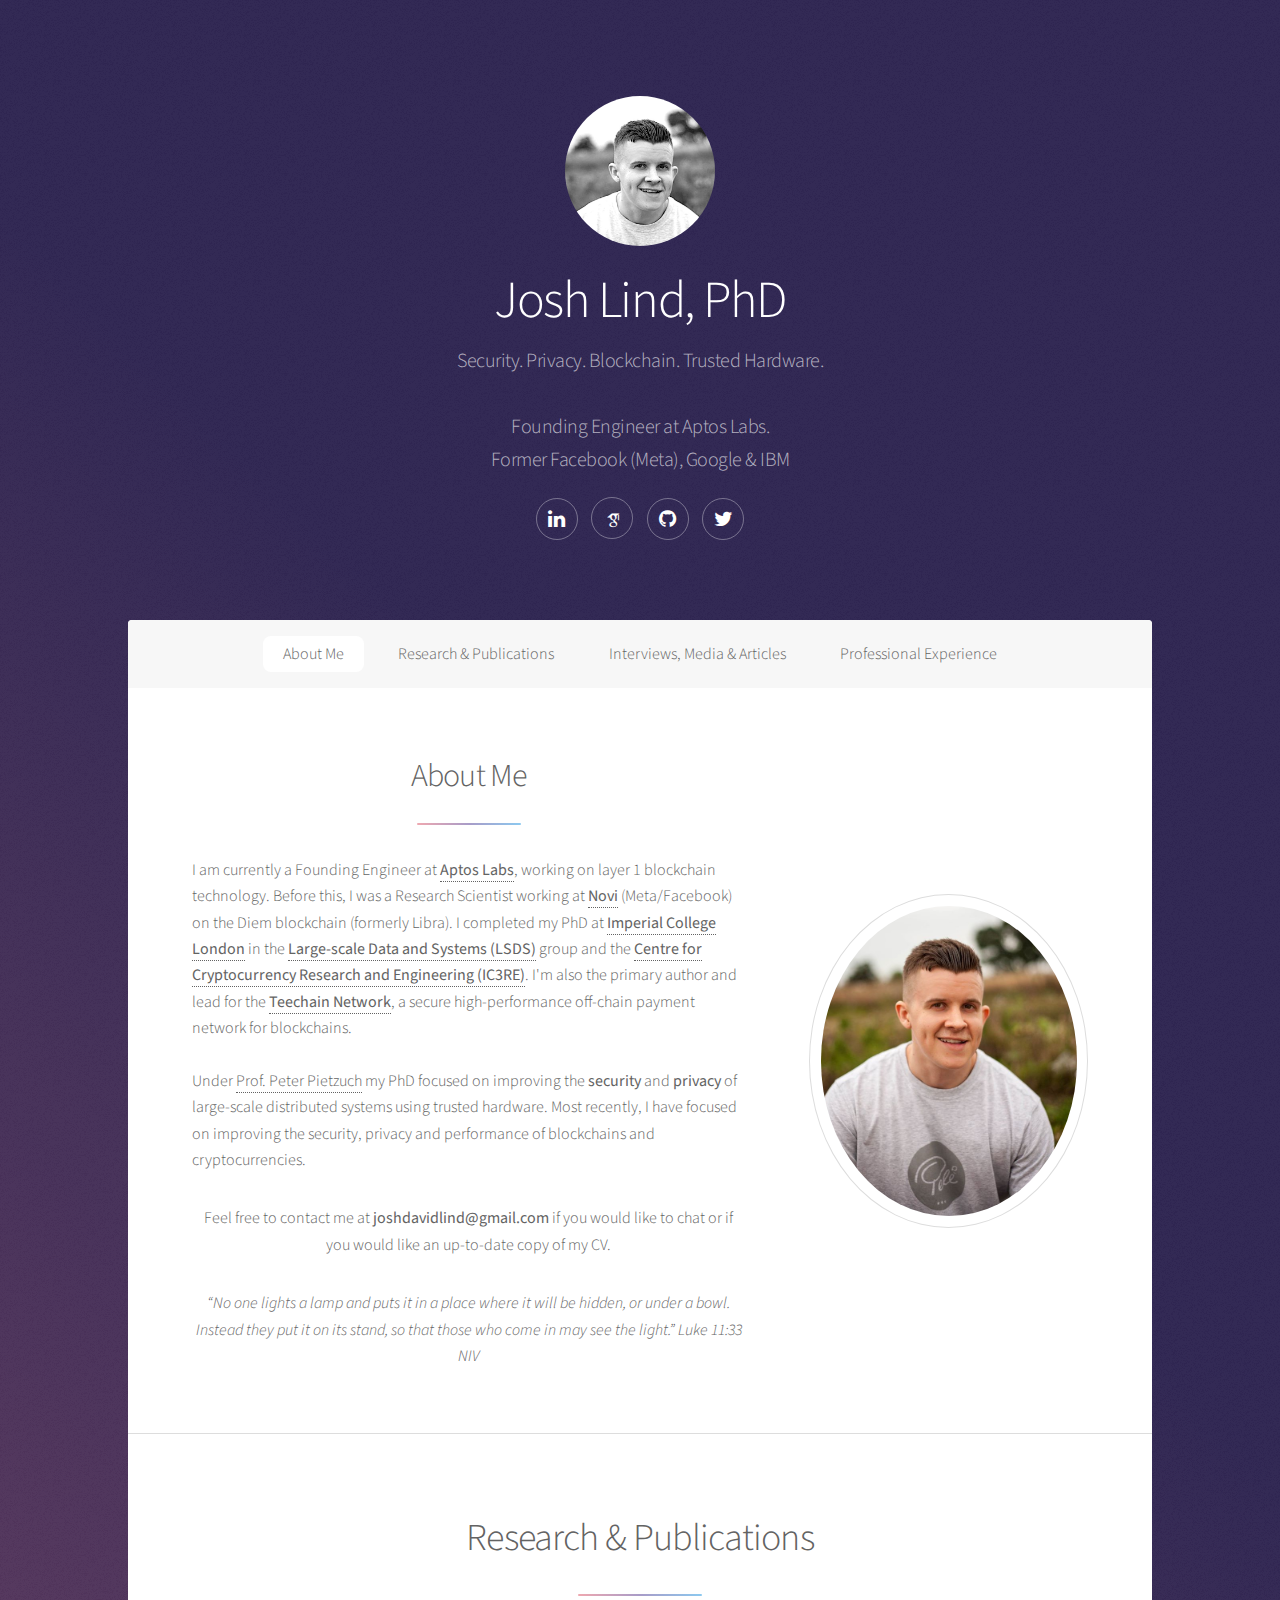
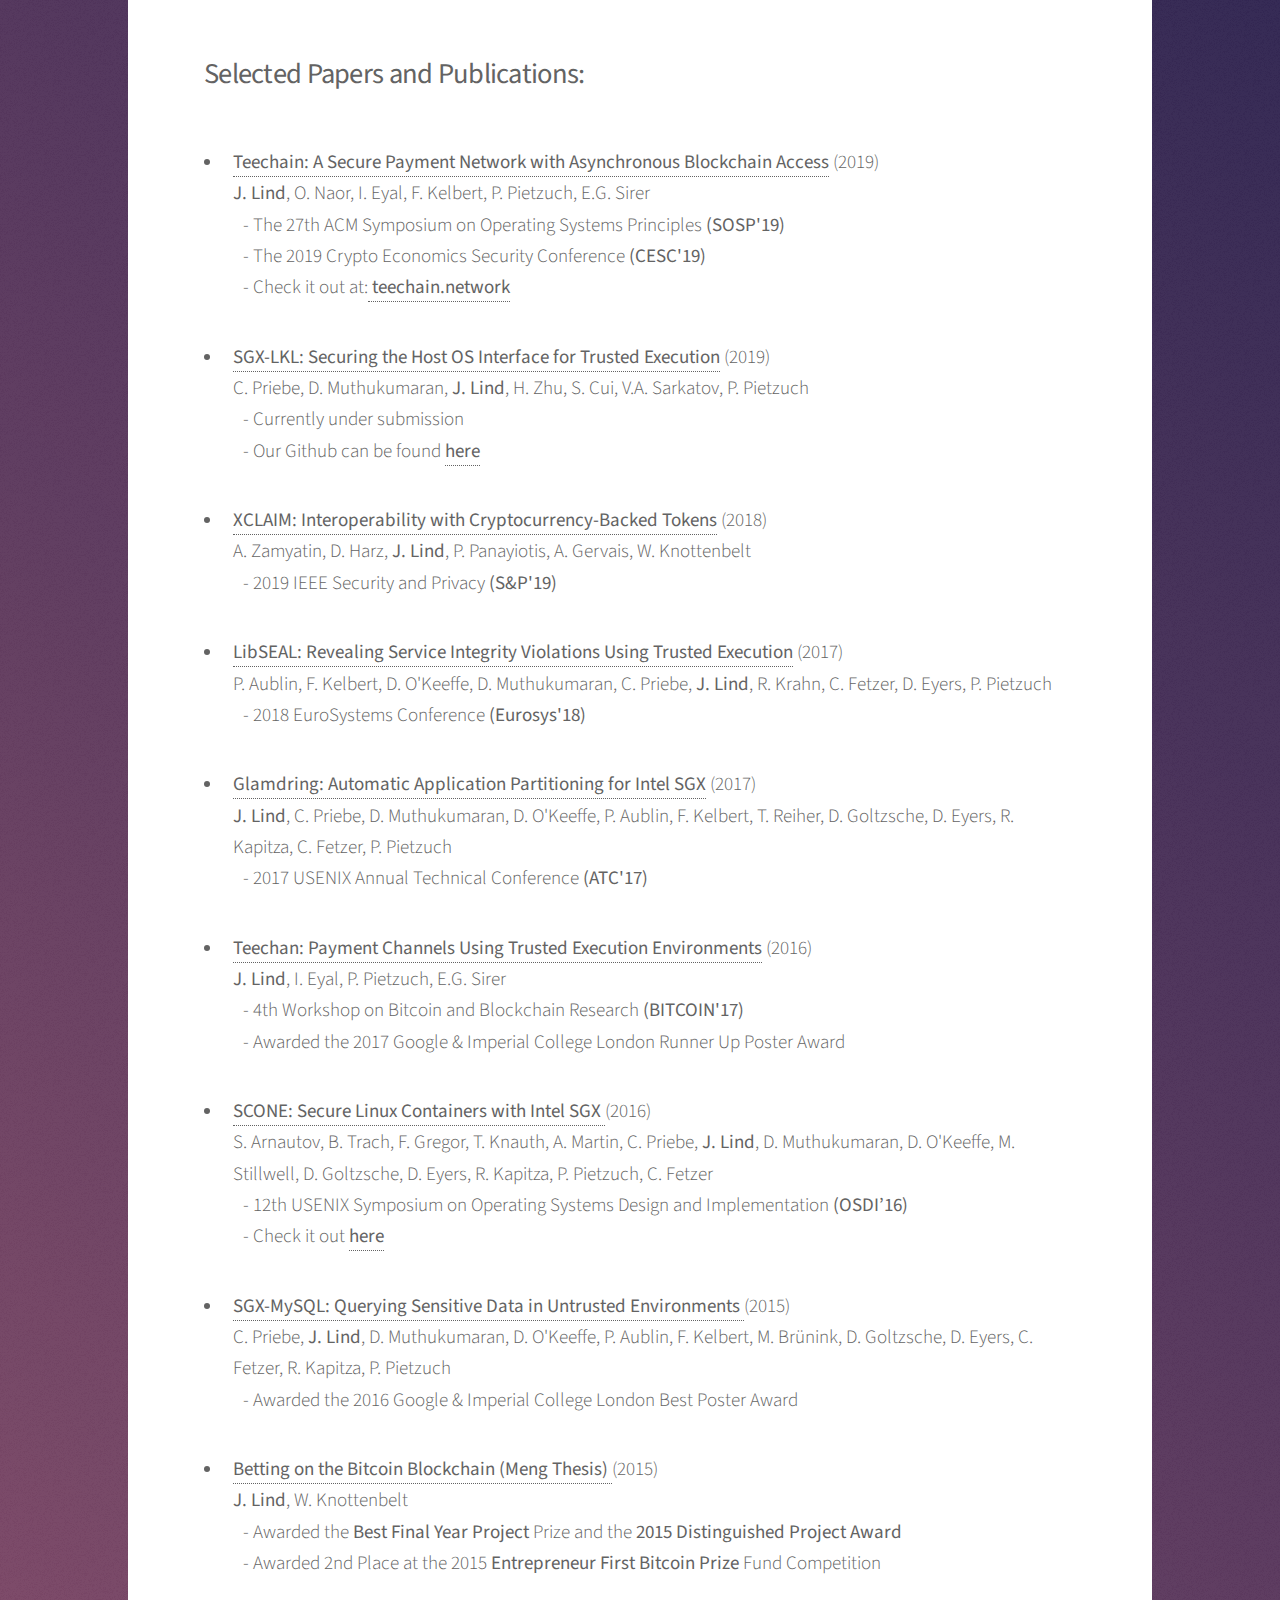
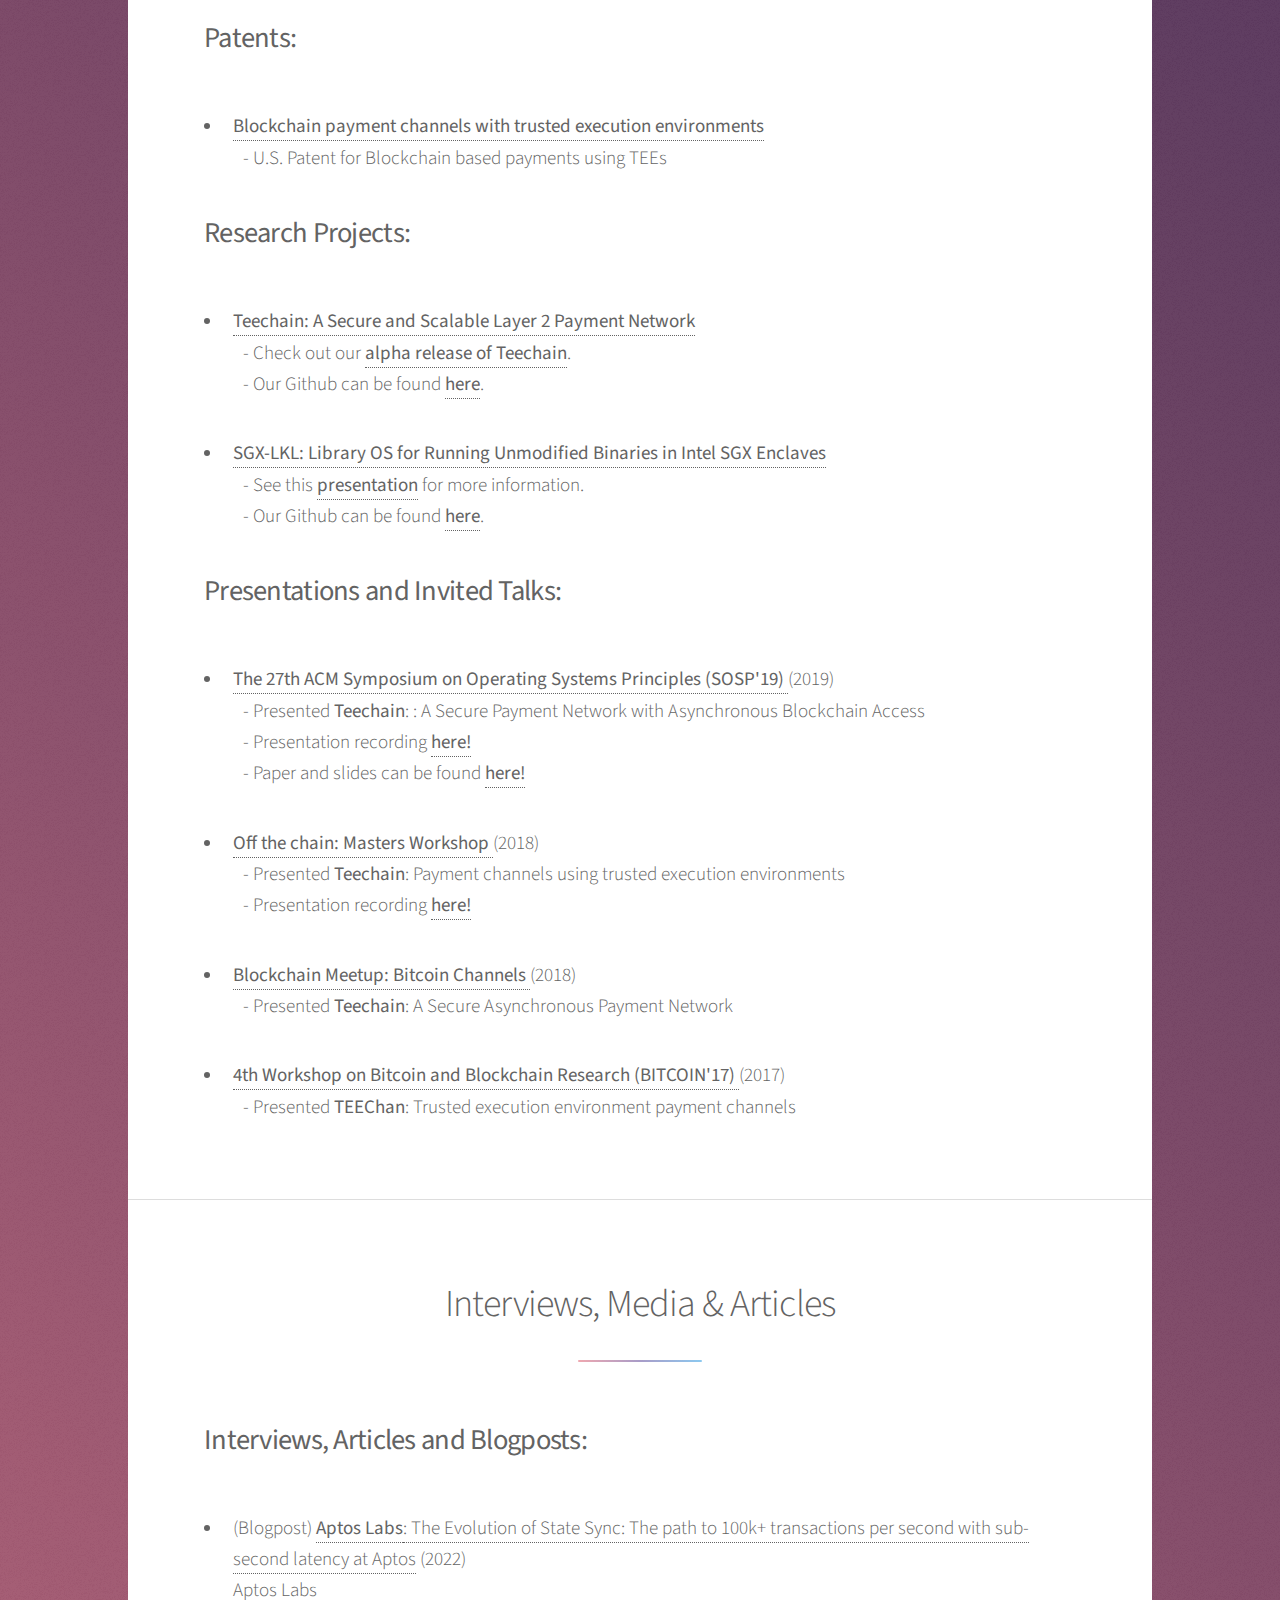
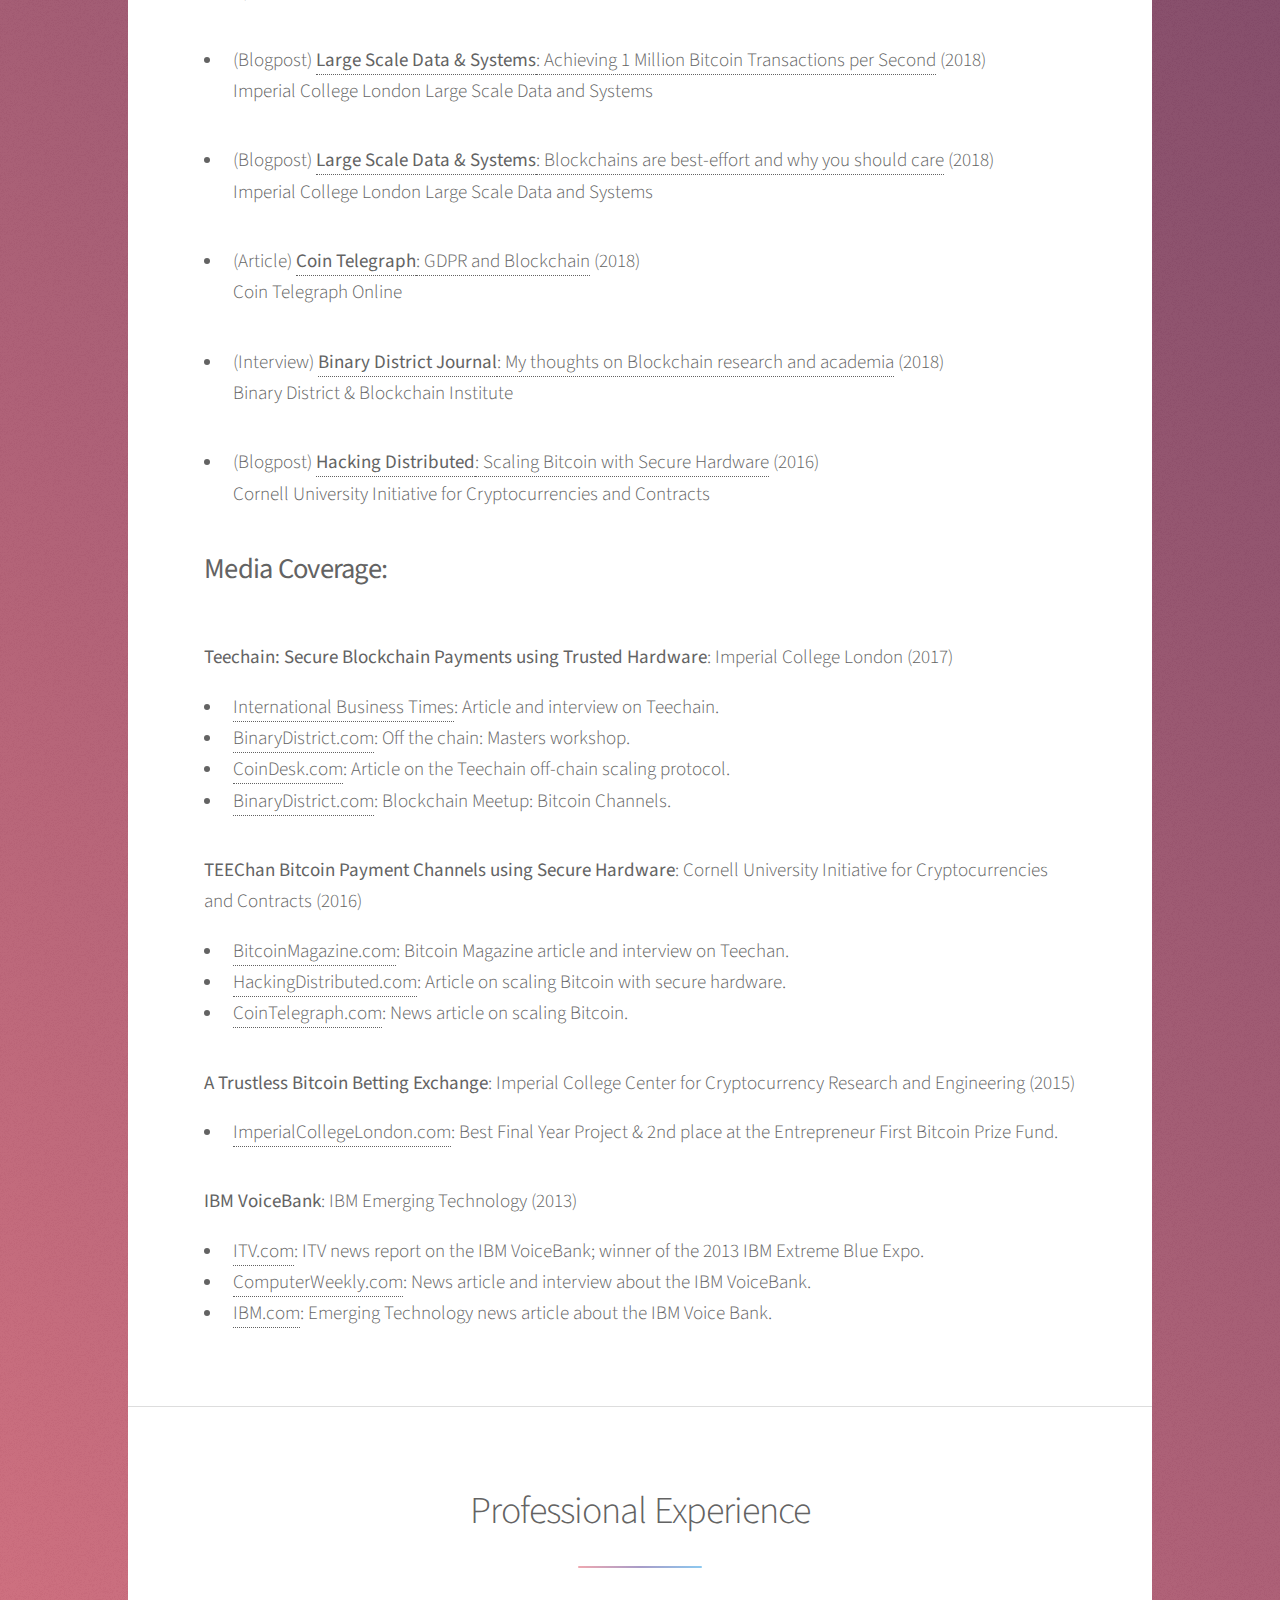
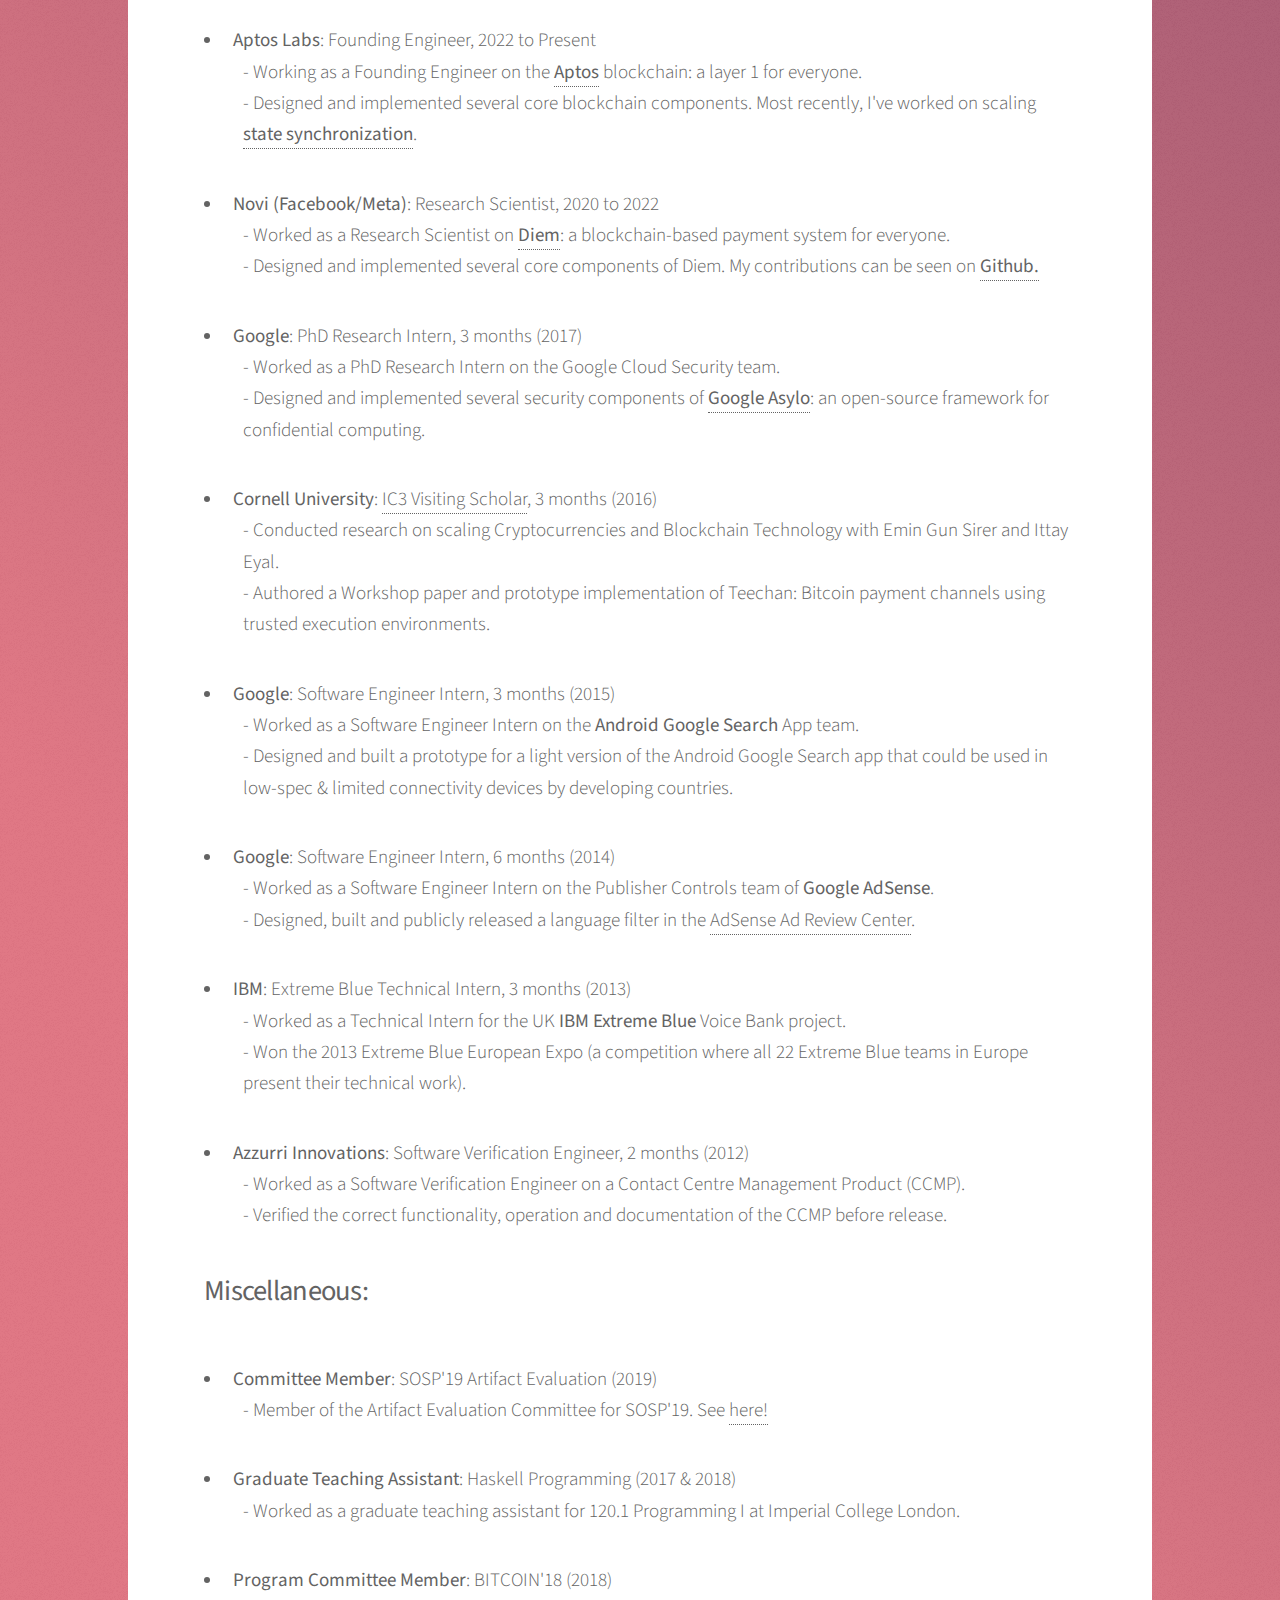
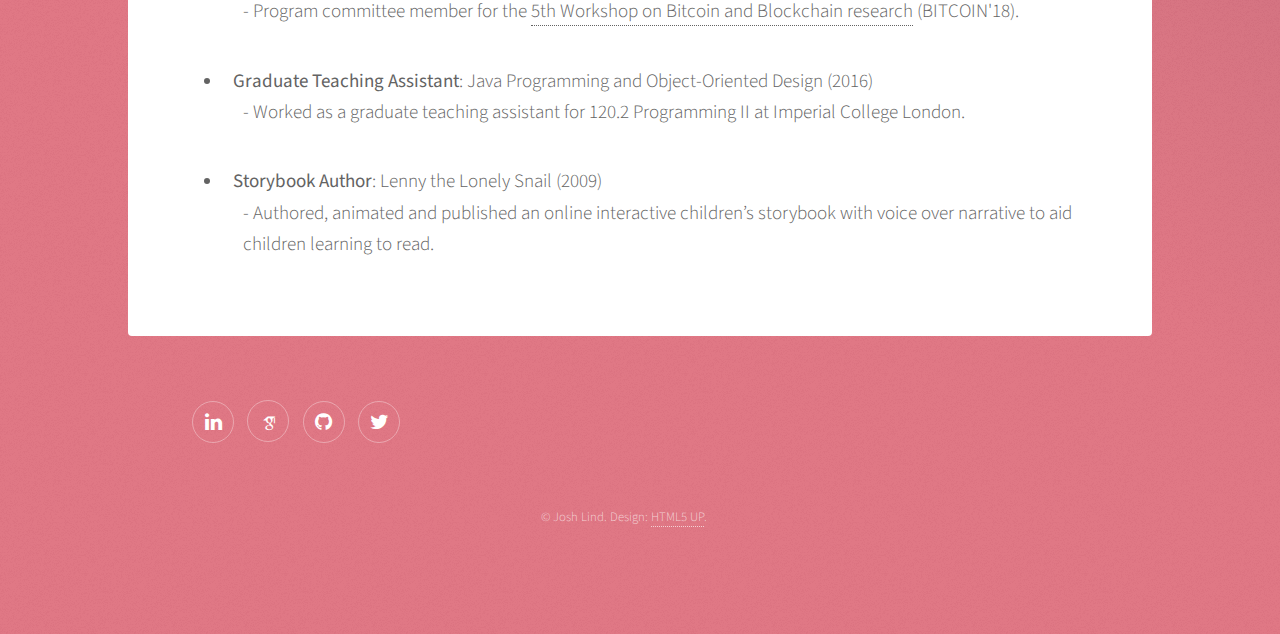
<file: index.html>
<!DOCTYPE HTML>
<!--
	Stellar by HTML5 UP
	html5up.net | @ajlkn
	Free for personal and commercial use under the CCA 3.0 license (html5up.net/license)
-->
<html>
	<head>
		<title>Josh Lind</title>
		<meta charset="utf-8" />
		<meta name="viewport" content="width=device-width, initial-scale=1" />
		<!--[if lte IE 8]><script src="assets/js/ie/html5shiv.js"></script><![endif]-->
		<link rel="stylesheet" href="assets/css/main.css" />
		<link rel="stylesheet" href="assets/css/academicons.css"/>
		<!--[if lte IE 9]><link rel="stylesheet" href="assets/css/ie9.css" /><![endif]-->
		<!--[if lte IE 8]><link rel="stylesheet" href="assets/css/ie8.css" /><![endif]-->
		<base target="_blank">
	    <link rel="icon" type="image/x-icon" href="favicon.ico">
	</head>
	<body>

		<!-- Wrapper -->
			<div id="wrapper">

				<!-- Header -->
					<header id="header" class="alt">
						<span class="logo"><img src="images/Josh_Lind.jpeg" style="width: 150px; height: 150px; border-radius: 50%;" alt="" /></span>
						<h1>Josh Lind, PhD</h1>
						<p>Security. Privacy. Blockchain. Trusted Hardware. <br><br> Founding Engineer at Aptos Labs. <br> Former Facebook (Meta), Google & IBM <br><p>
						  <ul class="icons">
							<li><a href="https://www.linkedin.com/in/joshdavidlind" class="icon fa-linkedin alt"><span class="label">LinkedIn</span></a></li>
							<li><a href="https://scholar.google.com/citations?user=uW5F3xgAAAAJ&hl=en" class="icon fa-1x alt scholar"><span class="ai ai-google-scholar scholar-inside"></span><span class="label">Google Scholar</span></a></li>
							<li><a href="https://github.com/JoshLind" class="icon fa-github alt"><span class="label">GitHub</span></a></li>
							<li><a href="https://twitter.com/the_josh_lind" class="icon fa-twitter alt"><span class="label">Twitter</span></a></li>
						  </ul>
					</header>

				<!-- Nav -->
					<nav id="nav">
						<ul>
							<li><a href="#aboutme" target="_self" class="active">About Me</a></li>
							<li><a href="#pubs" target="_self">Research & Publications</a></li>
							<li><a href="#media" target="_self">Interviews, Media & Articles</a></li>
							<li><a href="#experience" target="_self">Professional Experience</a></li>
						</ul>
					</nav>

		  <!-- Main -->
          <div id="main">

            <!-- About -->
              <section id="aboutme" class="main special">
                <div class="spotlight">
                  <div class="content">
                    <header class="major">
                      <h2>About Me</h2>
                    </header>
                    <p align="left">
					I am currently a Founding Engineer at <b><a href="https://aptoslabs.com/">Aptos Labs</a></b>, working on layer 1 blockchain technology. Before this, I was a Research Scientist working at
					<b><a href="https://www.novi.com/">Novi</a></b> (Meta/Facebook) on the Diem blockchain (formerly Libra).

					I completed my PhD at <b><a href="https://www.imperial.ac.uk/">Imperial College London</a></b> in the <b><a href="https://lsds.doc.ic.ac.uk/">Large-scale Data and Systems (LSDS)</a></b> group
					and the <b><a href="https://www.imperial.ac.uk/cryptocurrency">Centre for Cryptocurrency Research and Engineering (IC3RE)</a></b>.
					I'm also the primary author and lead for the <a href="https://www.teechain.network"><b>Teechain Network</b></a>, a secure high-performance off-chain
					payment network for blockchains.
					</br></br>

					Under <a href="https://scholar.google.com/citations?user=vYcHYoYAAAAJ&hl=en">Prof. Peter Pietzuch</a> my PhD focused on improving
					the <b>security</b> and <b>privacy</b> of large-scale distributed systems using trusted hardware. Most recently, I have focused on improving the security, privacy
					and performance of blockchains and cryptocurrencies.

					</p>
					Feel free to contact me at <b><span class="reverse">moc.liamg@dnildivadhsoj</span></b> if you would like to chat or if you would like an up-to-date copy of my CV.
                    </p>

					<p>
					<i>
					“No one lights a lamp and puts it in a place where it will be hidden, or under a bowl. Instead they put it on its stand, so that those who
					come in may see the light.” Luke 11:33 NIV
					</i>
					</p>
                  </div>
                  <span class="image"><img src="images/pic01-short.jpg" alt="" /></span>
                </div>
              </section>

            <!-- Publications -->
              <section id="pubs" class="main special"  style="font-size:19px">
                <header class="major">
                  <h2>Research & Publications</h2>
                </header>

				<header class="align-left">
                      <h2><b>Selected Papers and Publications:</b></h2></br>
                </header>

				<ul class="align-left">
				<li>
				<a href="https://arxiv.org/abs/1707.05454"><b>Teechain: A Secure Payment Network with Asynchronous Blockchain Access</b></a> (2019)</br>
				<b>J. Lind</b>, O. Naor, I. Eyal, F. Kelbert, P. Pietzuch, E.G. Sirer</br>
					<p style="padding-left:10px">
					    - The 27th ACM Symposium on Operating Systems Principles<b> (SOSP'19) </b></br>
						- The 2019 Crypto Economics Security Conference <b>(CESC'19)</b></br>
						- Check it out at:<b><a href="https://www.teechain.network"> teechain.network</a></b></br>
					</p>
				</li>
				</ul>

				<ul class="align-left">
				<li>
				<a href="https://arxiv.org/abs/1908.11143"><b>SGX-LKL: Securing the Host OS Interface for Trusted Execution</b></a> (2019)</br>
				C. Priebe, D. Muthukumaran, <b>J. Lind</b>, H. Zhu, S. Cui, V.A. Sarkatov, P. Pietzuch
					<p style="padding-left:10px">
					    - Currently under submission</br>
						- Our Github can be found <a href="https://github.com/lsds/sgx-lkl"><b>here</b></a></br>
					</p>
				</li>
				</ul>

				<ul class="align-left">
				<li>
				<a href="https://www.ieee-security.org/TC/SP2019/program-papers.html"><b>XCLAIM: Interoperability with Cryptocurrency-Backed Tokens</b></a> (2018)</br>
				A. Zamyatin, D. Harz, <b>J. Lind</b>, P. Panayiotis, A. Gervais, W. Knottenbelt</br>
					<p style="padding-left:10px">
						- 2019 IEEE Security and Privacy<b> (S&P'19)</b>
					</p>
				</li>
				</ul>

				<ul class="align-left">
				<li>
				<a href="https://dl.acm.org/citation.cfm?id=3190508.3190547"><b>LibSEAL: Revealing Service Integrity Violations Using Trusted Execution</b></a> (2017)</br>
				P. Aublin, F. Kelbert, D. O'Keeffe, D. Muthukumaran, C. Priebe, <b>J. Lind</b>, R. Krahn, C. Fetzer, D. Eyers, P. Pietzuch
					<p style="padding-left:10px">
						- 2018 EuroSystems Conference <b>(Eurosys'18)</b>
					</p>
				</li>
				</ul>

				<ul class="align-left">
				<li>
				<a href="https://www.usenix.org/system/files/conference/atc17/atc17-lind.pdf"><b>Glamdring: Automatic Application Partitioning for Intel SGX</b></a> (2017)</br>
				<b>J. Lind</b>, C. Priebe, D. Muthukumaran, D. O'Keeffe, P. Aublin, F. Kelbert, T. Reiher, D. Goltzsche, D. Eyers, R. Kapitza, C. Fetzer, P. Pietzuch
					<p style="padding-left:10px">
						- 2017 USENIX Annual Technical Conference <b/>(ATC'17)</b>
					</p>
				</li>
				</ul>

				<ul class="align-left">
				<li>
				<a href="https://arxiv.org/abs/1612.07766"><b>Teechan: Payment Channels Using Trusted Execution Environments</b></a> (2016)</br>
				<b>J. Lind</b>, I. Eyal, P. Pietzuch, E.G. Sirer
					<p style="padding-left:10px">
						- 4th Workshop on Bitcoin and Blockchain Research <b>(BITCOIN'17)</b></br>
						- Awarded the 2017 Google & Imperial College London Runner Up Poster Award
					</p>
				</li>
				</ul>

				<ul class="align-left">
				<li>
				<a href="https://www.usenix.org/system/files/conference/osdi16/osdi16-arnautov.pdf"><b>SCONE: Secure Linux Containers with Intel SGX </b></a>(2016)</br>
				S. Arnautov, B. Trach, F. Gregor, T. Knauth, A. Martin, C. Priebe, <b>J. Lind</b>, D. Muthukumaran, D. O'Keeffe, M. Stillwell, D. Goltzsche, D. Eyers, R. Kapitza, P. Pietzuch, C. Fetzer
					<p style="padding-left:10px">
						- 12th USENIX Symposium on Operating Systems Design and Implementation <b>(OSDI’16)</b></br>
						- Check it out <b><a href="https://sconecontainers.github.io/">here</a></b></br>
					</p>
				</li>
				</ul>

				<ul class="align-left">
				<li>
				<a><b>SGX-MySQL: Querying Sensitive Data in Untrusted Environments </b></a>(2015)</br>
				C. Priebe, <b>J. Lind</b>, D. Muthukumaran, D. O'Keeffe, P. Aublin, F. Kelbert, M. Brünink, D. Goltzsche, D. Eyers, C. Fetzer, R. Kapitza, P. Pietzuch
					<p style="padding-left:10px">
						- Awarded the 2016 Google & Imperial College London Best Poster Award
					</p>
				</li>
				</ul>

				<ul class="align-left">
				<li>
				<a href="https://www.doc.ic.ac.uk/teaching/distinguished-projects/2015/j.lind.pdf"><b>Betting on the Bitcoin Blockchain (Meng Thesis) </b></a>(2015)</br>
				<b>J. Lind</b>, W. Knottenbelt
					<p style="padding-left:10px">
						- Awarded the <b>Best Final Year Project</b> Prize and the <b>2015 Distinguished Project Award</b></br>
						- Awarded 2nd Place at the 2015 <b>Entrepreneur First Bitcoin Prize</b> Fund Competition
					</p>
				</li>
				</ul>

				<header class="align-left">
                      <h2><b>Patents:</b></h2></br>
                </header>

				<ul class="align-left">
				<li>
				<a href="https://patents.google.com/patent/US20190095879A1/en"><b>Blockchain payment channels with trusted execution environments </b></a></br>
					<p style="padding-left:10px">
						- U.S. Patent for Blockchain based payments using TEEs
					</p>
				</li>
				</ul>

				<header class="align-left">
                      <h2><b>Research Projects:</b></h2></br>
                </header>

				<ul class="align-left">
				<li>
				<a href="https://teechain.network"><b>Teechain: A Secure and Scalable Layer 2 Payment Network </b></a></br>
					<p style="padding-left:10px">
						- Check out our <a href="https://teechain.network"><b>alpha release of Teechain</b></a>.</br>
						- Our Github can be found <a href="https://github.com/lsds/Teechain"><b>here</b></a>.</br>
					</p>
				</li>
				</ul>

				<ul class="align-left">
				<li>
				<a href="https://teechain.network"><b>SGX-LKL: Library OS for Running Unmodified Binaries in Intel SGX Enclaves </b></a></br>
					<p style="padding-left:10px">
						- See this <b><a href="http://www.cl.cam.ac.uk/~jac22/talks/ox-strachey-6.3.2018.pptx">presentation</a></b> for more information.</br>
						- Our Github can be found <a href="https://github.com/lsds/sgx-lkl"><b>here</b></a>.</br>
					</p>
				</li>
				</ul>

				<header class="align-left">
                      <h2><b>Presentations and Invited Talks:</b></h2></br>
                </header>

				<ul class="align-left">
				<li>
				<a href="https://binarydistrict.com/events/workshop/development/master-workshop-off-the-chain"><b>The 27th ACM Symposium on Operating Systems Principles (SOSP'19) </b></a>(2019)</br>
					<p style="padding-left:10px">
					 	- Presented <b>Teechain</b>: : A Secure Payment Network with Asynchronous Blockchain Access</br>
						- Presentation recording <a href="https://sosp19.rcs.uwaterloo.ca/videos/D1-S2-P1.mp4"><b>here!</b></a></br>
						- Paper and slides can be found <a href="https://sosp19.rcs.uwaterloo.ca/program.html"><b>here!</b></a>
					</p>
				</li>
				</ul>

				<ul class="align-left">
				<li>
				<a href="https://binarydistrict.com/events/workshop/development/master-workshop-off-the-chain"><b>Off the chain: Masters Workshop </b></a>(2018)</br>
					<p style="padding-left:10px">
					 	- Presented <b>Teechain</b>: Payment channels using trusted execution environments</br>
						- Presentation recording <a href="https://www.youtube.com/watch?v=9XwnnPNcgbM"><b>here!</b></a>
					</p>
				</li>
				</ul>

				<ul class="align-left">
				<li>
				<a href="https://binarydistrict.com/events/meetup/newtech/bitcoin-channels"><b> Blockchain Meetup: Bitcoin Channels </b></a>(2018)</br>
					<p style="padding-left:10px">
					 	- Presented <b>Teechain</b>: A Secure Asynchronous Payment Network</br>
					</p>
				</li>
				</ul>

				<ul class="align-left">
				<li>
				<a href="https://fc17.ifca.ai/bitcoin/schedule.html"><b> 4th Workshop on Bitcoin and Blockchain Research (BITCOIN'17) </b></a>(2017)</br>
					<p style="padding-left:10px">
					 	- Presented <b>TEEChan</b>: Trusted execution environment payment channels</br>
					</p>
				</li>
				</ul>

              </section>

            <!-- Media -->
              <section id="media" class="main special" style="font-size:19px">
                <header class="major">
                  <h2>Interviews, Media & Articles</h2>
                </header>

				<header class="align-left">
                      <h2><b>Interviews, Articles and Blogposts:</b></h2></br>
                </header>

			  	<ul class="align-left">
				  	<li>
						(Blogpost) <b><a href="https://medium.com/aptoslabs/the-evolution-of-state-sync-the-path-to-100k-transactions-per-second-with-sub-second-latency-at-52e25a2c6f10">Aptos Labs</b>: The Evolution of State Sync: The path to 100k+ transactions per second with sub-second latency at Aptos</a> (2022) </br>
						Aptos Labs </br>
				  	</li>
			  	</ul>

				<ul class="align-left">
				<li>
				(Blogpost) <b><a href="https://lsds.doc.ic.ac.uk/content/achieving-1-million-bitcoin-transactions-second">Large Scale Data & Systems</b>: Achieving 1 Million Bitcoin Transactions per Second</a> (2018) </br>
				Imperial College London Large Scale Data and Systems </br>
				</li>
				</ul>

				<ul class="align-left">
				<li>
				(Blogpost) <b><a href="https://lsds.doc.ic.ac.uk/content/blockchains-are-best-effort-and-why-you-should-care">Large Scale Data & Systems</b>: Blockchains are best-effort and why you should care</a> (2018) </br>
				Imperial College London Large Scale Data and Systems </br>
				</li>
				</ul>

				<ul class="align-left">
				<li>
				(Article) <b><a href="https://cointelegraph.com/news/gdpr-and-blockchain-is-the-new-eu-data-protection-regulation-a-threat-or-an-incentive">Coin Telegraph</b>: GDPR and Blockchain</a> (2018) <br>
				Coin Telegraph Online</br>
				</li>
				</ul>

				<ul class="align-left">
				<li>
				(Interview) <b><a href="https://journal.binarydistrict.com/joshua-lind-best-results-will-come-from-academia-industry-and-community-working-together/">Binary District Journal</b>: My thoughts on Blockchain research and academia</a> (2018) </br>
				Binary District & Blockchain Institute</br>
				</li>
				</ul>

				<ul class="align-left">
				<li>
				(Blogpost) <b><a href="http://hackingdistributed.com/2016/12/22/scaling-bitcoin-with-secure-hardware/">Hacking Distributed</b>: Scaling Bitcoin with Secure Hardware</a> (2016) </br>
				Cornell University Initiative for Cryptocurrencies and Contracts</br>
				</li>
				</ul>

				<header class="align-left">
                      <h2><b>Media Coverage:</b></h2></br>
                </header>

				<p class="align-left" ><b>Teechain: Secure Blockchain Payments using Trusted Hardware</b>: Imperial College London (2017)
                <ul class="align-left">
				  <li><a href="https://www.ibtimes.co.uk/cornells-ic3-tackles-off-chain-transactions-intel-sgx-1624069">International Business Times</a>: Article and interview on Teechain.
				  <li><a href="https://binarydistrict.com/workshop/master-workshop-off-the-chain/">BinaryDistrict.com</a>: Off the chain: Masters workshop.</li>
				  <li><a href="https://www.coindesk.com/ic3-debuts-upgraded-off-chain-transaction-protocol-teechain/">CoinDesk.com</a>: Article on the Teechain off-chain scaling protocol.</li>
				  <li><a href="https://binarydistrict.com/courses/bitcoin-channels/">BinaryDistrict.com</a>: Blockchain Meetup: Bitcoin Channels.</li>
                </ul>
				</p>

				<p class="align-left" ><b>TEEChan Bitcoin Payment Channels using Secure Hardware</b>: Cornell University Initiative for Cryptocurrencies and Contracts (2016)
                <ul class="align-left">
				  <li><a href="https://bitcoinmagazine.com/articles/the-teechan-solution-scaling-bitcoin-with-trusted-hardware-1482956340">BitcoinMagazine.com</a>: Bitcoin Magazine article and interview on Teechan.
                  <li><a href="http://hackingdistributed.com/2016/12/22/scaling-bitcoin-with-secure-hardware/">HackingDistributed.com</a>: Article on scaling Bitcoin with secure hardware.</li>
				  <li><a href="https://cointelegraph.com/news/bitcoin-block-size-and-scaling-issues-may-be-solved-with-this-new-solution">CoinTelegraph.com</a>: News article on scaling Bitcoin.</li>
                </ul>
				</p>

				<p class="align-left" ><b>A Trustless Bitcoin Betting Exchange</b>: Imperial College Center for Cryptocurrency Research and Engineering (2015)
                <ul class="align-left">
				  <li><a href="http://www.imperial.ac.uk/cryptocurrency/projects/student-projects/">ImperialCollegeLondon.com</a>: Best Final Year Project & 2nd place at the Entrepreneur First Bitcoin Prize Fund.
                </ul>
				</p>

				<p class="align-left" ><b>IBM VoiceBank</b>: IBM Emerging Technology (2013)
                <ul class="align-left">
				  <li><a href="http://www.itv.com/news/meridian/update/2013-10-26/ibm-applaud-students-idea/">ITV.com</a>: ITV news report on the IBM VoiceBank; winner of the 2013 IBM Extreme Blue Expo.
                  <li><a href="http://www.computerweekly.com/video/IBM-Extreme-Blue-2013-Voice-Bank-project-captures-the-human-voice">ComputerWeekly.com</a>: News article and interview about the IBM VoiceBank.</li>
				  <li><a href="https://www.ibm.com/blogs/emerging-technology/projects/voice-bank/">IBM.com</a>: Emerging Technology news article about the IBM Voice Bank.</li>
                </ul>
				</p>
              </section>

            <!-- Experience-->
              <section id="experience" class="main special" style="font-size:19px">
                <header class="major">
                  <h2>Professional Experience</h2>
                </header>

			  	<ul class="align-left">
			  	<li>
				<b>Aptos Labs</b>: Founding Engineer, 2022 to Present</br>
					<p style="padding-left:10px">
					  - Working as a Founding Engineer on the <a href="https://aptoslabs.com/"><b>Aptos</b></a> blockchain: a layer 1 for everyone.</br>
					  - Designed and implemented several core blockchain components. Most recently, I've worked on scaling <a href="https://medium.com/aptoslabs/the-evolution-of-state-sync-the-path-to-100k-transactions-per-second-with-sub-second-latency-at-52e25a2c6f10"><b>state synchronization</b></a>.
					</p>
			  	</li>
			  	</ul>


				<ul class="align-left">
				<li>
				<b>Novi (Facebook/Meta)</b>: Research Scientist, 2020 to 2022</br>
					<p style="padding-left:10px">
						- Worked as a Research Scientist on <a href="https://www.diem.com/en-us/"><b>Diem</b></a>: a blockchain-based payment system for everyone.</br>
					 	- Designed and implemented several core components of Diem. My contributions can be seen on <a href="https://github.com/JoshLind"><b>Github.</b></a>
					</p>
				</li>
				</ul>

				<ul class="align-left">
				<li>
				<b>Google</b>: PhD Research Intern, 3 months (2017)</br>
					<p style="padding-left:10px">
						- Worked as a PhD Research Intern on the Google Cloud Security team.</br>
					 	- Designed and implemented several security components of <a href="https://cloudplatform.googleblog.com/2018/05/Introducing-Asylo-an-open-source-framework-for-confidential-computing.html"><b>Google Asylo</b></a>: an open-source framework for confidential computing.</li>
					</p>
				</li>
				</ul>

				<ul class="align-left">
				<li>
				<b>Cornell University</b>: <a href="http://www.initc3.org/">IC3 Visiting Scholar</a>, 3 months (2016)</br>
					<p style="padding-left:10px">
						- Conducted research on scaling Cryptocurrencies and Blockchain Technology with Emin Gun Sirer and Ittay Eyal.</br>
					 	- Authored a Workshop paper and prototype implementation of Teechan: Bitcoin payment channels using trusted execution environments.
					</p>
				</li>
				</ul>

				<ul class="align-left">
				<li>
				<b>Google</b>: Software Engineer Intern, 3 months (2015)</br>
					<p style="padding-left:10px">
						- Worked as a Software Engineer Intern on the <b>Android Google Search</b> App team.</br>
					 	- Designed and built a prototype for a light version of the Android Google Search app that could be used in low-spec & limited connectivity devices by developing countries.
					</p>
				</li>
				</ul>

				<ul class="align-left">
				<li>
				<b>Google</b>: Software Engineer Intern, 6 months (2014)</br>
					<p style="padding-left:10px">
						- Worked as a Software Engineer Intern on the Publisher Controls team of <b>Google AdSense</b>.</br>
					 	- Designed, built and publicly released a language filter in the <a href="https://adsense.googleblog.com/2014/10/new-control-filters-in-ad-review-center.html">AdSense Ad Review Center</a>.
					</p>
				</li>
				</ul>

				<ul class="align-left">
				<li>
				<b>IBM</b>: Extreme Blue Technical Intern, 3 months (2013)</br>
					<p style="padding-left:10px">
						- Worked as a Technical Intern for the UK <b>IBM Extreme Blue</b> Voice Bank project.</br>
					 	- Won the 2013 Extreme Blue European Expo (a competition where all 22 Extreme Blue teams in Europe present their technical work).
					</p>
				</li>
				</ul>

				<ul class="align-left">
				<li>
				<b>Azzurri Innovations</b>: Software Verification Engineer, 2 months (2012)</br>
					<p style="padding-left:10px">
						- Worked as a Software Verification Engineer on a Contact Centre Management Product (CCMP).</br>
					 	- Verified the correct functionality, operation and documentation of the CCMP before release.
					</p>
				</li>
				</ul>

				<header class="align-left">
                      <h2><b>Miscellaneous:</b></h2></br>
                </header>

				<ul class="align-left">
				<li>
				<b>Committee Member</b>: SOSP'19 Artifact Evaluation (2019)</br>
					<p style="padding-left:10px">
						- Member of the Artifact Evaluation Committee for SOSP'19. See <a href="https://sysartifacts.github.io/index.html">here!</a> </br>
					</p>
				</li>
				</ul>

				<ul class="align-left">
				<li>
				<b>Graduate Teaching Assistant</b>: Haskell Programming (2017 & 2018)</br>
					<p style="padding-left:10px">
						- Worked as a graduate teaching assistant for 120.1 Programming I at Imperial College London. </br>
					</p>
				</li>
				</ul>

				<ul class="align-left">
				<li>
				<b>Program Committee Member</b>: BITCOIN'18 (2018)</br>
					<p style="padding-left:10px">
						- Program committee member</a> for the <a href="http://fc18.ifca.ai/bitcoin/cfp.html">5th Workshop on Bitcoin and Blockchain research</a> (BITCOIN'18).</br>
					</p>
				</li>
				</ul>

				<ul class="align-left">
				<li>
				<b>Graduate Teaching Assistant</b>: Java Programming and Object-Oriented Design (2016)</br>
					<p style="padding-left:10px">
						- Worked as a graduate teaching assistant for 120.2 Programming II at Imperial College London. </br>
					</p>
				</li>
				</ul>

				<ul class="align-left">
				<li>
				<b>Storybook Author</b>: Lenny the Lonely Snail (2009)</br>
					<p style="padding-left:10px">
						- Authored, animated and published an online interactive children’s storybook with voice over narrative to aid children learning to read. </br>
					</p>
				</li>
				</ul>

              </section>

			</div>

				<!-- Footer -->
					<footer id="footer">
					<section>
						  <ul class="icons">
							<li><a href="https://www.linkedin.com/in/joshdavidlind/" class="icon fa-linkedin alt"><span class="label">LinkedIn</span></a></li>
							<li><a href="https://scholar.google.com/citations?user=uW5F3xgAAAAJ&hl=en" class="icon fa-1x alt scholar"><span class="ai ai-google-scholar scholar-inside"></span><span class="label">Google Scholar</span></a></li>
							<li><a href="https://github.com/JoshLind" class="icon fa-github alt"><span class="label">GitHub</span></a></li>
							<li><a href="https://twitter.com/aptos_ape" class="icon fa-twitter alt"><span class="label">Twitter</span></a></li>
						  </ul>
					</section>
					<p class="copyright">&copy; Josh Lind. Design: <a href="https://html5up.net">HTML5 UP</a>.</p>
					</footer>

			</div>

		<!-- Scripts -->
			<script src="assets/js/jquery.min.js"></script>
			<script src="assets/js/jquery.scrollex.min.js"></script>
			<script src="assets/js/jquery.scrolly.min.js"></script>
			<script src="assets/js/skel.min.js"></script>
			<script src="assets/js/util.js"></script>
			<!--[if lte IE 8]><script src="assets/js/ie/respond.min.js"></script><![endif]-->
			<script src="assets/js/main.js"></script>

		<!-- Lets Get some Analytics -->
		<script>
		  (function(i,s,o,g,r,a,m){i['GoogleAnalyticsObject']=r;i[r]=i[r]||function(){
		  (i[r].q=i[r].q||[]).push(arguments)},i[r].l=1*new Date();a=s.createElement(o),
		  m=s.getElementsByTagName(o)[0];a.async=1;a.src=g;m.parentNode.insertBefore(a,m)
		  })(window,document,'script','https://www.google-analytics.com/analytics.js','ga');

		  ga('create', 'UA-89982205-1', 'auto');
		  ga('send', 'pageview');

		</script>

	</body>
</html>
</file>
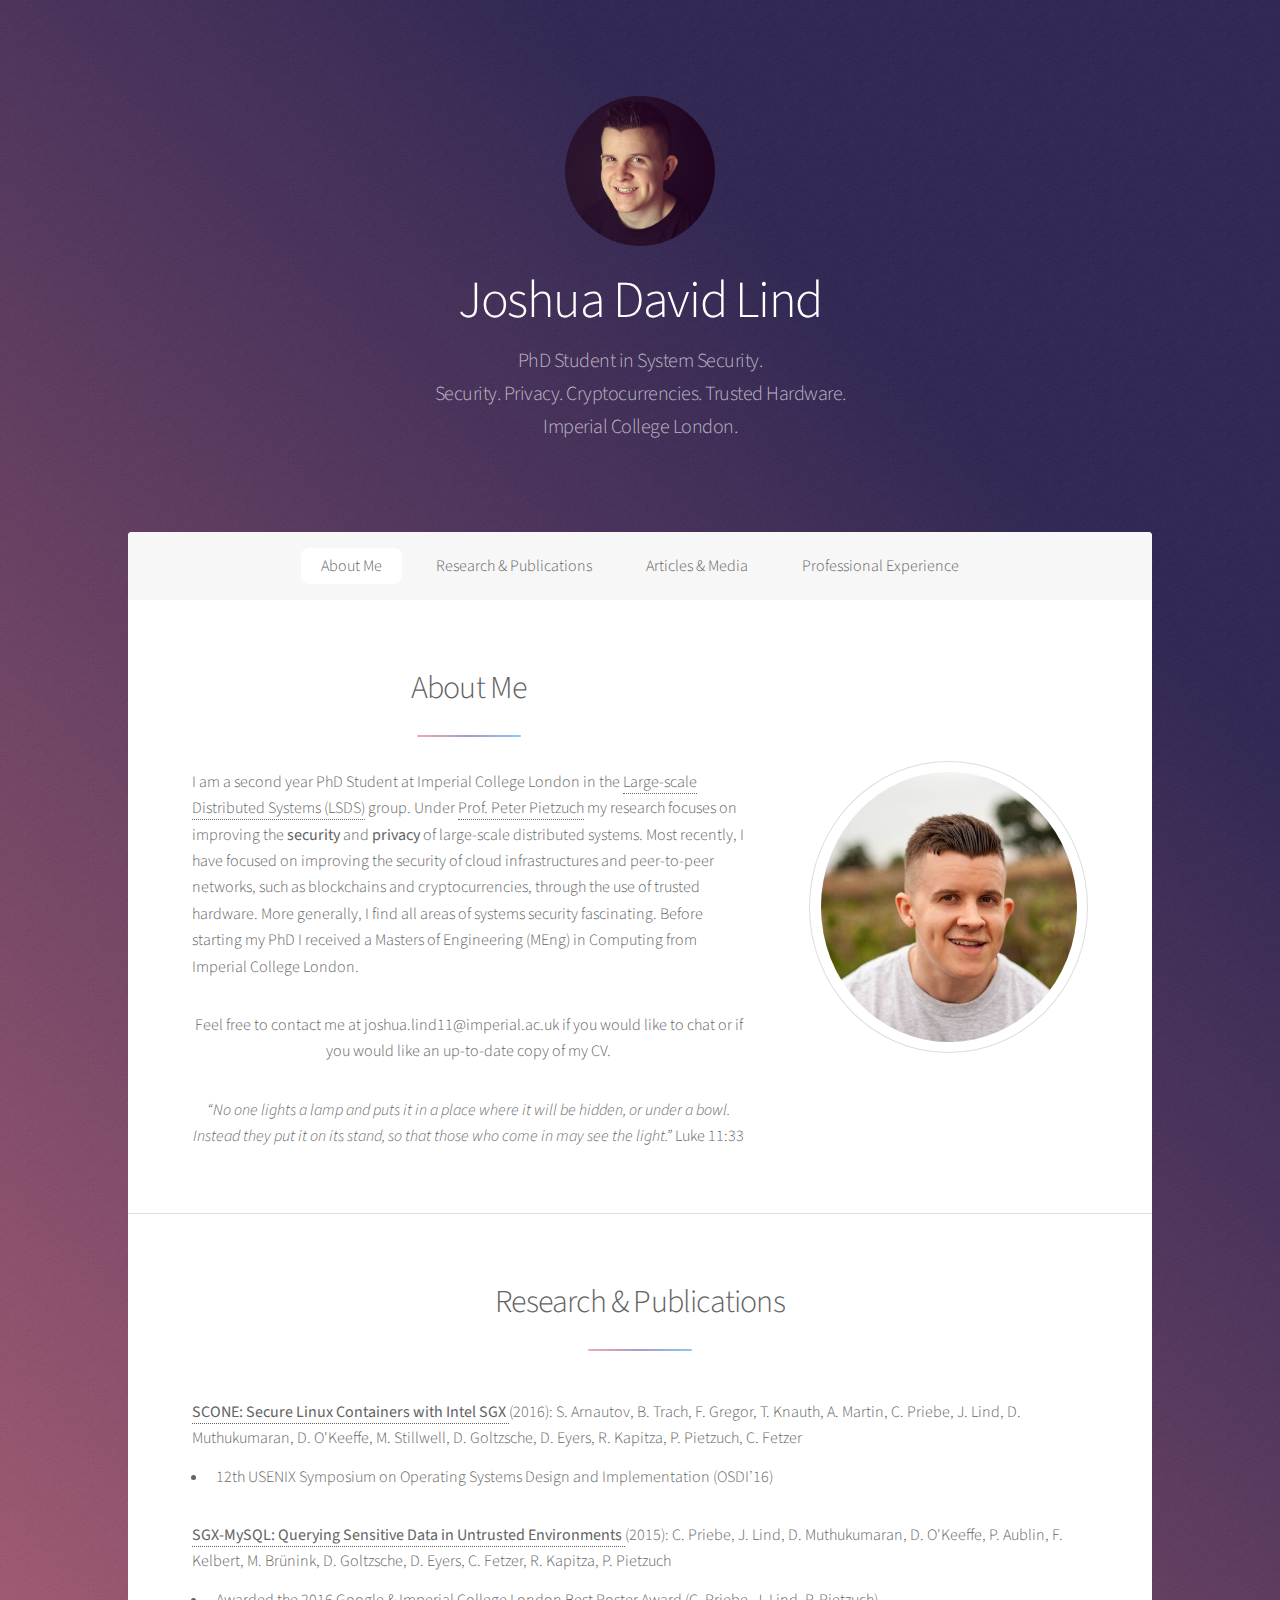
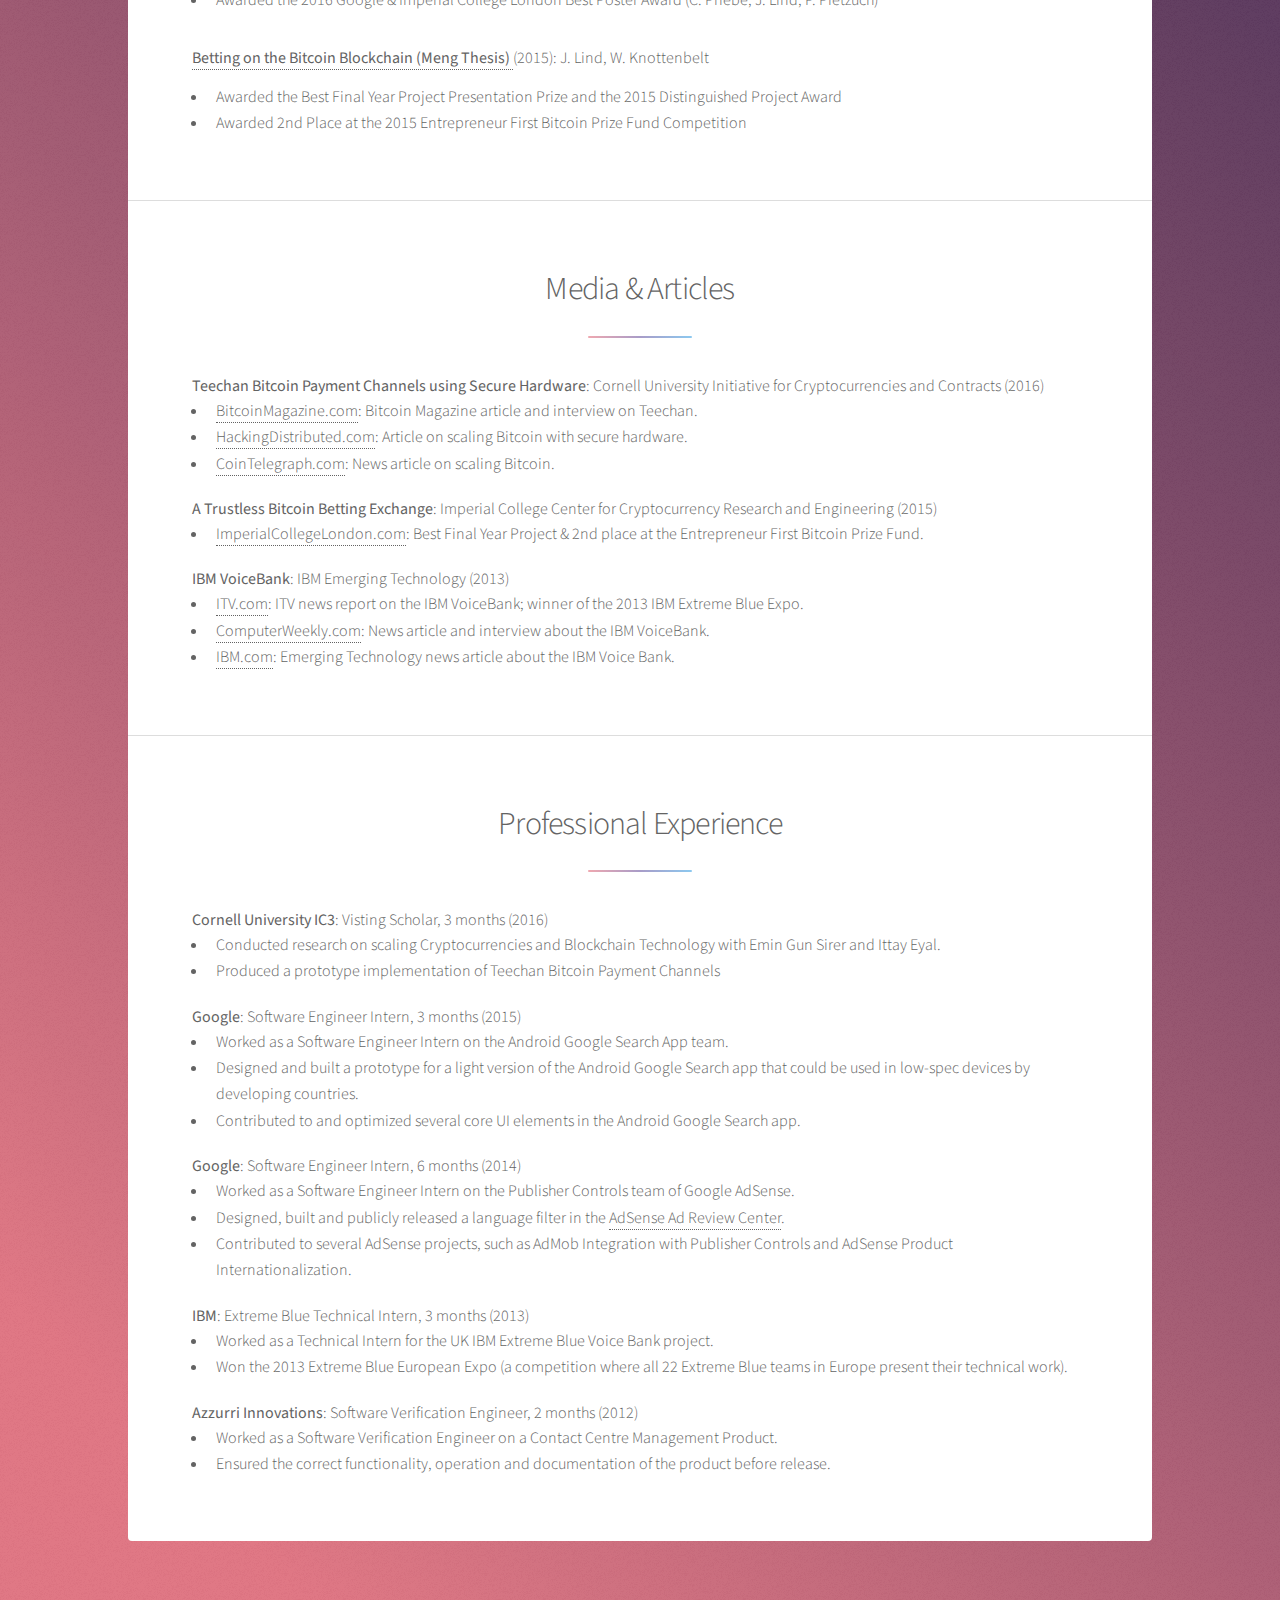
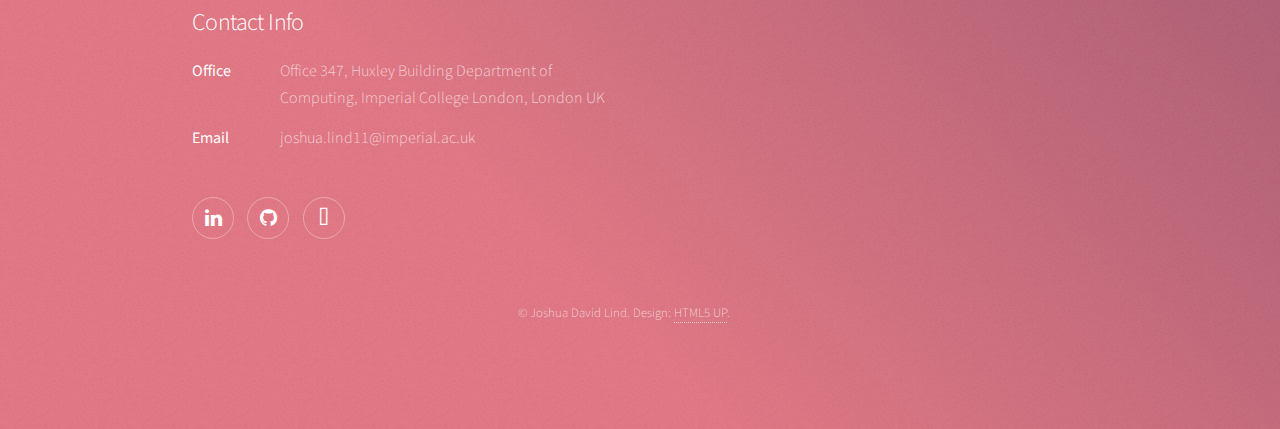
<file: JoshLind/index.html>
<!DOCTYPE HTML>
<!--
	Stellar by HTML5 UP
	html5up.net | @ajlkn
	Free for personal and commercial use under the CCA 3.0 license (html5up.net/license)
-->
<html>
	<head>
		<title>Joshua David Lind</title>
		<meta charset="utf-8" />
		<meta name="viewport" content="width=device-width, initial-scale=1" />
		<!--[if lte IE 8]><script src="assets/js/ie/html5shiv.js"></script><![endif]-->
		<link rel="stylesheet" href="assets/css/main.css" />
		<link rel="stylesheet" href="assets/css/academicons.css"/>
		<!--[if lte IE 9]><link rel="stylesheet" href="assets/css/ie9.css" /><![endif]-->
		<!--[if lte IE 8]><link rel="stylesheet" href="assets/css/ie8.css" /><![endif]-->
		<base target="_blank">
	</head>
	<body>

		<!-- Wrapper -->
			<div id="wrapper">

				<!-- Header -->
					<header id="header" class="alt">
						<span class="logo"><img src="images/PublicProfile.jpg" style="width: 150px; height: 150px; border-radius: 50%;" alt="" /></span>
						<h1>Joshua David Lind</h1>
						<p>PhD Student in System Security.  <br> Security. Privacy. Cryptocurrencies. Trusted Hardware. <br> Imperial College London.</p>
					</header>

				<!-- Nav -->
					<nav id="nav">
						<ul>
							<li><a href="#aboutme" target="_self" class="active">About Me</a></li>
							<li><a href="#pubs" target="_self">Research & Publications</a></li>
							<li><a href="#media" target="_self">Articles & Media</a></li>
							<li><a href="#experience" target="_self">Professional Experience</a></li>
						</ul>
					</nav>
					
		  <!-- Main -->
          <div id="main">

            <!-- About -->
              <section id="aboutme" class="main special">
                <div class="spotlight">
                  <div class="content">
                    <header class="major">
                      <h2>About Me</h2>
                    </header>
                    <p align="left">
					I am a second year PhD Student at Imperial College London in the <a href="http://lsds.doc.ic.ac.uk/">Large-scale Distributed Systems (LSDS)</a> group.
					Under <a href="https://scholar.google.com/citations?user=vYcHYoYAAAAJ&hl=en">Prof. Peter Pietzuch</a> my research focuses on improving
					the <b>security</b> and <b>privacy</b> of large-scale distributed systems. Most recently, I have focused on improving the security of cloud
					infrastructures and peer-to-peer networks, such as blockchains and cryptocurrencies, through the use of trusted hardware. More generally,
					I find all areas of systems security fascinating. Before starting my PhD I received a Masters of Engineering (MEng) in Computing from Imperial College London. 
					</p>
					Feel free to contact me at <span class="reverse">ku.ca.lairepmi@11dnil.auhsoj</span> if you would like to chat or if you would like an up-to-date copy of my CV.
                    </p>
					
					<p>
					<i>
					“No one lights a lamp and puts it in a place where it will be hidden, or under a bowl. Instead they put it on its stand, so that those who
					come in may see the light.”
					</i>
					Luke 11:33
					</p>
                  </div>
                  <span class="image"><img src="images/pic01.jpg" alt="" /></span>
                </div>
              </section>

            <!-- Publications -->
              <section id="pubs" class="main special">
                <header class="major">
                  <h2>Research & Publications</h2>
                </header>
				<p class="align-left"><a href="https://www.usenix.org/system/files/conference/osdi16/osdi16-arnautov.pdf"><b>SCONE: Secure Linux Containers with Intel SGX </b></a>(2016): S. Arnautov, B. Trach, F. Gregor, T. Knauth, A. Martin, C. Priebe, J. Lind, D. Muthukumaran, D. O'Keeffe, M. Stillwell, D. Goltzsche, D. Eyers, R. Kapitza, P. Pietzuch, C. Fetzer
                <ul class="align-left">
					<li>12th USENIX Symposium on Operating Systems Design and Implementation (OSDI’16)</li>
				</ul>
				</p>
				
				<p class="align-left"><a href="https://www.usenix.org/system/files/conference/osdi16/osdi16-arnautov.pdf"><b>SGX-MySQL: Querying Sensitive Data in Untrusted Environments </b></a>(2015): C. Priebe, J. Lind, D. Muthukumaran, D. O'Keeffe, P. Aublin, F. Kelbert, M. Brünink, D. Goltzsche, D. Eyers,
C. Fetzer, R. Kapitza, P. Pietzuch
                <ul class="align-left">
					<li>Awarded the 2016 Google & Imperial College London Best Poster Award (C. Priebe, J. Lind, P. Pietzuch)</li>
				</ul>
				</p>
				
				<p class="align-left"><a href="https://www.doc.ic.ac.uk/teaching/distinguished-projects/2015/j.lind.pdf"><b>Betting on the Bitcoin Blockchain (Meng Thesis) </b></a>(2015): J. Lind, W. Knottenbelt
                <ul class="align-left">
					<li>Awarded the Best Final Year Project Presentation Prize and the 2015 Distinguished Project Award</li>
					<li>Awarded 2nd Place at the 2015 Entrepreneur First Bitcoin Prize Fund Competition</li>
				</ul>
				</p>
				
              </section>

            <!-- Media -->
              <section id="media" class="main special">
                <header class="major">
                  <h2>Media & Articles</h2>
                </header>
				<p class="align-left" style="line-height:0px;"><b>Teechan Bitcoin Payment Channels using Secure Hardware</b>: Cornell University Initiative for Cryptocurrencies and Contracts (2016)
                <ul class="align-left">
				  <li><a href="https://bitcoinmagazine.com/articles/the-teechan-solution-scaling-bitcoin-with-trusted-hardware-1482956340">BitcoinMagazine.com</a>: Bitcoin Magazine article and interview on Teechan.
                  <li><a href="http://hackingdistributed.com/2016/12/22/scaling-bitcoin-with-secure-hardware/">HackingDistributed.com</a>: Article on scaling Bitcoin with secure hardware.</li>
				  <li><a href="https://cointelegraph.com/news/bitcoin-block-size-and-scaling-issues-may-be-solved-with-this-new-solution">CoinTelegraph.com</a>: News article on scaling Bitcoin.</li>
                </ul>
				</p>
				
				<p class="align-left" style="line-height:0px;"><b>A Trustless Bitcoin Betting Exchange</b>: Imperial College Center for Cryptocurrency Research and Engineering (2015)
                <ul class="align-left">
				  <li><a href="http://www.imperial.ac.uk/cryptocurrency/projects/student-projects/">ImperialCollegeLondon.com</a>: Best Final Year Project & 2nd place at the Entrepreneur First Bitcoin Prize Fund.
                </ul>
				</p>
				
				<p class="align-left" style="line-height:0px;"><b>IBM VoiceBank</b>: IBM Emerging Technology (2013)
                <ul class="align-left">
				  <li><a href="http://www.itv.com/news/meridian/update/2013-10-26/ibm-applaud-students-idea/">ITV.com</a>: ITV news report on the IBM VoiceBank; winner of the 2013 IBM Extreme Blue Expo.
                  <li><a href="http://www.computerweekly.com/video/IBM-Extreme-Blue-2013-Voice-Bank-project-captures-the-human-voice">ComputerWeekly.com</a>: News article and interview about the IBM VoiceBank.</li>
				  <li><a href="https://www.ibm.com/blogs/emerging-technology/projects/voice-bank/">IBM.com</a>: Emerging Technology news article about the IBM Voice Bank.</li>
                </ul>
				</p>
              </section>
                
            <!-- Experience-->
              <section id="experience" class="main special">
                <header class="major">
                  <h2>Professional Experience</h2>
                </header>
				<p class="align-left" style="line-height:0px;"><b>Cornell University IC3</b>: Visting Scholar, 3 months (2016)
				
                <ul class="align-left">
				  <li>Conducted research on scaling Cryptocurrencies and Blockchain Technology with Emin Gun Sirer and Ittay Eyal.</li>
				  <li>Produced a prototype implementation of Teechan Bitcoin Payment Channels</li>
                </ul>
				</p>
				
				<p class="align-left" style="line-height:0px;"><b>Google</b>: Software Engineer Intern, 3 months (2015)
                <ul class="align-left">
					<li>Worked as a Software Engineer Intern on the Android Google Search App team.</li>
					<li>Designed and built a prototype for a light version of the Android Google Search app that could be used in low-spec devices by developing countries.</li>
					<li>Contributed to and optimized several core UI elements in the Android Google Search app.</li>
                </ul>
				</p>
				
				<p class="align-left" style="line-height:0px;"><b>Google</b>: Software Engineer Intern, 6 months (2014)
                <ul class="align-left">
					<li>Worked as a Software Engineer Intern on the Publisher Controls team of Google AdSense.</li>
					<li>Designed, built and publicly released a language filter in the <a href="https://adsense.googleblog.com/2014/10/new-control-filters-in-ad-review-center.html">AdSense Ad Review Center</a>.</li>
					<li>Contributed to several AdSense projects, such as AdMob Integration with Publisher Controls and AdSense Product Internationalization.</li>
                </ul>
				</p>
				
				<p class="align-left" style="line-height:0px;"><b>IBM</b>: Extreme Blue Technical Intern, 3 months (2013)
                <ul class="align-left">
					<li>Worked as a Technical Intern for the UK IBM Extreme Blue Voice Bank project.</li>
					<li>Won the 2013 Extreme Blue European Expo (a competition where all 22 Extreme Blue teams in Europe present their technical work).</li>
                </ul>
				</p>
				
				<p class="align-left" style="line-height:0px;"><b>Azzurri Innovations</b>: Software Verification Engineer, 2 months (2012)
                <ul class="align-left">
					<li>Worked as a Software Verification Engineer on a Contact Centre Management Product.</li>
					<li>Ensured the correct functionality, operation and documentation of the product before release.</li>
                </ul>
				</p>

              </section>
			
			</div>

				<!-- Footer -->
					<footer id="footer">
					<section>
						<h2>Contact Info</h2>
							<dl class="alt">
								<dt>Office</dt>
								<dd>Office 347, Huxley Building Department of Computing, Imperial College London, London UK</dd>
								<dt>Email</dt>
								<dd><span class="reverse">ku.ca.lairepmi@11dnil.auhsoj</span></dd>
							</dl>
						  <ul class="icons">
							<li><a href="https://uk.linkedin.com/in/joshua-lind-83b73259" class="icon fa-linkedin alt"><span class="label">LinkedIn</span></a></li>
							<li><a href="https://github.com/JoshLind" class="icon fa-github alt"><span class="label">GitHub</span></a></li>
							<li><a href="https://scholar.google.com/citations?user=uW5F3xgAAAAJ&hl=en" class="icon ai-google-scholar-square alt"><span class="label">GoogleScholar</span></a></li>
						  </ul>
						</section>
					<p class="copyright">&copy; Joshua David Lind. Design: <a href="https://html5up.net">HTML5 UP</a>.</p>
					</footer>

			</div>

		<!-- Scripts -->
			<script src="assets/js/jquery.min.js"></script>
			<script src="assets/js/jquery.scrollex.min.js"></script>
			<script src="assets/js/jquery.scrolly.min.js"></script>
			<script src="assets/js/skel.min.js"></script>
			<script src="assets/js/util.js"></script>
			<!--[if lte IE 8]><script src="assets/js/ie/respond.min.js"></script><![endif]-->
			<script src="assets/js/main.js"></script>

	</body>
</html>
</file>
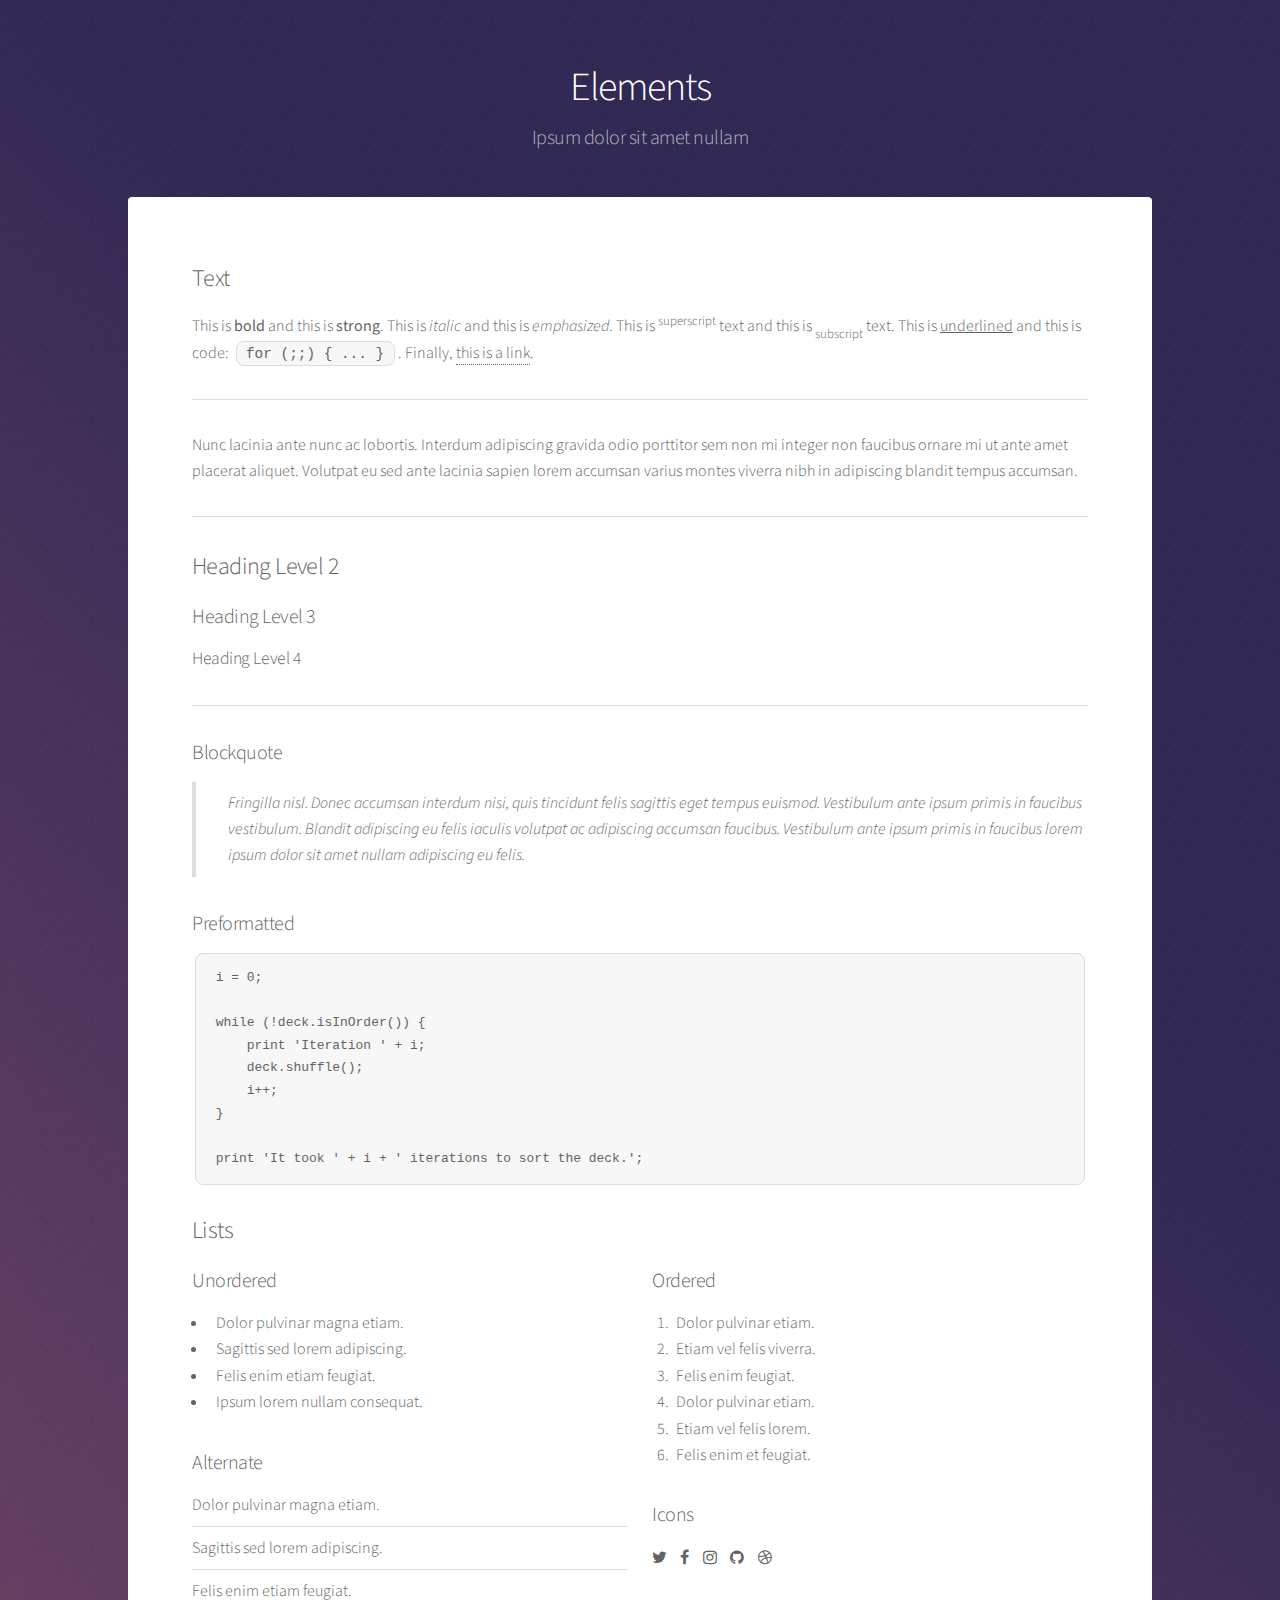
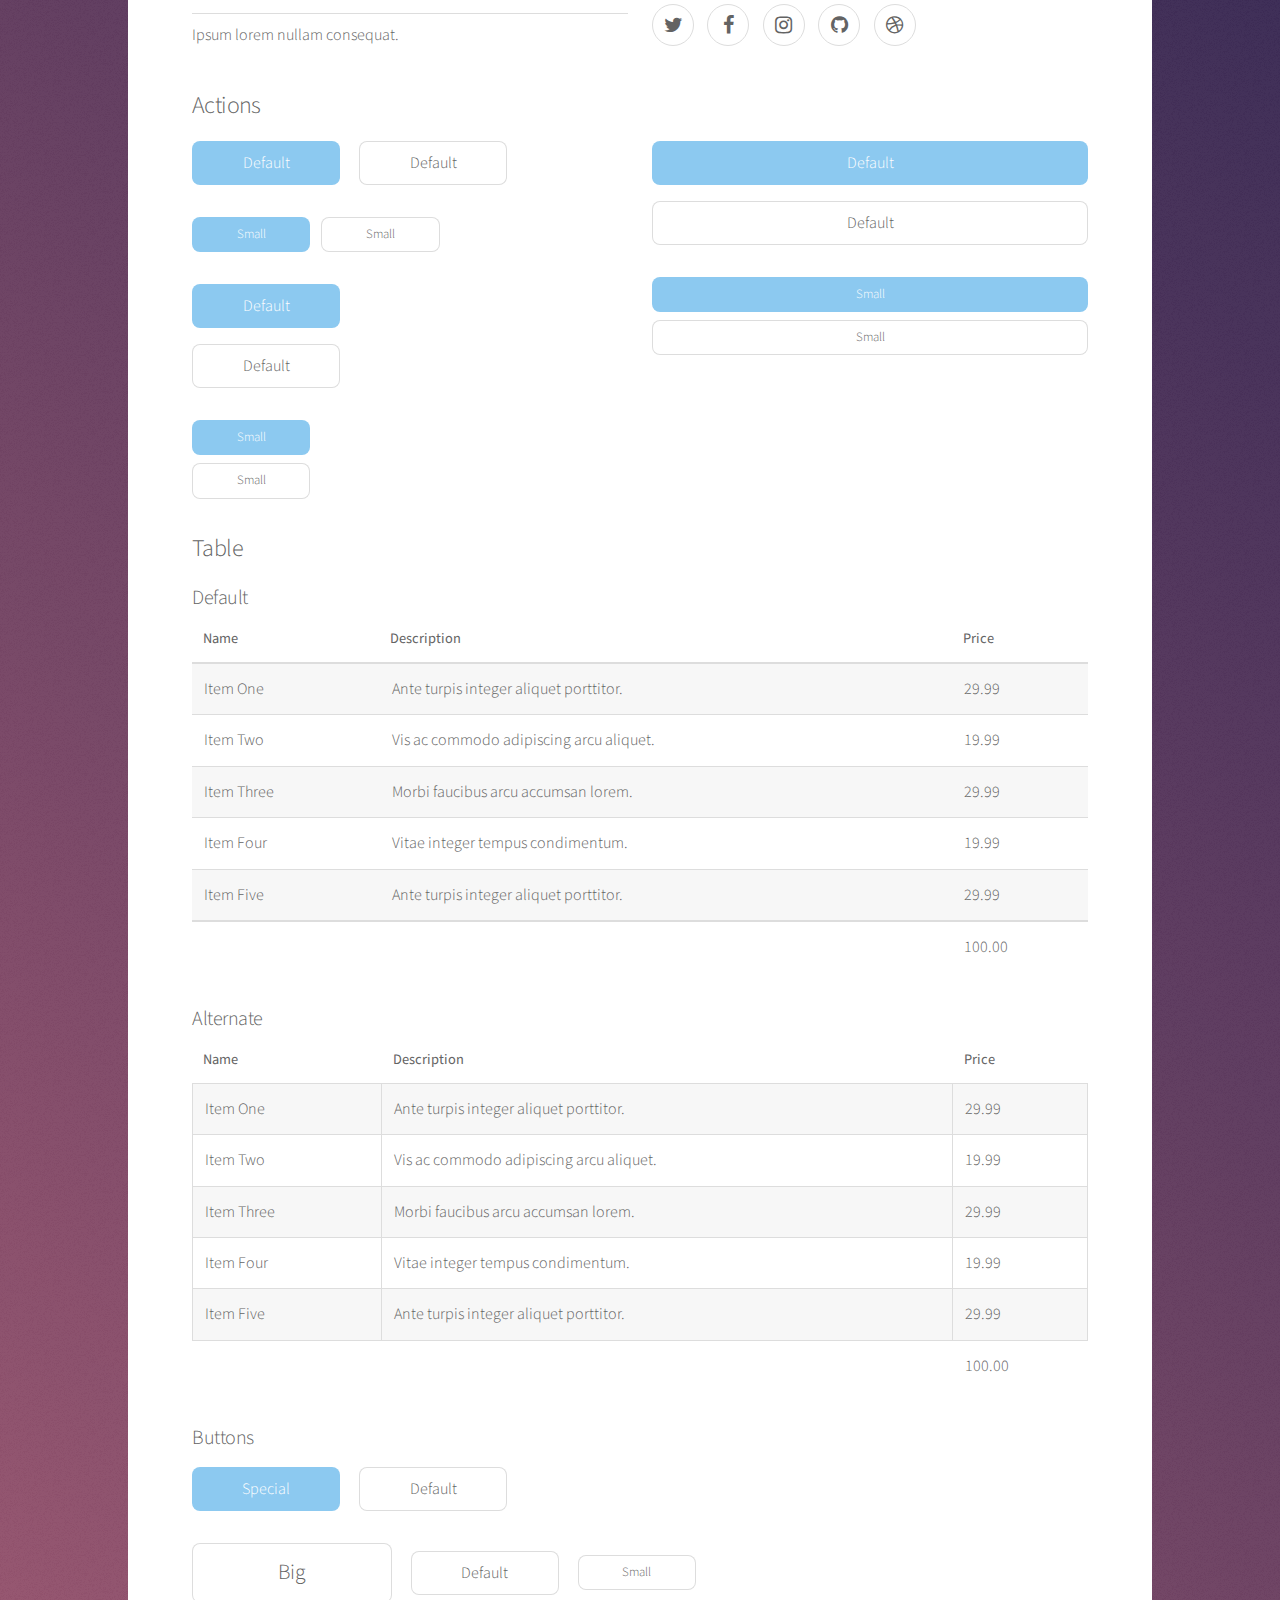
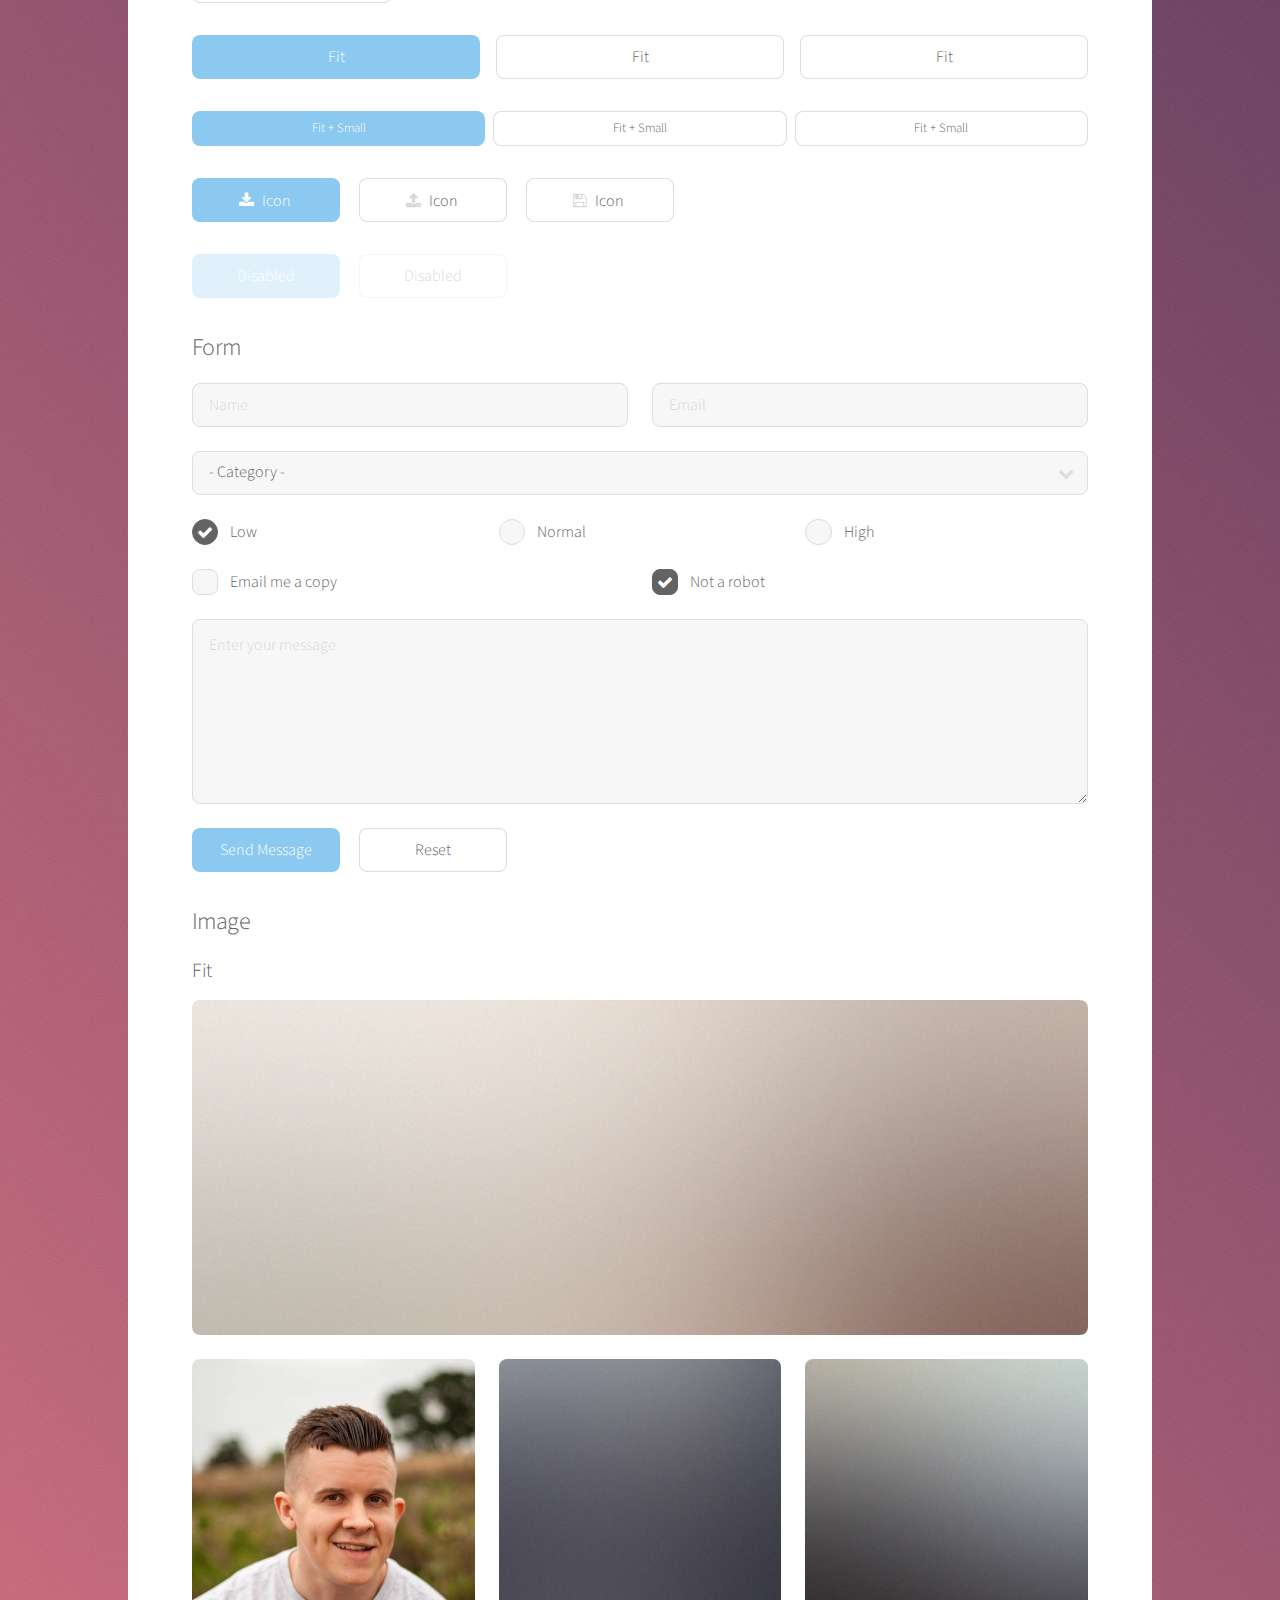
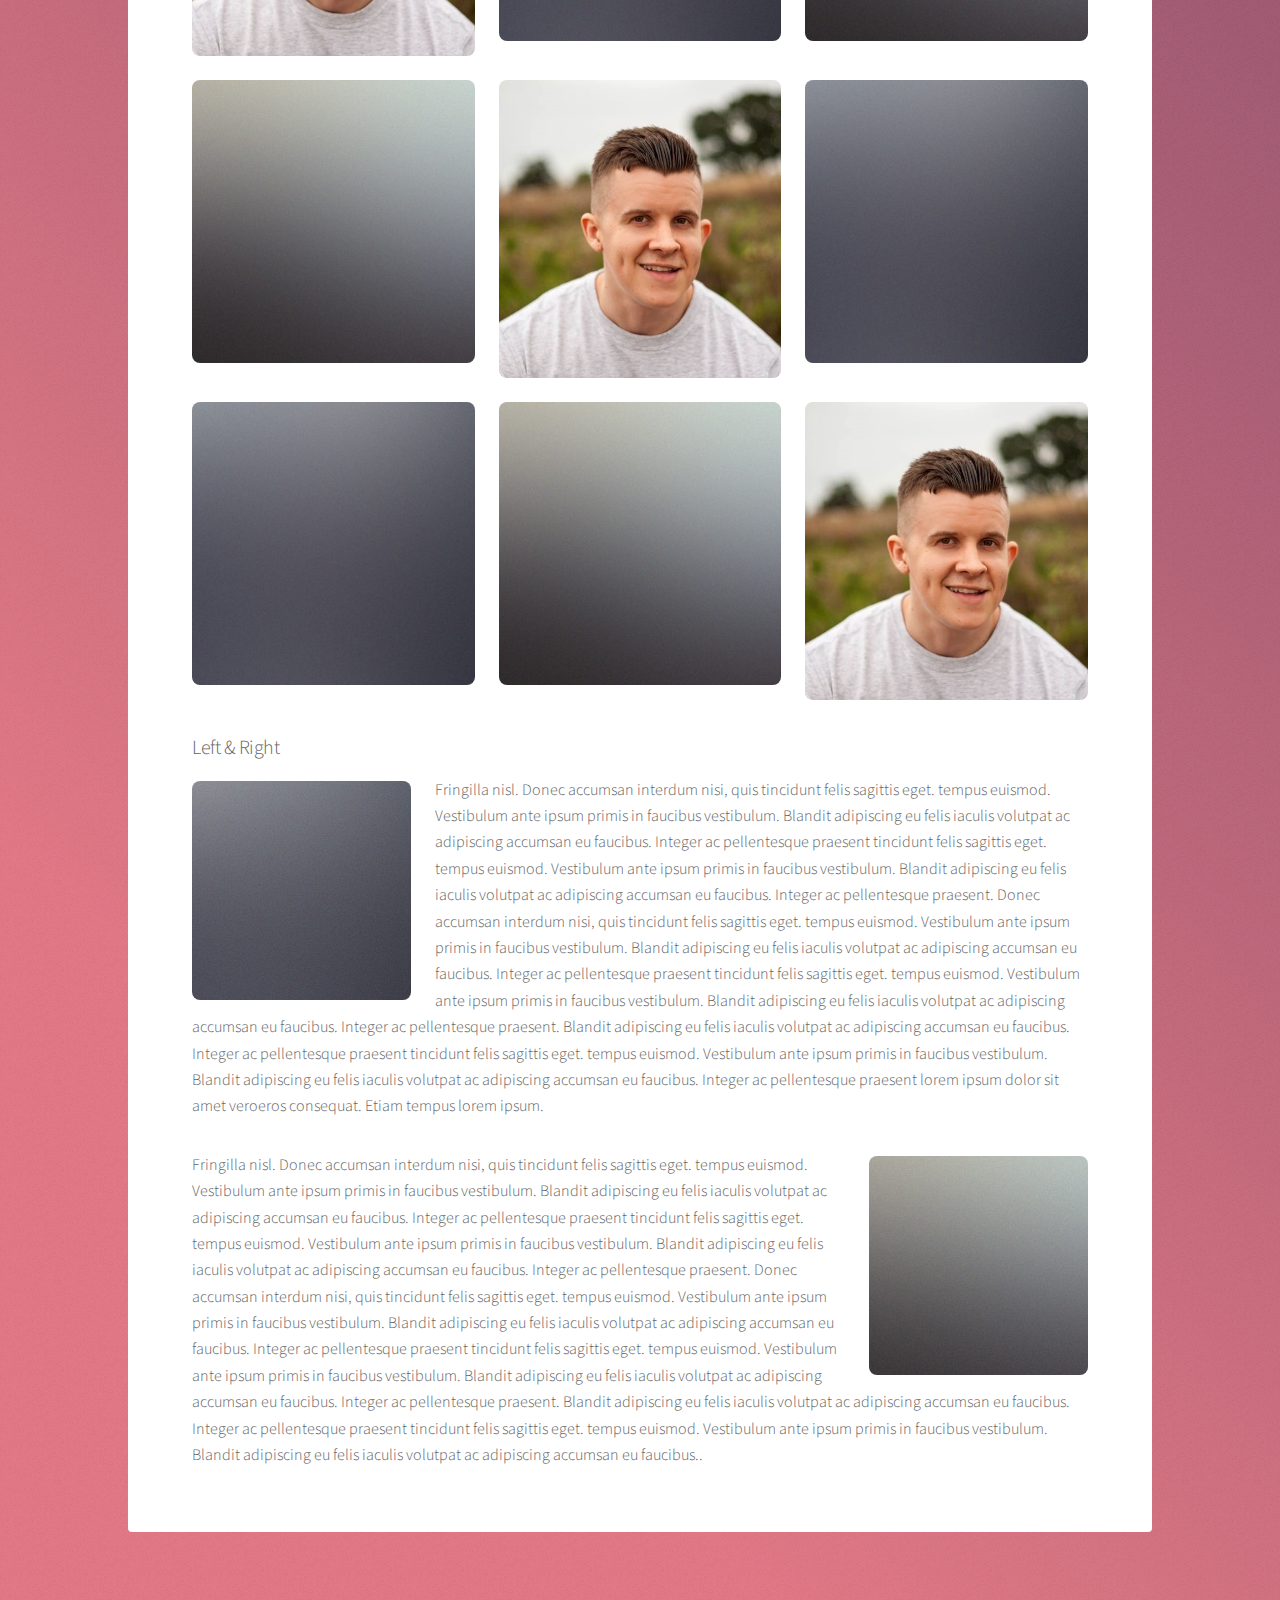
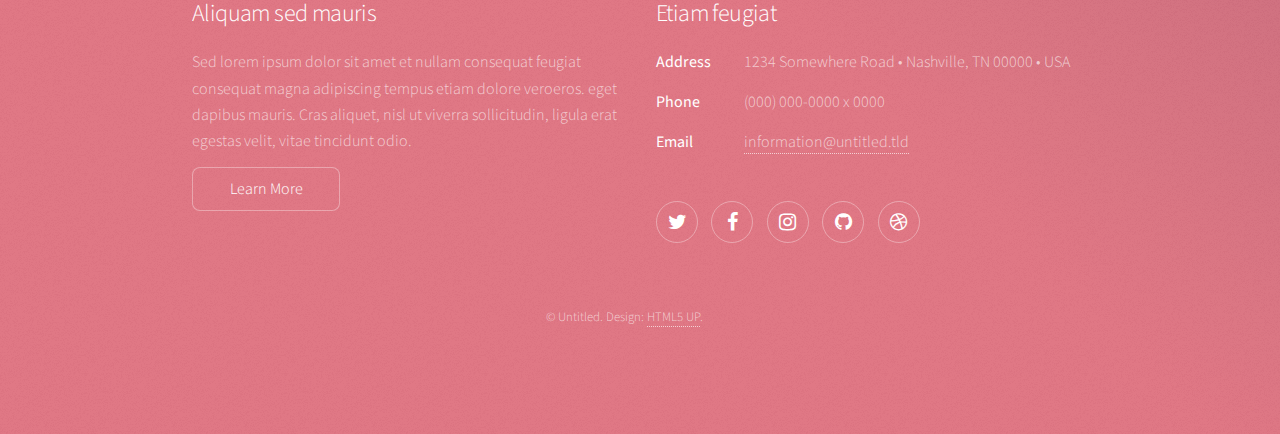
<file: elements.html>
<!DOCTYPE HTML>
<!--
	Stellar by HTML5 UP
	html5up.net | @ajlkn
	Free for personal and commercial use under the CCA 3.0 license (html5up.net/license)
-->
<html>
	<head>
		<title>Elements - Stellar by HTML5 UP</title>
		<meta charset="utf-8" />
		<meta name="viewport" content="width=device-width, initial-scale=1" />
		<!--[if lte IE 8]><script src="assets/js/ie/html5shiv.js"></script><![endif]-->
		<link rel="stylesheet" href="assets/css/main.css" />
		<!--[if lte IE 9]><link rel="stylesheet" href="assets/css/ie9.css" /><![endif]-->
		<!--[if lte IE 8]><link rel="stylesheet" href="assets/css/ie8.css" /><![endif]-->
	</head>
	<body>

		<!-- Wrapper -->
			<div id="wrapper">

				<!-- Header -->
					<header id="header">
						<h1>Elements</h1>
						<p>Ipsum dolor sit amet nullam</p>
					</header>

				<!-- Main -->
					<div id="main">

						<!-- Content -->
							<section id="content" class="main">

								<!-- Text -->
									<section>
										<h2>Text</h2>
										<p>This is <b>bold</b> and this is <strong>strong</strong>. This is <i>italic</i> and this is <em>emphasized</em>.
										This is <sup>superscript</sup> text and this is <sub>subscript</sub> text.
										This is <u>underlined</u> and this is code: <code>for (;;) { ... }</code>. Finally, <a href="#">this is a link</a>.</p>
										<hr />
										<p>Nunc lacinia ante nunc ac lobortis. Interdum adipiscing gravida odio porttitor sem non mi integer non faucibus ornare mi ut ante amet placerat aliquet. Volutpat eu sed ante lacinia sapien lorem accumsan varius montes viverra nibh in adipiscing blandit tempus accumsan.</p>
										<hr />
										<h2>Heading Level 2</h2>
										<h3>Heading Level 3</h3>
										<h4>Heading Level 4</h4>
										<hr />
										<h3>Blockquote</h3>
										<blockquote>Fringilla nisl. Donec accumsan interdum nisi, quis tincidunt felis sagittis eget tempus euismod. Vestibulum ante ipsum primis in faucibus vestibulum. Blandit adipiscing eu felis iaculis volutpat ac adipiscing accumsan faucibus. Vestibulum ante ipsum primis in faucibus lorem ipsum dolor sit amet nullam adipiscing eu felis.</blockquote>
										<h3>Preformatted</h3>
										<pre><code>i = 0;

while (!deck.isInOrder()) {
    print 'Iteration ' + i;
    deck.shuffle();
    i++;
}

print 'It took ' + i + ' iterations to sort the deck.';</code></pre>
									</section>

								<!-- Lists -->
									<section>
										<h2>Lists</h2>
										<div class="row">
											<div class="6u 12u$(medium)">
												<h3>Unordered</h3>
												<ul>
													<li>Dolor pulvinar magna etiam.</li>
													<li>Sagittis sed lorem adipiscing.</li>
													<li>Felis enim etiam feugiat.</li>
													<li>Ipsum lorem nullam consequat.</li>
												</ul>
												<h3>Alternate</h3>
												<ul class="alt">
													<li>Dolor pulvinar magna etiam.</li>
													<li>Sagittis sed lorem adipiscing.</li>
													<li>Felis enim etiam feugiat.</li>
													<li>Ipsum lorem nullam consequat.</li>
												</ul>
											</div>
											<div class="6u$ 12u$(medium)">
												<h3>Ordered</h3>
												<ol>
													<li>Dolor pulvinar etiam.</li>
													<li>Etiam vel felis viverra.</li>
													<li>Felis enim feugiat.</li>
													<li>Dolor pulvinar etiam.</li>
													<li>Etiam vel felis lorem.</li>
													<li>Felis enim et feugiat.</li>
												</ol>
												<h3>Icons</h3>
												<ul class="icons">
													<li><a href="#" class="icon fa-twitter"><span class="label">Twitter</span></a></li>
													<li><a href="#" class="icon fa-facebook"><span class="label">Facebook</span></a></li>
													<li><a href="#" class="icon fa-instagram"><span class="label">Instagram</span></a></li>
													<li><a href="#" class="icon fa-github"><span class="label">GitHub</span></a></li>
													<li><a href="#" class="icon fa-dribbble"><span class="label">Dribbble</span></a></li>
												</ul>
												<ul class="icons">
													<li><a href="#" class="icon alt fa-twitter"><span class="label">Twitter</span></a></li>
													<li><a href="#" class="icon alt fa-facebook"><span class="label">Facebook</span></a></li>
													<li><a href="#" class="icon alt fa-instagram"><span class="label">Instagram</span></a></li>
													<li><a href="#" class="icon alt fa-github"><span class="label">GitHub</span></a></li>
													<li><a href="#" class="icon alt fa-dribbble"><span class="label">Dribbble</span></a></li>
												</ul>
											</div>
										</div>
										<h2>Actions</h2>
										<div class="row">
											<div class="6u 12u$(medium)">
												<ul class="actions">
													<li><a href="#" class="button special">Default</a></li>
													<li><a href="#" class="button">Default</a></li>
												</ul>
												<ul class="actions small">
													<li><a href="#" class="button special small">Small</a></li>
													<li><a href="#" class="button small">Small</a></li>
												</ul>
												<ul class="actions vertical">
													<li><a href="#" class="button special">Default</a></li>
													<li><a href="#" class="button">Default</a></li>
												</ul>
												<ul class="actions vertical small">
													<li><a href="#" class="button special small">Small</a></li>
													<li><a href="#" class="button small">Small</a></li>
												</ul>
											</div>
											<div class="6u 12u$(medium)">
												<ul class="actions vertical">
													<li><a href="#" class="button special fit">Default</a></li>
													<li><a href="#" class="button fit">Default</a></li>
												</ul>
												<ul class="actions vertical small">
													<li><a href="#" class="button special small fit">Small</a></li>
													<li><a href="#" class="button small fit">Small</a></li>
												</ul>
											</div>
										</div>
									</section>

								<!-- Table -->
									<section>
										<h2>Table</h2>
										<h3>Default</h3>
										<div class="table-wrapper">
											<table>
												<thead>
													<tr>
														<th>Name</th>
														<th>Description</th>
														<th>Price</th>
													</tr>
												</thead>
												<tbody>
													<tr>
														<td>Item One</td>
														<td>Ante turpis integer aliquet porttitor.</td>
														<td>29.99</td>
													</tr>
													<tr>
														<td>Item Two</td>
														<td>Vis ac commodo adipiscing arcu aliquet.</td>
														<td>19.99</td>
													</tr>
													<tr>
														<td>Item Three</td>
														<td> Morbi faucibus arcu accumsan lorem.</td>
														<td>29.99</td>
													</tr>
													<tr>
														<td>Item Four</td>
														<td>Vitae integer tempus condimentum.</td>
														<td>19.99</td>
													</tr>
													<tr>
														<td>Item Five</td>
														<td>Ante turpis integer aliquet porttitor.</td>
														<td>29.99</td>
													</tr>
												</tbody>
												<tfoot>
													<tr>
														<td colspan="2"></td>
														<td>100.00</td>
													</tr>
												</tfoot>
											</table>
										</div>

										<h3>Alternate</h3>
										<div class="table-wrapper">
											<table class="alt">
												<thead>
													<tr>
														<th>Name</th>
														<th>Description</th>
														<th>Price</th>
													</tr>
												</thead>
												<tbody>
													<tr>
														<td>Item One</td>
														<td>Ante turpis integer aliquet porttitor.</td>
														<td>29.99</td>
													</tr>
													<tr>
														<td>Item Two</td>
														<td>Vis ac commodo adipiscing arcu aliquet.</td>
														<td>19.99</td>
													</tr>
													<tr>
														<td>Item Three</td>
														<td> Morbi faucibus arcu accumsan lorem.</td>
														<td>29.99</td>
													</tr>
													<tr>
														<td>Item Four</td>
														<td>Vitae integer tempus condimentum.</td>
														<td>19.99</td>
													</tr>
													<tr>
														<td>Item Five</td>
														<td>Ante turpis integer aliquet porttitor.</td>
														<td>29.99</td>
													</tr>
												</tbody>
												<tfoot>
													<tr>
														<td colspan="2"></td>
														<td>100.00</td>
													</tr>
												</tfoot>
											</table>
										</div>
									</section>

								<!-- Buttons -->
									<section>
										<h3>Buttons</h3>
										<ul class="actions">
											<li><a href="#" class="button special">Special</a></li>
											<li><a href="#" class="button">Default</a></li>
										</ul>
										<ul class="actions">
											<li><a href="#" class="button big">Big</a></li>
											<li><a href="#" class="button">Default</a></li>
											<li><a href="#" class="button small">Small</a></li>
										</ul>
										<ul class="actions fit">
											<li><a href="#" class="button special fit">Fit</a></li>
											<li><a href="#" class="button fit">Fit</a></li>
											<li><a href="#" class="button fit">Fit</a></li>
										</ul>
										<ul class="actions fit small">
											<li><a href="#" class="button special fit small">Fit + Small</a></li>
											<li><a href="#" class="button fit small">Fit + Small</a></li>
											<li><a href="#" class="button fit small">Fit + Small</a></li>
										</ul>
										<ul class="actions">
											<li><a href="#" class="button special icon fa-download">Icon</a></li>
											<li><a href="#" class="button icon fa-upload">Icon</a></li>
											<li><a href="#" class="button icon fa-save">Icon</a></li>
										</ul>
										<ul class="actions">
											<li><span class="button special disabled">Disabled</span></li>
											<li><span class="button disabled">Disabled</span></li>
										</ul>
									</section>

								<!-- Form -->
									<section>
										<h2>Form</h2>
										<form method="post" action="#">
											<div class="row uniform">
												<div class="6u 12u$(xsmall)">
													<input type="text" name="demo-name" id="demo-name" value="" placeholder="Name" />
												</div>
												<div class="6u$ 12u$(xsmall)">
													<input type="email" name="demo-email" id="demo-email" value="" placeholder="Email" />
												</div>
												<div class="12u$">
													<div class="select-wrapper">
														<select name="demo-category" id="demo-category">
															<option value="">- Category -</option>
															<option value="1">Manufacturing</option>
															<option value="1">Shipping</option>
															<option value="1">Administration</option>
															<option value="1">Human Resources</option>
														</select>
													</div>
												</div>
												<div class="4u 12u$(small)">
													<input type="radio" id="demo-priority-low" name="demo-priority" checked>
													<label for="demo-priority-low">Low</label>
												</div>
												<div class="4u 12u$(small)">
													<input type="radio" id="demo-priority-normal" name="demo-priority">
													<label for="demo-priority-normal">Normal</label>
												</div>
												<div class="4u$ 12u$(small)">
													<input type="radio" id="demo-priority-high" name="demo-priority">
													<label for="demo-priority-high">High</label>
												</div>
												<div class="6u 12u$(small)">
													<input type="checkbox" id="demo-copy" name="demo-copy">
													<label for="demo-copy">Email me a copy</label>
												</div>
												<div class="6u$ 12u$(small)">
													<input type="checkbox" id="demo-human" name="demo-human" checked>
													<label for="demo-human">Not a robot</label>
												</div>
												<div class="12u$">
													<textarea name="demo-message" id="demo-message" placeholder="Enter your message" rows="6"></textarea>
												</div>
												<div class="12u$">
													<ul class="actions">
														<li><input type="submit" value="Send Message" class="special" /></li>
														<li><input type="reset" value="Reset" /></li>
													</ul>
												</div>
											</div>
										</form>
									</section>

								<!-- Image -->
									<section>
										<h2>Image</h2>
										<h3>Fit</h3>
										<div class="box alt">
											<div class="row uniform">
												<div class="12u$"><span class="image fit"><img src="images/pic04.jpg" alt="" /></span></div>
												<div class="4u"><span class="image fit"><img src="images/pic01.jpg" alt="" /></span></div>
												<div class="4u"><span class="image fit"><img src="images/pic02.jpg" alt="" /></span></div>
												<div class="4u$"><span class="image fit"><img src="images/pic03.jpg" alt="" /></span></div>
												<div class="4u"><span class="image fit"><img src="images/pic03.jpg" alt="" /></span></div>
												<div class="4u"><span class="image fit"><img src="images/pic01.jpg" alt="" /></span></div>
												<div class="4u$"><span class="image fit"><img src="images/pic02.jpg" alt="" /></span></div>
												<div class="4u"><span class="image fit"><img src="images/pic02.jpg" alt="" /></span></div>
												<div class="4u"><span class="image fit"><img src="images/pic03.jpg" alt="" /></span></div>
												<div class="4u$"><span class="image fit"><img src="images/pic01.jpg" alt="" /></span></div>
											</div>
										</div>
										<h3>Left &amp; Right</h3>
										<p><span class="image left"><img src="images/pic05.jpg" alt="" /></span>Fringilla nisl. Donec accumsan interdum nisi, quis tincidunt felis sagittis eget. tempus euismod. Vestibulum ante ipsum primis in faucibus vestibulum. Blandit adipiscing eu felis iaculis volutpat ac adipiscing accumsan eu faucibus. Integer ac pellentesque praesent tincidunt felis sagittis eget. tempus euismod. Vestibulum ante ipsum primis in faucibus vestibulum. Blandit adipiscing eu felis iaculis volutpat ac adipiscing accumsan eu faucibus. Integer ac pellentesque praesent. Donec accumsan interdum nisi, quis tincidunt felis sagittis eget. tempus euismod. Vestibulum ante ipsum primis in faucibus vestibulum. Blandit adipiscing eu felis iaculis volutpat ac adipiscing accumsan eu faucibus. Integer ac pellentesque praesent tincidunt felis sagittis eget. tempus euismod. Vestibulum ante ipsum primis in faucibus vestibulum. Blandit adipiscing eu felis iaculis volutpat ac adipiscing accumsan eu faucibus. Integer ac pellentesque praesent. Blandit adipiscing eu felis iaculis volutpat ac adipiscing accumsan eu faucibus. Integer ac pellentesque praesent tincidunt felis sagittis eget. tempus euismod. Vestibulum ante ipsum primis in faucibus vestibulum. Blandit adipiscing eu felis iaculis volutpat ac adipiscing accumsan eu faucibus. Integer ac pellentesque praesent lorem ipsum dolor sit amet veroeros consequat. Etiam tempus lorem ipsum.</p>
										<p><span class="image right"><img src="images/pic06.jpg" alt="" /></span>Fringilla nisl. Donec accumsan interdum nisi, quis tincidunt felis sagittis eget. tempus euismod. Vestibulum ante ipsum primis in faucibus vestibulum. Blandit adipiscing eu felis iaculis volutpat ac adipiscing accumsan eu faucibus. Integer ac pellentesque praesent tincidunt felis sagittis eget. tempus euismod. Vestibulum ante ipsum primis in faucibus vestibulum. Blandit adipiscing eu felis iaculis volutpat ac adipiscing accumsan eu faucibus. Integer ac pellentesque praesent. Donec accumsan interdum nisi, quis tincidunt felis sagittis eget. tempus euismod. Vestibulum ante ipsum primis in faucibus vestibulum. Blandit adipiscing eu felis iaculis volutpat ac adipiscing accumsan eu faucibus. Integer ac pellentesque praesent tincidunt felis sagittis eget. tempus euismod. Vestibulum ante ipsum primis in faucibus vestibulum. Blandit adipiscing eu felis iaculis volutpat ac adipiscing accumsan eu faucibus. Integer ac pellentesque praesent. Blandit adipiscing eu felis iaculis volutpat ac adipiscing accumsan eu faucibus. Integer ac pellentesque praesent tincidunt felis sagittis eget. tempus euismod. Vestibulum ante ipsum primis in faucibus vestibulum. Blandit adipiscing eu felis iaculis volutpat ac adipiscing accumsan eu faucibus..</p>
									</section>

							</section>

					</div>

				<!-- Footer -->
					<footer id="footer">
						<section>
							<h2>Aliquam sed mauris</h2>
							<p>Sed lorem ipsum dolor sit amet et nullam consequat feugiat consequat magna adipiscing tempus etiam dolore veroeros. eget dapibus mauris. Cras aliquet, nisl ut viverra sollicitudin, ligula erat egestas velit, vitae tincidunt odio.</p>
							<ul class="actions">
								<li><a href="#" class="button">Learn More</a></li>
							</ul>
						</section>
						<section>
							<h2>Etiam feugiat</h2>
							<dl class="alt">
								<dt>Address</dt>
								<dd>1234 Somewhere Road &bull; Nashville, TN 00000 &bull; USA</dd>
								<dt>Phone</dt>
								<dd>(000) 000-0000 x 0000</dd>
								<dt>Email</dt>
								<dd><a href="#">information@untitled.tld</a></dd>
							</dl>
							<ul class="icons">
								<li><a href="#" class="icon fa-twitter alt"><span class="label">Twitter</span></a></li>
								<li><a href="#" class="icon fa-facebook alt"><span class="label">Facebook</span></a></li>
								<li><a href="#" class="icon fa-instagram alt"><span class="label">Instagram</span></a></li>
								<li><a href="#" class="icon fa-github alt"><span class="label">GitHub</span></a></li>
								<li><a href="#" class="icon fa-dribbble alt"><span class="label">Dribbble</span></a></li>
							</ul>
						</section>
						<p class="copyright">&copy; Untitled. Design: <a href="https://html5up.net">HTML5 UP</a>.</p>
					</footer>

			</div>

		<!-- Scripts -->
			<script src="assets/js/jquery.min.js"></script>
			<script src="assets/js/jquery.scrollex.min.js"></script>
			<script src="assets/js/jquery.scrolly.min.js"></script>
			<script src="assets/js/skel.min.js"></script>
			<script src="assets/js/util.js"></script>
			<!--[if lte IE 8]><script src="assets/js/ie/respond.min.js"></script><![endif]-->
			<script src="assets/js/main.js"></script>

	</body>
</html>
</file>
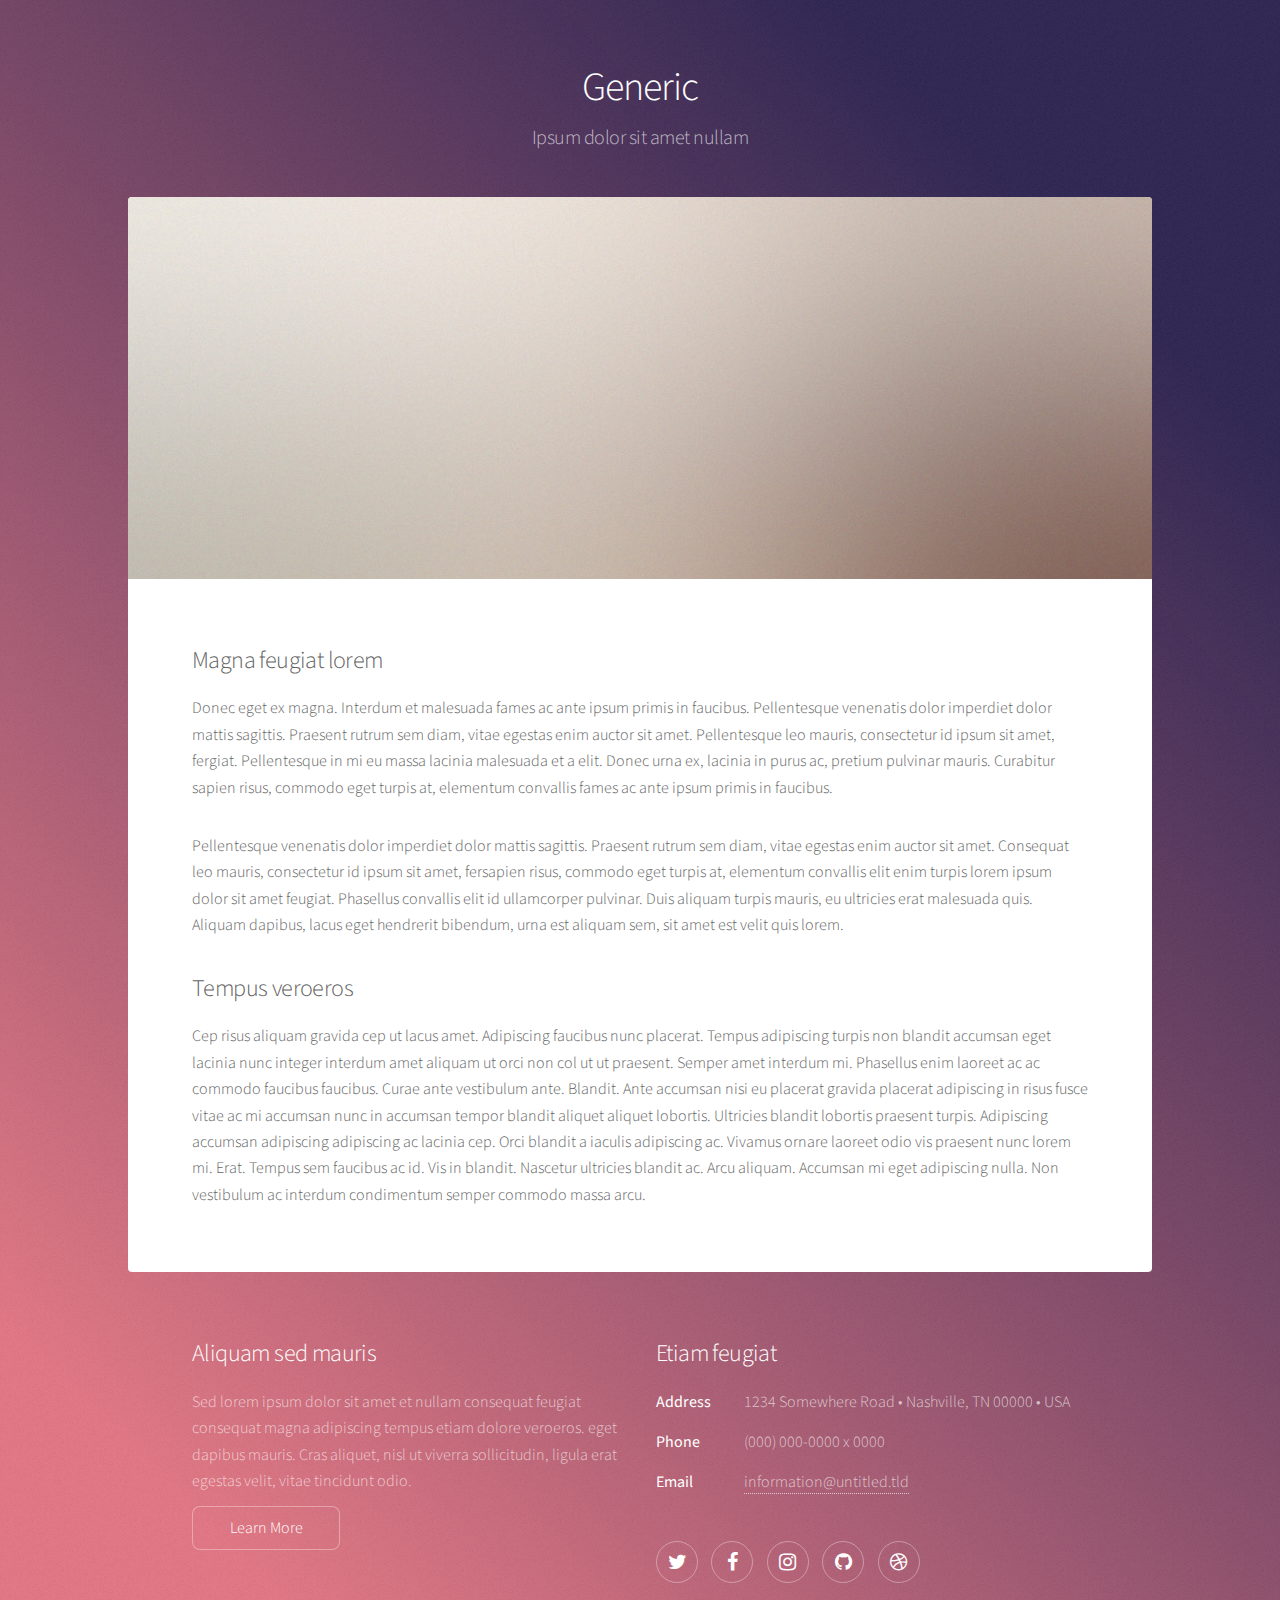
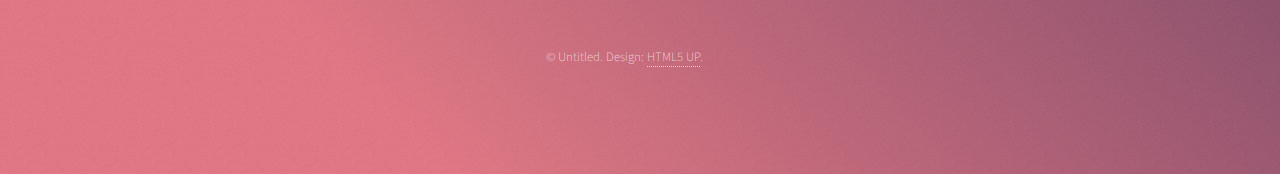
<file: generic.html>
<!DOCTYPE HTML>
<!--
	Stellar by HTML5 UP
	html5up.net | @ajlkn
	Free for personal and commercial use under the CCA 3.0 license (html5up.net/license)
-->
<html>
	<head>
		<title>Generic - Stellar by HTML5 UP</title>
		<meta charset="utf-8" />
		<meta name="viewport" content="width=device-width, initial-scale=1" />
		<!--[if lte IE 8]><script src="assets/js/ie/html5shiv.js"></script><![endif]-->
		<link rel="stylesheet" href="assets/css/main.css" />
		<!--[if lte IE 9]><link rel="stylesheet" href="assets/css/ie9.css" /><![endif]-->
		<!--[if lte IE 8]><link rel="stylesheet" href="assets/css/ie8.css" /><![endif]-->
	</head>
	<body>

		<!-- Wrapper -->
			<div id="wrapper">

				<!-- Header -->
					<header id="header">
						<h1>Generic</h1>
						<p>Ipsum dolor sit amet nullam</p>
					</header>

				<!-- Main -->
					<div id="main">

						<!-- Content -->
							<section id="content" class="main">
								<span class="image main"><img src="images/pic04.jpg" alt="" /></span>
								<h2>Magna feugiat lorem</h2>
								<p>Donec eget ex magna. Interdum et malesuada fames ac ante ipsum primis in faucibus. Pellentesque venenatis dolor imperdiet dolor mattis sagittis. Praesent rutrum sem diam, vitae egestas enim auctor sit amet. Pellentesque leo mauris, consectetur id ipsum sit amet, fergiat. Pellentesque in mi eu massa lacinia malesuada et a elit. Donec urna ex, lacinia in purus ac, pretium pulvinar mauris. Curabitur sapien risus, commodo eget turpis at, elementum convallis fames ac ante ipsum primis in faucibus.</p>
								<p>Pellentesque venenatis dolor imperdiet dolor mattis sagittis. Praesent rutrum sem diam, vitae egestas enim auctor sit amet. Consequat leo mauris, consectetur id ipsum sit amet, fersapien risus, commodo eget turpis at, elementum convallis elit enim turpis lorem ipsum dolor sit amet feugiat. Phasellus convallis elit id ullamcorper pulvinar. Duis aliquam turpis mauris, eu ultricies erat malesuada quis. Aliquam dapibus, lacus eget hendrerit bibendum, urna est aliquam sem, sit amet est velit quis lorem.</p>
								<h2>Tempus veroeros</h2>
								<p>Cep risus aliquam gravida cep ut lacus amet. Adipiscing faucibus nunc placerat. Tempus adipiscing turpis non blandit accumsan eget lacinia nunc integer interdum amet aliquam ut orci non col ut ut praesent. Semper amet interdum mi. Phasellus enim laoreet ac ac commodo faucibus faucibus. Curae ante vestibulum ante. Blandit. Ante accumsan nisi eu placerat gravida placerat adipiscing in risus fusce vitae ac mi accumsan nunc in accumsan tempor blandit aliquet aliquet lobortis. Ultricies blandit lobortis praesent turpis. Adipiscing accumsan adipiscing adipiscing ac lacinia cep. Orci blandit a iaculis adipiscing ac. Vivamus ornare laoreet odio vis praesent nunc lorem mi. Erat. Tempus sem faucibus ac id. Vis in blandit. Nascetur ultricies blandit ac. Arcu aliquam. Accumsan mi eget adipiscing nulla. Non vestibulum ac interdum condimentum semper commodo massa arcu.</p>
							</section>

					</div>

				<!-- Footer -->
					<footer id="footer">
						<section>
							<h2>Aliquam sed mauris</h2>
							<p>Sed lorem ipsum dolor sit amet et nullam consequat feugiat consequat magna adipiscing tempus etiam dolore veroeros. eget dapibus mauris. Cras aliquet, nisl ut viverra sollicitudin, ligula erat egestas velit, vitae tincidunt odio.</p>
							<ul class="actions">
								<li><a href="#" class="button">Learn More</a></li>
							</ul>
						</section>
						<section>
							<h2>Etiam feugiat</h2>
							<dl class="alt">
								<dt>Address</dt>
								<dd>1234 Somewhere Road &bull; Nashville, TN 00000 &bull; USA</dd>
								<dt>Phone</dt>
								<dd>(000) 000-0000 x 0000</dd>
								<dt>Email</dt>
								<dd><a href="#">information@untitled.tld</a></dd>
							</dl>
							<ul class="icons">
								<li><a href="#" class="icon fa-twitter alt"><span class="label">Twitter</span></a></li>
								<li><a href="#" class="icon fa-facebook alt"><span class="label">Facebook</span></a></li>
								<li><a href="#" class="icon fa-instagram alt"><span class="label">Instagram</span></a></li>
								<li><a href="#" class="icon fa-github alt"><span class="label">GitHub</span></a></li>
								<li><a href="#" class="icon fa-dribbble alt"><span class="label">Dribbble</span></a></li>
							</ul>
						</section>
						<p class="copyright">&copy; Untitled. Design: <a href="https://html5up.net">HTML5 UP</a>.</p>
					</footer>

			</div>

		<!-- Scripts -->
			<script src="assets/js/jquery.min.js"></script>
			<script src="assets/js/jquery.scrollex.min.js"></script>
			<script src="assets/js/jquery.scrolly.min.js"></script>
			<script src="assets/js/skel.min.js"></script>
			<script src="assets/js/util.js"></script>
			<!--[if lte IE 8]><script src="assets/js/ie/respond.min.js"></script><![endif]-->
			<script src="assets/js/main.js"></script>

	</body>
</html>
</file>
<file: assets/css/academicons.css>
/*
 *  Academicons 1.6.0 by James Walsh - https://github.com/jpswalsh
 *  Fonts generated using the IcoMoon app - http://icomoon.io/app
 *  Square icons designed to be used alongside Font Awesome square icons - https://fortawesome.github.io/Font-Awesome/
 *  Licenses - Font: SIL OFL 1.1, CSS: MIT License
 */
@font-face {
    font-family: 'Academicons';
    src:url('../fonts/academicons.eot?v=1.7.0');
    src:url('../fonts/academicons.eot?v=1.7.0') format('embedded-opentype'),
        url('../fonts/academicons.ttf?v=1.7.0') format('truetype'),
        url('../fonts/academicons.woff?v=1.7.0') format('woff'),
        url('../fonts/academicons.svg?v=1.7.0#academicons') format('svg');
    font-weight: normal;
    font-style: normal;
}
.ai {
	display:inline-block;
	font:normal normal normal 14px/1 Academicons;
	font-size:inherit;
	text-rendering:auto;
	-webkit-font-smoothing:antialiased;
	-moz-osx-font-smoothing:grayscale;
}
.ai-google-scholar:before {
    content: "\e900";
}
.ai-google-scholar-square:before {
    content: "\e901";
}
.ai-researchgate:before {
    content: "\e902";
}
.ai-researchgate-square:before {
    content: "\e903";
}
.ai-mendeley:before {
    content: "\e904";
}
.ai-mendeley-square:before {
    content: "\e905";
}
.ai-orcid:before {
    content: "\e906";
}
.ai-orcid-square:before {
    content: "\e907";
}
.ai-impactstory:before {
    content: "\e908";
}
.ai-impactstory-square:before {
    content: "\e909";
}
.ai-academia:before {
    content: "\e910";
}
.ai-academia-square:before {
    content: "\e911";
}
.ai-zotero:before {
    content: "\e912";
}
.ai-zotero-square:before {
    content: "\e913";
}
.ai-figshare:before {
    content: "\e914";
}
.ai-figshare-square:before {
    content: "\e915";
}
.ai-dryad:before {
    content: "\e916";
}
.ai-dryad-square:before {
    content: "\e917";
}
.ai-arxiv:before {
    content: "\e918";
}
.ai-arxiv-square:before {
    content: "\e919";
}
.ai-scirate:before {
    content: "\e920";
}
.ai-scirate-square:before {
    content: "\e921";
}
.ai-open-access:before {
    content: "\e922";
}
.ai-open-access-square:before {
    content: "\e923";
}
.ai-courser:before {
    content: "\e924";
}
.ai-courser-square:before {
    content: "\e925";
}
.ai-osf:before {
    content: "\e926";
}
.ai-osf-square:before {
    content: "\e927";
}
.ai-doi:before {
    content: "\e928";
}
.ai-doi-square:before {
    content: "\e929";
}
.ai-inspire:before {
    content: "\e930";
}
.ai-inspire-square:before {
    content: "\e931";
}
.ai-pubmed:before {
    content: "\e932";
}
.ai-pubmed-square:before {
    content: "\e933";
}
.ai-acclaim:before {
    content: "\e934";
}
.ai-acclaim-square:before {
    content: "\e935";
}
/*  Duplication of the FontAwesome style classes using 'ai' in place of 'fa'. */
.ai-lg {
  font-size: 1.33333333em;
  line-height: 0.75em;
  vertical-align: -15%;
}
.ai-2x {
  font-size: 2em;
}
.ai-3x {
  font-size: 3em;
}
.ai-4x {
  font-size: 4em;
}
.ai-5x {
  font-size: 5em;
}
.ai-fw {
  width: 1.28571429em;
  text-align: center;
}
.ai-ul {
  padding-left: 0;
  margin-left: 2.14285714em;
  list-style-type: none;
}
.ai-ul > li {
  position: relative;
}
.ai-li {
  position: absolute;
  left: -2.14285714em;
  width: 2.14285714em;
  top: 0.14285714em;
  text-align: center;
}
.ai-li.fa-lg {
  left: -1.85714286em;
}
.ai-border {
  padding: .2em .25em .15em;
  border: solid 0.08em #eeeeee;
  border-radius: .1em;
}
.ai-pull-left {
  float: left;
}
.ai-pull-right {
  float: right;
}
.ai.fa-pull-left {
  margin-right: .3em;
}
.ai.fa-pull-right {
  margin-left: .3em;
}
/*  
 *  Repeat of the FontAwesome style classes to prevent override if academicons.css
 *  is called after font-awesome.css.
 */
.fa-lg {
  font-size: 1.33333333em;
  line-height: 0.75em;
  vertical-align: -15%;
}
.fa-2x {
  font-size: 2em;
}
.fa-3x {
  font-size: 3em;
}
.fa-4x {
  font-size: 4em;
}
.fa-5x {
  font-size: 5em;
}
.fa-fw {
  width: 1.28571429em;
  text-align: center;
}
.fa-ul {
  padding-left: 0;
  margin-left: 2.14285714em;
  list-style-type: none;
}
.fa-ul > li {
  position: relative;
}
.fa-li {
  position: absolute;
  left: -2.14285714em;
  width: 2.14285714em;
  top: 0.14285714em;
  text-align: center;
}
.fa-li.fa-lg {
  left: -1.85714286em;
}
.fa-border {
  padding: .2em .25em .15em;
  border: solid 0.08em #eeeeee;
  border-radius: .1em;
}
.fa-pull-left {
  float: left;
}
.fa-pull-right {
  float: right;
}
.fa.fa-pull-left {
  margin-right: .3em;
}
.fa.fa-pull-right {
  margin-left: .3em;
}
</file>
<file: assets/css/ie9.css>
/*
	Stellar by HTML5 UP
	html5up.net | @ajlkn
	Free for personal and commercial use under the CCA 3.0 license (html5up.net/license)
*/

/* Spotlight */

	.spotlight:after {
		content: '';
		display: block;
		clear: both;
	}

	.spotlight .content {
		float: left;
		width: 60%;
	}

	.spotlight .image {
		float: left;
	}

/* Features */

	.features:after {
		content: '';
		display: block;
		clear: both;
	}

	.features li {
		float: left;
	}

/* Statistics */

	.statistics {
		display: inline-block;
		width: auto;
	}

		.statistics:after {
			content: '';
			display: block;
			clear: both;
		}

		.statistics li {
			float: left;
			padding: 1.5em 2.5em;
		}

/* Footer */

	#footer > * {
		float: left;
	}

	#footer .copyright {
		clear: both;
	}
</file>
<file: assets/css/ie8.css>
/*
	Stellar by HTML5 UP
	html5up.net | @ajlkn
	Free for personal and commercial use under the CCA 3.0 license (html5up.net/license)
*/

/* Type */

	body {
		color: #ffffff;
	}

/* Button */

	.button {
		position: relative;
		border: solid 1px !important;
	}

		.button.special {
			border: none !important;
		}

/* Icon */

	.icon.major {
		-ms-behavior: url("assets/js/ie/PIE.htc");
	}

		.icon.major:before {
			font-size: 4em;
			border: 0;
		}

/* Spotlight */

	.spotlight .image {
		position: relative;
		-ms-behavior: url("assets/js/ie/PIE.htc");
	}

		.spotlight .image img {
			position: relative;
			-ms-behavior: url("assets/js/ie/PIE.htc");
		}

/* Features */

	.features li {
		width: 29%;
	}

/* Footer */

	#footer > * {
		width: 50%;
		margin-left: 0;
	}

/* Main */

	#main > .main > .image.main:first-child {
		margin-top: 0;
		margin-left: 0;
		width: 100%;
	}
</file>
<file: JoshLind/assets/css/academicons.css>
/*
 *  Academicons 1.6.0 by James Walsh - https://github.com/jpswalsh
 *  Fonts generated using the IcoMoon app - http://icomoon.io/app
 *  Square icons designed to be used alongside Font Awesome square icons - https://fortawesome.github.io/Font-Awesome/
 *  Licenses - Font: SIL OFL 1.1, CSS: MIT License
 */
@font-face {
    font-family: 'Academicons';
    src:url('../fonts/academicons.eot?v=1.7.0');
    src:url('../fonts/academicons.eot?v=1.7.0') format('embedded-opentype'),
        url('../fonts/academicons.ttf?v=1.7.0') format('truetype'),
        url('../fonts/academicons.woff?v=1.7.0') format('woff'),
        url('../fonts/academicons.svg?v=1.7.0#academicons') format('svg');
    font-weight: normal;
    font-style: normal;
}
.ai {
	display:inline-block;
	font:normal normal normal 14px/1 Academicons;
	font-size:inherit;
	text-rendering:auto;
	-webkit-font-smoothing:antialiased;
	-moz-osx-font-smoothing:grayscale;
}
.ai-google-scholar:before {
    content: "\e900";
}
.ai-google-scholar-square:before {
    content: "\e901";
}
.ai-researchgate:before {
    content: "\e902";
}
.ai-researchgate-square:before {
    content: "\e903";
}
.ai-mendeley:before {
    content: "\e904";
}
.ai-mendeley-square:before {
    content: "\e905";
}
.ai-orcid:before {
    content: "\e906";
}
.ai-orcid-square:before {
    content: "\e907";
}
.ai-impactstory:before {
    content: "\e908";
}
.ai-impactstory-square:before {
    content: "\e909";
}
.ai-academia:before {
    content: "\e910";
}
.ai-academia-square:before {
    content: "\e911";
}
.ai-zotero:before {
    content: "\e912";
}
.ai-zotero-square:before {
    content: "\e913";
}
.ai-figshare:before {
    content: "\e914";
}
.ai-figshare-square:before {
    content: "\e915";
}
.ai-dryad:before {
    content: "\e916";
}
.ai-dryad-square:before {
    content: "\e917";
}
.ai-arxiv:before {
    content: "\e918";
}
.ai-arxiv-square:before {
    content: "\e919";
}
.ai-scirate:before {
    content: "\e920";
}
.ai-scirate-square:before {
    content: "\e921";
}
.ai-open-access:before {
    content: "\e922";
}
.ai-open-access-square:before {
    content: "\e923";
}
.ai-courser:before {
    content: "\e924";
}
.ai-courser-square:before {
    content: "\e925";
}
.ai-osf:before {
    content: "\e926";
}
.ai-osf-square:before {
    content: "\e927";
}
.ai-doi:before {
    content: "\e928";
}
.ai-doi-square:before {
    content: "\e929";
}
.ai-inspire:before {
    content: "\e930";
}
.ai-inspire-square:before {
    content: "\e931";
}
.ai-pubmed:before {
    content: "\e932";
}
.ai-pubmed-square:before {
    content: "\e933";
}
.ai-acclaim:before {
    content: "\e934";
}
.ai-acclaim-square:before {
    content: "\e935";
}
/*  Duplication of the FontAwesome style classes using 'ai' in place of 'fa'. */
.ai-lg {
  font-size: 1.33333333em;
  line-height: 0.75em;
  vertical-align: -15%;
}
.ai-2x {
  font-size: 2em;
}
.ai-3x {
  font-size: 3em;
}
.ai-4x {
  font-size: 4em;
}
.ai-5x {
  font-size: 5em;
}
.ai-fw {
  width: 1.28571429em;
  text-align: center;
}
.ai-ul {
  padding-left: 0;
  margin-left: 2.14285714em;
  list-style-type: none;
}
.ai-ul > li {
  position: relative;
}
.ai-li {
  position: absolute;
  left: -2.14285714em;
  width: 2.14285714em;
  top: 0.14285714em;
  text-align: center;
}
.ai-li.fa-lg {
  left: -1.85714286em;
}
.ai-border {
  padding: .2em .25em .15em;
  border: solid 0.08em #eeeeee;
  border-radius: .1em;
}
.ai-pull-left {
  float: left;
}
.ai-pull-right {
  float: right;
}
.ai.fa-pull-left {
  margin-right: .3em;
}
.ai.fa-pull-right {
  margin-left: .3em;
}
/*  
 *  Repeat of the FontAwesome style classes to prevent override if academicons.css
 *  is called after font-awesome.css.
 */
.fa-lg {
  font-size: 1.33333333em;
  line-height: 0.75em;
  vertical-align: -15%;
}
.fa-2x {
  font-size: 2em;
}
.fa-3x {
  font-size: 3em;
}
.fa-4x {
  font-size: 4em;
}
.fa-5x {
  font-size: 5em;
}
.fa-fw {
  width: 1.28571429em;
  text-align: center;
}
.fa-ul {
  padding-left: 0;
  margin-left: 2.14285714em;
  list-style-type: none;
}
.fa-ul > li {
  position: relative;
}
.fa-li {
  position: absolute;
  left: -2.14285714em;
  width: 2.14285714em;
  top: 0.14285714em;
  text-align: center;
}
.fa-li.fa-lg {
  left: -1.85714286em;
}
.fa-border {
  padding: .2em .25em .15em;
  border: solid 0.08em #eeeeee;
  border-radius: .1em;
}
.fa-pull-left {
  float: left;
}
.fa-pull-right {
  float: right;
}
.fa.fa-pull-left {
  margin-right: .3em;
}
.fa.fa-pull-right {
  margin-left: .3em;
}
</file>
<file: JoshLind/assets/css/ie9.css>
/*
	Stellar by HTML5 UP
	html5up.net | @ajlkn
	Free for personal and commercial use under the CCA 3.0 license (html5up.net/license)
*/

/* Spotlight */

	.spotlight:after {
		content: '';
		display: block;
		clear: both;
	}

	.spotlight .content {
		float: left;
		width: 60%;
	}

	.spotlight .image {
		float: left;
	}

/* Features */

	.features:after {
		content: '';
		display: block;
		clear: both;
	}

	.features li {
		float: left;
	}

/* Statistics */

	.statistics {
		display: inline-block;
		width: auto;
	}

		.statistics:after {
			content: '';
			display: block;
			clear: both;
		}

		.statistics li {
			float: left;
			padding: 1.5em 2.5em;
		}

/* Footer */

	#footer > * {
		float: left;
	}

	#footer .copyright {
		clear: both;
	}
</file>
<file: JoshLind/assets/css/ie8.css>
/*
	Stellar by HTML5 UP
	html5up.net | @ajlkn
	Free for personal and commercial use under the CCA 3.0 license (html5up.net/license)
*/

/* Type */

	body {
		color: #ffffff;
	}

/* Button */

	.button {
		position: relative;
		border: solid 1px !important;
	}

		.button.special {
			border: none !important;
		}

/* Icon */

	.icon.major {
		-ms-behavior: url("assets/js/ie/PIE.htc");
	}

		.icon.major:before {
			font-size: 4em;
			border: 0;
		}

/* Spotlight */

	.spotlight .image {
		position: relative;
		-ms-behavior: url("assets/js/ie/PIE.htc");
	}

		.spotlight .image img {
			position: relative;
			-ms-behavior: url("assets/js/ie/PIE.htc");
		}

/* Features */

	.features li {
		width: 29%;
	}

/* Footer */

	#footer > * {
		width: 50%;
		margin-left: 0;
	}

/* Main */

	#main > .main > .image.main:first-child {
		margin-top: 0;
		margin-left: 0;
		width: 100%;
	}
</file>
<file: assets/css/main.css>
@import url(font-awesome.min.css);
@import url(academicons.css);
@import "https://fonts.googleapis.com/css?family=Source+Sans+Pro:300,400";

/*
	Stellar by HTML5 UP
	html5up.net | @ajlkn
	Free for personal and commercial use under the CCA 3.0 license (html5up.net/license)
*/

/* Reset */

	/* Hacks */
	p + ul {
		margin-top: -20px;
	}

	/* Don't spam me please */
	span.reverse {
		unicode-bidi: bidi-override;
		direction: rtl;
	}

	html, body, div, span, applet, object, iframe, h1, h2, h3, h4, h5, h6, p, blockquote, pre, a, abbr, acronym, address, big, cite, code, del, dfn, em, img, ins, kbd, q, s, samp, small, strike, strong, sub, sup, tt, var, b, u, i, center, dl, dt, dd, ol, ul, li, fieldset, form, label, legend, table, caption, tbody, tfoot, thead, tr, th, td, article, aside, canvas, details, embed, figure, figcaption, footer, header, hgroup, menu, nav, output, ruby, section, summary, time, mark, audio, video {
		margin: 0;
		padding: 0;
		border: 0;
		font-size: 100%;
		font: inherit;
		vertical-align: baseline;
	}

	article, aside, details, figcaption, figure, footer, header, hgroup, menu, nav, section {
		display: block;
	}

	body {
		line-height: 1;
	}

	ol, ul {
		list-style: none;
	}

	blockquote, q {
		quotes: none;
	}

	blockquote:before, blockquote:after, q:before, q:after {
		content: '';
		content: none;
	}

	table {
		border-collapse: collapse;
		border-spacing: 0;
	}

	body {
		-webkit-text-size-adjust: none;
	}

/* Box Model */

	*, *:before, *:after {
		-moz-box-sizing: border-box;
		-webkit-box-sizing: border-box;
		box-sizing: border-box;
	}

/* Grid */

	.row {
		border-bottom: solid 1px transparent;
		-moz-box-sizing: border-box;
		-webkit-box-sizing: border-box;
		box-sizing: border-box;
	}

	.row > * {
		float: left;
		-moz-box-sizing: border-box;
		-webkit-box-sizing: border-box;
		box-sizing: border-box;
	}

	.row:after, .row:before {
		content: '';
		display: block;
		clear: both;
		height: 0;
	}

	.row.uniform > * > :first-child {
		margin-top: 0;
	}

	.row.uniform > * > :last-child {
		margin-bottom: 0;
	}

	.row.\30 \25 > * {
		padding: 0 0 0 0em;
	}

	.row.\30 \25 {
		margin: 0 0 -1px 0em;
	}

	.row.uniform.\30 \25 > * {
		padding: 0em 0 0 0em;
	}

	.row.uniform.\30 \25 {
		margin: 0em 0 -1px 0em;
	}

	.row > * {
		padding: 0 0 0 1.5em;
	}

	.row {
		margin: 0 0 -1px -1.5em;
	}

	.row.uniform > * {
		padding: 1.5em 0 0 1.5em;
	}

	.row.uniform {
		margin: -1.5em 0 -1px -1.5em;
	}

	.row.\32 00\25 > * {
		padding: 0 0 0 3em;
	}

	.row.\32 00\25 {
		margin: 0 0 -1px -3em;
	}

	.row.uniform.\32 00\25 > * {
		padding: 3em 0 0 3em;
	}

	.row.uniform.\32 00\25 {
		margin: -3em 0 -1px -3em;
	}

	.row.\31 50\25 > * {
		padding: 0 0 0 2.25em;
	}

	.row.\31 50\25 {
		margin: 0 0 -1px -2.25em;
	}

	.row.uniform.\31 50\25 > * {
		padding: 2.25em 0 0 2.25em;
	}

	.row.uniform.\31 50\25 {
		margin: -2.25em 0 -1px -2.25em;
	}

	.row.\35 0\25 > * {
		padding: 0 0 0 0.75em;
	}

	.row.\35 0\25 {
		margin: 0 0 -1px -0.75em;
	}

	.row.uniform.\35 0\25 > * {
		padding: 0.75em 0 0 0.75em;
	}

	.row.uniform.\35 0\25 {
		margin: -0.75em 0 -1px -0.75em;
	}

	.row.\32 5\25 > * {
		padding: 0 0 0 0.375em;
	}

	.row.\32 5\25 {
		margin: 0 0 -1px -0.375em;
	}

	.row.uniform.\32 5\25 > * {
		padding: 0.375em 0 0 0.375em;
	}

	.row.uniform.\32 5\25 {
		margin: -0.375em 0 -1px -0.375em;
	}

	.\31 2u, .\31 2u\24 {
		width: 100%;
		clear: none;
		margin-left: 0;
	}

	.\31 1u, .\31 1u\24 {
		width: 91.6666666667%;
		clear: none;
		margin-left: 0;
	}

	.\31 0u, .\31 0u\24 {
		width: 83.3333333333%;
		clear: none;
		margin-left: 0;
	}

	.\39 u, .\39 u\24 {
		width: 75%;
		clear: none;
		margin-left: 0;
	}

	.\38 u, .\38 u\24 {
		width: 66.6666666667%;
		clear: none;
		margin-left: 0;
	}

	.\37 u, .\37 u\24 {
		width: 58.3333333333%;
		clear: none;
		margin-left: 0;
	}

	.\36 u, .\36 u\24 {
		width: 50%;
		clear: none;
		margin-left: 0;
	}

	.\35 u, .\35 u\24 {
		width: 41.6666666667%;
		clear: none;
		margin-left: 0;
	}

	.\34 u, .\34 u\24 {
		width: 33.3333333333%;
		clear: none;
		margin-left: 0;
	}

	.\33 u, .\33 u\24 {
		width: 25%;
		clear: none;
		margin-left: 0;
	}

	.\32 u, .\32 u\24 {
		width: 16.6666666667%;
		clear: none;
		margin-left: 0;
	}

	.\31 u, .\31 u\24 {
		width: 8.3333333333%;
		clear: none;
		margin-left: 0;
	}

	.\31 2u\24 + *,
	.\31 1u\24 + *,
	.\31 0u\24 + *,
	.\39 u\24 + *,
	.\38 u\24 + *,
	.\37 u\24 + *,
	.\36 u\24 + *,
	.\35 u\24 + *,
	.\34 u\24 + *,
	.\33 u\24 + *,
	.\32 u\24 + *,
	.\31 u\24 + * {
		clear: left;
	}

	.\-11u {
		margin-left: 91.66667%;
	}

	.\-10u {
		margin-left: 83.33333%;
	}

	.\-9u {
		margin-left: 75%;
	}

	.\-8u {
		margin-left: 66.66667%;
	}

	.\-7u {
		margin-left: 58.33333%;
	}

	.\-6u {
		margin-left: 50%;
	}

	.\-5u {
		margin-left: 41.66667%;
	}

	.\-4u {
		margin-left: 33.33333%;
	}

	.\-3u {
		margin-left: 25%;
	}

	.\-2u {
		margin-left: 16.66667%;
	}

	.\-1u {
		margin-left: 8.33333%;
	}

	@media screen and (max-width: 1680px) {

		.row > * {
			padding: 0 0 0 1.5em;
		}

		.row {
			margin: 0 0 -1px -1.5em;
		}

		.row.uniform > * {
			padding: 1.5em 0 0 1.5em;
		}

		.row.uniform {
			margin: -1.5em 0 -1px -1.5em;
		}

		.row.\32 00\25 > * {
			padding: 0 0 0 3em;
		}

		.row.\32 00\25 {
			margin: 0 0 -1px -3em;
		}

		.row.uniform.\32 00\25 > * {
			padding: 3em 0 0 3em;
		}

		.row.uniform.\32 00\25 {
			margin: -3em 0 -1px -3em;
		}

		.row.\31 50\25 > * {
			padding: 0 0 0 2.25em;
		}

		.row.\31 50\25 {
			margin: 0 0 -1px -2.25em;
		}

		.row.uniform.\31 50\25 > * {
			padding: 2.25em 0 0 2.25em;
		}

		.row.uniform.\31 50\25 {
			margin: -2.25em 0 -1px -2.25em;
		}

		.row.\35 0\25 > * {
			padding: 0 0 0 0.75em;
		}

		.row.\35 0\25 {
			margin: 0 0 -1px -0.75em;
		}

		.row.uniform.\35 0\25 > * {
			padding: 0.75em 0 0 0.75em;
		}

		.row.uniform.\35 0\25 {
			margin: -0.75em 0 -1px -0.75em;
		}

		.row.\32 5\25 > * {
			padding: 0 0 0 0.375em;
		}

		.row.\32 5\25 {
			margin: 0 0 -1px -0.375em;
		}

		.row.uniform.\32 5\25 > * {
			padding: 0.375em 0 0 0.375em;
		}

		.row.uniform.\32 5\25 {
			margin: -0.375em 0 -1px -0.375em;
		}

		.\31 2u\28xlarge\29, .\31 2u\24\28xlarge\29 {
			width: 100%;
			clear: none;
			margin-left: 0;
		}

		.\31 1u\28xlarge\29, .\31 1u\24\28xlarge\29 {
			width: 91.6666666667%;
			clear: none;
			margin-left: 0;
		}

		.\31 0u\28xlarge\29, .\31 0u\24\28xlarge\29 {
			width: 83.3333333333%;
			clear: none;
			margin-left: 0;
		}

		.\39 u\28xlarge\29, .\39 u\24\28xlarge\29 {
			width: 75%;
			clear: none;
			margin-left: 0;
		}

		.\38 u\28xlarge\29, .\38 u\24\28xlarge\29 {
			width: 66.6666666667%;
			clear: none;
			margin-left: 0;
		}

		.\37 u\28xlarge\29, .\37 u\24\28xlarge\29 {
			width: 58.3333333333%;
			clear: none;
			margin-left: 0;
		}

		.\36 u\28xlarge\29, .\36 u\24\28xlarge\29 {
			width: 50%;
			clear: none;
			margin-left: 0;
		}

		.\35 u\28xlarge\29, .\35 u\24\28xlarge\29 {
			width: 41.6666666667%;
			clear: none;
			margin-left: 0;
		}

		.\34 u\28xlarge\29, .\34 u\24\28xlarge\29 {
			width: 33.3333333333%;
			clear: none;
			margin-left: 0;
		}

		.\33 u\28xlarge\29, .\33 u\24\28xlarge\29 {
			width: 25%;
			clear: none;
			margin-left: 0;
		}

		.\32 u\28xlarge\29, .\32 u\24\28xlarge\29 {
			width: 16.6666666667%;
			clear: none;
			margin-left: 0;
		}

		.\31 u\28xlarge\29, .\31 u\24\28xlarge\29 {
			width: 8.3333333333%;
			clear: none;
			margin-left: 0;
		}

		.\31 2u\24\28xlarge\29 + *,
		.\31 1u\24\28xlarge\29 + *,
		.\31 0u\24\28xlarge\29 + *,
		.\39 u\24\28xlarge\29 + *,
		.\38 u\24\28xlarge\29 + *,
		.\37 u\24\28xlarge\29 + *,
		.\36 u\24\28xlarge\29 + *,
		.\35 u\24\28xlarge\29 + *,
		.\34 u\24\28xlarge\29 + *,
		.\33 u\24\28xlarge\29 + *,
		.\32 u\24\28xlarge\29 + *,
		.\31 u\24\28xlarge\29 + * {
			clear: left;
		}

		.\-11u\28xlarge\29 {
			margin-left: 91.66667%;
		}

		.\-10u\28xlarge\29 {
			margin-left: 83.33333%;
		}

		.\-9u\28xlarge\29 {
			margin-left: 75%;
		}

		.\-8u\28xlarge\29 {
			margin-left: 66.66667%;
		}

		.\-7u\28xlarge\29 {
			margin-left: 58.33333%;
		}

		.\-6u\28xlarge\29 {
			margin-left: 50%;
		}

		.\-5u\28xlarge\29 {
			margin-left: 41.66667%;
		}

		.\-4u\28xlarge\29 {
			margin-left: 33.33333%;
		}

		.\-3u\28xlarge\29 {
			margin-left: 25%;
		}

		.\-2u\28xlarge\29 {
			margin-left: 16.66667%;
		}

		.\-1u\28xlarge\29 {
			margin-left: 8.33333%;
		}

	}

	@media screen and (max-width: 1280px) {

		.row > * {
			padding: 0 0 0 1.5em;
		}

		.row {
			margin: 0 0 -1px -1.5em;
		}

		.row.uniform > * {
			padding: 1.5em 0 0 1.5em;
		}

		.row.uniform {
			margin: -1.5em 0 -1px -1.5em;
		}

		.row.\32 00\25 > * {
			padding: 0 0 0 3em;
		}

		.row.\32 00\25 {
			margin: 0 0 -1px -3em;
		}

		.row.uniform.\32 00\25 > * {
			padding: 3em 0 0 3em;
		}

		.row.uniform.\32 00\25 {
			margin: -3em 0 -1px -3em;
		}

		.row.\31 50\25 > * {
			padding: 0 0 0 2.25em;
		}

		.row.\31 50\25 {
			margin: 0 0 -1px -2.25em;
		}

		.row.uniform.\31 50\25 > * {
			padding: 2.25em 0 0 2.25em;
		}

		.row.uniform.\31 50\25 {
			margin: -2.25em 0 -1px -2.25em;
		}

		.row.\35 0\25 > * {
			padding: 0 0 0 0.75em;
		}

		.row.\35 0\25 {
			margin: 0 0 -1px -0.75em;
		}

		.row.uniform.\35 0\25 > * {
			padding: 0.75em 0 0 0.75em;
		}

		.row.uniform.\35 0\25 {
			margin: -0.75em 0 -1px -0.75em;
		}

		.row.\32 5\25 > * {
			padding: 0 0 0 0.375em;
		}

		.row.\32 5\25 {
			margin: 0 0 -1px -0.375em;
		}

		.row.uniform.\32 5\25 > * {
			padding: 0.375em 0 0 0.375em;
		}

		.row.uniform.\32 5\25 {
			margin: -0.375em 0 -1px -0.375em;
		}

		.\31 2u\28large\29, .\31 2u\24\28large\29 {
			width: 100%;
			clear: none;
			margin-left: 0;
		}

		.\31 1u\28large\29, .\31 1u\24\28large\29 {
			width: 91.6666666667%;
			clear: none;
			margin-left: 0;
		}

		.\31 0u\28large\29, .\31 0u\24\28large\29 {
			width: 83.3333333333%;
			clear: none;
			margin-left: 0;
		}

		.\39 u\28large\29, .\39 u\24\28large\29 {
			width: 75%;
			clear: none;
			margin-left: 0;
		}

		.\38 u\28large\29, .\38 u\24\28large\29 {
			width: 66.6666666667%;
			clear: none;
			margin-left: 0;
		}

		.\37 u\28large\29, .\37 u\24\28large\29 {
			width: 58.3333333333%;
			clear: none;
			margin-left: 0;
		}

		.\36 u\28large\29, .\36 u\24\28large\29 {
			width: 50%;
			clear: none;
			margin-left: 0;
		}

		.\35 u\28large\29, .\35 u\24\28large\29 {
			width: 41.6666666667%;
			clear: none;
			margin-left: 0;
		}

		.\34 u\28large\29, .\34 u\24\28large\29 {
			width: 33.3333333333%;
			clear: none;
			margin-left: 0;
		}

		.\33 u\28large\29, .\33 u\24\28large\29 {
			width: 25%;
			clear: none;
			margin-left: 0;
		}

		.\32 u\28large\29, .\32 u\24\28large\29 {
			width: 16.6666666667%;
			clear: none;
			margin-left: 0;
		}

		.\31 u\28large\29, .\31 u\24\28large\29 {
			width: 8.3333333333%;
			clear: none;
			margin-left: 0;
		}

		.\31 2u\24\28large\29 + *,
		.\31 1u\24\28large\29 + *,
		.\31 0u\24\28large\29 + *,
		.\39 u\24\28large\29 + *,
		.\38 u\24\28large\29 + *,
		.\37 u\24\28large\29 + *,
		.\36 u\24\28large\29 + *,
		.\35 u\24\28large\29 + *,
		.\34 u\24\28large\29 + *,
		.\33 u\24\28large\29 + *,
		.\32 u\24\28large\29 + *,
		.\31 u\24\28large\29 + * {
			clear: left;
		}

		.\-11u\28large\29 {
			margin-left: 91.66667%;
		}

		.\-10u\28large\29 {
			margin-left: 83.33333%;
		}

		.\-9u\28large\29 {
			margin-left: 75%;
		}

		.\-8u\28large\29 {
			margin-left: 66.66667%;
		}

		.\-7u\28large\29 {
			margin-left: 58.33333%;
		}

		.\-6u\28large\29 {
			margin-left: 50%;
		}

		.\-5u\28large\29 {
			margin-left: 41.66667%;
		}

		.\-4u\28large\29 {
			margin-left: 33.33333%;
		}

		.\-3u\28large\29 {
			margin-left: 25%;
		}

		.\-2u\28large\29 {
			margin-left: 16.66667%;
		}

		.\-1u\28large\29 {
			margin-left: 8.33333%;
		}

	}

	@media screen and (max-width: 980px) {

		.row > * {
			padding: 0 0 0 1.5em;
		}

		.row {
			margin: 0 0 -1px -1.5em;
		}

		.row.uniform > * {
			padding: 1.5em 0 0 1.5em;
		}

		.row.uniform {
			margin: -1.5em 0 -1px -1.5em;
		}

		.row.\32 00\25 > * {
			padding: 0 0 0 3em;
		}

		.row.\32 00\25 {
			margin: 0 0 -1px -3em;
		}

		.row.uniform.\32 00\25 > * {
			padding: 3em 0 0 3em;
		}

		.row.uniform.\32 00\25 {
			margin: -3em 0 -1px -3em;
		}

		.row.\31 50\25 > * {
			padding: 0 0 0 2.25em;
		}

		.row.\31 50\25 {
			margin: 0 0 -1px -2.25em;
		}

		.row.uniform.\31 50\25 > * {
			padding: 2.25em 0 0 2.25em;
		}

		.row.uniform.\31 50\25 {
			margin: -2.25em 0 -1px -2.25em;
		}

		.row.\35 0\25 > * {
			padding: 0 0 0 0.75em;
		}

		.row.\35 0\25 {
			margin: 0 0 -1px -0.75em;
		}

		.row.uniform.\35 0\25 > * {
			padding: 0.75em 0 0 0.75em;
		}

		.row.uniform.\35 0\25 {
			margin: -0.75em 0 -1px -0.75em;
		}

		.row.\32 5\25 > * {
			padding: 0 0 0 0.375em;
		}

		.row.\32 5\25 {
			margin: 0 0 -1px -0.375em;
		}

		.row.uniform.\32 5\25 > * {
			padding: 0.375em 0 0 0.375em;
		}

		.row.uniform.\32 5\25 {
			margin: -0.375em 0 -1px -0.375em;
		}

		.\31 2u\28medium\29, .\31 2u\24\28medium\29 {
			width: 100%;
			clear: none;
			margin-left: 0;
		}

		.\31 1u\28medium\29, .\31 1u\24\28medium\29 {
			width: 91.6666666667%;
			clear: none;
			margin-left: 0;
		}

		.\31 0u\28medium\29, .\31 0u\24\28medium\29 {
			width: 83.3333333333%;
			clear: none;
			margin-left: 0;
		}

		.\39 u\28medium\29, .\39 u\24\28medium\29 {
			width: 75%;
			clear: none;
			margin-left: 0;
		}

		.\38 u\28medium\29, .\38 u\24\28medium\29 {
			width: 66.6666666667%;
			clear: none;
			margin-left: 0;
		}

		.\37 u\28medium\29, .\37 u\24\28medium\29 {
			width: 58.3333333333%;
			clear: none;
			margin-left: 0;
		}

		.\36 u\28medium\29, .\36 u\24\28medium\29 {
			width: 50%;
			clear: none;
			margin-left: 0;
		}

		.\35 u\28medium\29, .\35 u\24\28medium\29 {
			width: 41.6666666667%;
			clear: none;
			margin-left: 0;
		}

		.\34 u\28medium\29, .\34 u\24\28medium\29 {
			width: 33.3333333333%;
			clear: none;
			margin-left: 0;
		}

		.\33 u\28medium\29, .\33 u\24\28medium\29 {
			width: 25%;
			clear: none;
			margin-left: 0;
		}

		.\32 u\28medium\29, .\32 u\24\28medium\29 {
			width: 16.6666666667%;
			clear: none;
			margin-left: 0;
		}

		.\31 u\28medium\29, .\31 u\24\28medium\29 {
			width: 8.3333333333%;
			clear: none;
			margin-left: 0;
		}

		.\31 2u\24\28medium\29 + *,
		.\31 1u\24\28medium\29 + *,
		.\31 0u\24\28medium\29 + *,
		.\39 u\24\28medium\29 + *,
		.\38 u\24\28medium\29 + *,
		.\37 u\24\28medium\29 + *,
		.\36 u\24\28medium\29 + *,
		.\35 u\24\28medium\29 + *,
		.\34 u\24\28medium\29 + *,
		.\33 u\24\28medium\29 + *,
		.\32 u\24\28medium\29 + *,
		.\31 u\24\28medium\29 + * {
			clear: left;
		}

		.\-11u\28medium\29 {
			margin-left: 91.66667%;
		}

		.\-10u\28medium\29 {
			margin-left: 83.33333%;
		}

		.\-9u\28medium\29 {
			margin-left: 75%;
		}

		.\-8u\28medium\29 {
			margin-left: 66.66667%;
		}

		.\-7u\28medium\29 {
			margin-left: 58.33333%;
		}

		.\-6u\28medium\29 {
			margin-left: 50%;
		}

		.\-5u\28medium\29 {
			margin-left: 41.66667%;
		}

		.\-4u\28medium\29 {
			margin-left: 33.33333%;
		}

		.\-3u\28medium\29 {
			margin-left: 25%;
		}

		.\-2u\28medium\29 {
			margin-left: 16.66667%;
		}

		.\-1u\28medium\29 {
			margin-left: 8.33333%;
		}

	}

	@media screen and (max-width: 736px) {

		.row > * {
			padding: 0 0 0 1em;
		}

		.row {
			margin: 0 0 -1px -1em;
		}

		.row.uniform > * {
			padding: 1em 0 0 1em;
		}

		.row.uniform {
			margin: -1em 0 -1px -1em;
		}

		.row.\32 00\25 > * {
			padding: 0 0 0 2em;
		}

		.row.\32 00\25 {
			margin: 0 0 -1px -2em;
		}

		.row.uniform.\32 00\25 > * {
			padding: 2em 0 0 2em;
		}

		.row.uniform.\32 00\25 {
			margin: -2em 0 -1px -2em;
		}

		.row.\31 50\25 > * {
			padding: 0 0 0 1.5em;
		}

		.row.\31 50\25 {
			margin: 0 0 -1px -1.5em;
		}

		.row.uniform.\31 50\25 > * {
			padding: 1.5em 0 0 1.5em;
		}

		.row.uniform.\31 50\25 {
			margin: -1.5em 0 -1px -1.5em;
		}

		.row.\35 0\25 > * {
			padding: 0 0 0 0.5em;
		}

		.row.\35 0\25 {
			margin: 0 0 -1px -0.5em;
		}

		.row.uniform.\35 0\25 > * {
			padding: 0.5em 0 0 0.5em;
		}

		.row.uniform.\35 0\25 {
			margin: -0.5em 0 -1px -0.5em;
		}

		.row.\32 5\25 > * {
			padding: 0 0 0 0.25em;
		}

		.row.\32 5\25 {
			margin: 0 0 -1px -0.25em;
		}

		.row.uniform.\32 5\25 > * {
			padding: 0.25em 0 0 0.25em;
		}

		.row.uniform.\32 5\25 {
			margin: -0.25em 0 -1px -0.25em;
		}

		.\31 2u\28small\29, .\31 2u\24\28small\29 {
			width: 100%;
			clear: none;
			margin-left: 0;
		}

		.\31 1u\28small\29, .\31 1u\24\28small\29 {
			width: 91.6666666667%;
			clear: none;
			margin-left: 0;
		}

		.\31 0u\28small\29, .\31 0u\24\28small\29 {
			width: 83.3333333333%;
			clear: none;
			margin-left: 0;
		}

		.\39 u\28small\29, .\39 u\24\28small\29 {
			width: 75%;
			clear: none;
			margin-left: 0;
		}

		.\38 u\28small\29, .\38 u\24\28small\29 {
			width: 66.6666666667%;
			clear: none;
			margin-left: 0;
		}

		.\37 u\28small\29, .\37 u\24\28small\29 {
			width: 58.3333333333%;
			clear: none;
			margin-left: 0;
		}

		.\36 u\28small\29, .\36 u\24\28small\29 {
			width: 50%;
			clear: none;
			margin-left: 0;
		}

		.\35 u\28small\29, .\35 u\24\28small\29 {
			width: 41.6666666667%;
			clear: none;
			margin-left: 0;
		}

		.\34 u\28small\29, .\34 u\24\28small\29 {
			width: 33.3333333333%;
			clear: none;
			margin-left: 0;
		}

		.\33 u\28small\29, .\33 u\24\28small\29 {
			width: 25%;
			clear: none;
			margin-left: 0;
		}

		.\32 u\28small\29, .\32 u\24\28small\29 {
			width: 16.6666666667%;
			clear: none;
			margin-left: 0;
		}

		.\31 u\28small\29, .\31 u\24\28small\29 {
			width: 8.3333333333%;
			clear: none;
			margin-left: 0;
		}

		.\31 2u\24\28small\29 + *,
		.\31 1u\24\28small\29 + *,
		.\31 0u\24\28small\29 + *,
		.\39 u\24\28small\29 + *,
		.\38 u\24\28small\29 + *,
		.\37 u\24\28small\29 + *,
		.\36 u\24\28small\29 + *,
		.\35 u\24\28small\29 + *,
		.\34 u\24\28small\29 + *,
		.\33 u\24\28small\29 + *,
		.\32 u\24\28small\29 + *,
		.\31 u\24\28small\29 + * {
			clear: left;
		}

		.\-11u\28small\29 {
			margin-left: 91.66667%;
		}

		.\-10u\28small\29 {
			margin-left: 83.33333%;
		}

		.\-9u\28small\29 {
			margin-left: 75%;
		}

		.\-8u\28small\29 {
			margin-left: 66.66667%;
		}

		.\-7u\28small\29 {
			margin-left: 58.33333%;
		}

		.\-6u\28small\29 {
			margin-left: 50%;
		}

		.\-5u\28small\29 {
			margin-left: 41.66667%;
		}

		.\-4u\28small\29 {
			margin-left: 33.33333%;
		}

		.\-3u\28small\29 {
			margin-left: 25%;
		}

		.\-2u\28small\29 {
			margin-left: 16.66667%;
		}

		.\-1u\28small\29 {
			margin-left: 8.33333%;
		}

	}

	@media screen and (max-width: 480px) {

		.row > * {
			padding: 0 0 0 1em;
		}

		.row {
			margin: 0 0 -1px -1em;
		}

		.row.uniform > * {
			padding: 1em 0 0 1em;
		}

		.row.uniform {
			margin: -1em 0 -1px -1em;
		}

		.row.\32 00\25 > * {
			padding: 0 0 0 2em;
		}

		.row.\32 00\25 {
			margin: 0 0 -1px -2em;
		}

		.row.uniform.\32 00\25 > * {
			padding: 2em 0 0 2em;
		}

		.row.uniform.\32 00\25 {
			margin: -2em 0 -1px -2em;
		}

		.row.\31 50\25 > * {
			padding: 0 0 0 1.5em;
		}

		.row.\31 50\25 {
			margin: 0 0 -1px -1.5em;
		}

		.row.uniform.\31 50\25 > * {
			padding: 1.5em 0 0 1.5em;
		}

		.row.uniform.\31 50\25 {
			margin: -1.5em 0 -1px -1.5em;
		}

		.row.\35 0\25 > * {
			padding: 0 0 0 0.5em;
		}

		.row.\35 0\25 {
			margin: 0 0 -1px -0.5em;
		}

		.row.uniform.\35 0\25 > * {
			padding: 0.5em 0 0 0.5em;
		}

		.row.uniform.\35 0\25 {
			margin: -0.5em 0 -1px -0.5em;
		}

		.row.\32 5\25 > * {
			padding: 0 0 0 0.25em;
		}

		.row.\32 5\25 {
			margin: 0 0 -1px -0.25em;
		}

		.row.uniform.\32 5\25 > * {
			padding: 0.25em 0 0 0.25em;
		}

		.row.uniform.\32 5\25 {
			margin: -0.25em 0 -1px -0.25em;
		}

		.\31 2u\28xsmall\29, .\31 2u\24\28xsmall\29 {
			width: 100%;
			clear: none;
			margin-left: 0;
		}

		.\31 1u\28xsmall\29, .\31 1u\24\28xsmall\29 {
			width: 91.6666666667%;
			clear: none;
			margin-left: 0;
		}

		.\31 0u\28xsmall\29, .\31 0u\24\28xsmall\29 {
			width: 83.3333333333%;
			clear: none;
			margin-left: 0;
		}

		.\39 u\28xsmall\29, .\39 u\24\28xsmall\29 {
			width: 75%;
			clear: none;
			margin-left: 0;
		}

		.\38 u\28xsmall\29, .\38 u\24\28xsmall\29 {
			width: 66.6666666667%;
			clear: none;
			margin-left: 0;
		}

		.\37 u\28xsmall\29, .\37 u\24\28xsmall\29 {
			width: 58.3333333333%;
			clear: none;
			margin-left: 0;
		}

		.\36 u\28xsmall\29, .\36 u\24\28xsmall\29 {
			width: 50%;
			clear: none;
			margin-left: 0;
		}

		.\35 u\28xsmall\29, .\35 u\24\28xsmall\29 {
			width: 41.6666666667%;
			clear: none;
			margin-left: 0;
		}

		.\34 u\28xsmall\29, .\34 u\24\28xsmall\29 {
			width: 33.3333333333%;
			clear: none;
			margin-left: 0;
		}

		.\33 u\28xsmall\29, .\33 u\24\28xsmall\29 {
			width: 25%;
			clear: none;
			margin-left: 0;
		}

		.\32 u\28xsmall\29, .\32 u\24\28xsmall\29 {
			width: 16.6666666667%;
			clear: none;
			margin-left: 0;
		}

		.\31 u\28xsmall\29, .\31 u\24\28xsmall\29 {
			width: 8.3333333333%;
			clear: none;
			margin-left: 0;
		}

		.\31 2u\24\28xsmall\29 + *,
		.\31 1u\24\28xsmall\29 + *,
		.\31 0u\24\28xsmall\29 + *,
		.\39 u\24\28xsmall\29 + *,
		.\38 u\24\28xsmall\29 + *,
		.\37 u\24\28xsmall\29 + *,
		.\36 u\24\28xsmall\29 + *,
		.\35 u\24\28xsmall\29 + *,
		.\34 u\24\28xsmall\29 + *,
		.\33 u\24\28xsmall\29 + *,
		.\32 u\24\28xsmall\29 + *,
		.\31 u\24\28xsmall\29 + * {
			clear: left;
		}

		.\-11u\28xsmall\29 {
			margin-left: 91.66667%;
		}

		.\-10u\28xsmall\29 {
			margin-left: 83.33333%;
		}

		.\-9u\28xsmall\29 {
			margin-left: 75%;
		}

		.\-8u\28xsmall\29 {
			margin-left: 66.66667%;
		}

		.\-7u\28xsmall\29 {
			margin-left: 58.33333%;
		}

		.\-6u\28xsmall\29 {
			margin-left: 50%;
		}

		.\-5u\28xsmall\29 {
			margin-left: 41.66667%;
		}

		.\-4u\28xsmall\29 {
			margin-left: 33.33333%;
		}

		.\-3u\28xsmall\29 {
			margin-left: 25%;
		}

		.\-2u\28xsmall\29 {
			margin-left: 16.66667%;
		}

		.\-1u\28xsmall\29 {
			margin-left: 8.33333%;
		}

	}

	@media screen and (max-width: 360px) {

		.row > * {
			padding: 0 0 0 1em;
		}

		.row {
			margin: 0 0 -1px -1em;
		}

		.row.uniform > * {
			padding: 1em 0 0 1em;
		}

		.row.uniform {
			margin: -1em 0 -1px -1em;
		}

		.row.\32 00\25 > * {
			padding: 0 0 0 2em;
		}

		.row.\32 00\25 {
			margin: 0 0 -1px -2em;
		}

		.row.uniform.\32 00\25 > * {
			padding: 2em 0 0 2em;
		}

		.row.uniform.\32 00\25 {
			margin: -2em 0 -1px -2em;
		}

		.row.\31 50\25 > * {
			padding: 0 0 0 1.5em;
		}

		.row.\31 50\25 {
			margin: 0 0 -1px -1.5em;
		}

		.row.uniform.\31 50\25 > * {
			padding: 1.5em 0 0 1.5em;
		}

		.row.uniform.\31 50\25 {
			margin: -1.5em 0 -1px -1.5em;
		}

		.row.\35 0\25 > * {
			padding: 0 0 0 0.5em;
		}

		.row.\35 0\25 {
			margin: 0 0 -1px -0.5em;
		}

		.row.uniform.\35 0\25 > * {
			padding: 0.5em 0 0 0.5em;
		}

		.row.uniform.\35 0\25 {
			margin: -0.5em 0 -1px -0.5em;
		}

		.row.\32 5\25 > * {
			padding: 0 0 0 0.25em;
		}

		.row.\32 5\25 {
			margin: 0 0 -1px -0.25em;
		}

		.row.uniform.\32 5\25 > * {
			padding: 0.25em 0 0 0.25em;
		}

		.row.uniform.\32 5\25 {
			margin: -0.25em 0 -1px -0.25em;
		}

		.\31 2u\28xxsmall\29, .\31 2u\24\28xxsmall\29 {
			width: 100%;
			clear: none;
			margin-left: 0;
		}

		.\31 1u\28xxsmall\29, .\31 1u\24\28xxsmall\29 {
			width: 91.6666666667%;
			clear: none;
			margin-left: 0;
		}

		.\31 0u\28xxsmall\29, .\31 0u\24\28xxsmall\29 {
			width: 83.3333333333%;
			clear: none;
			margin-left: 0;
		}

		.\39 u\28xxsmall\29, .\39 u\24\28xxsmall\29 {
			width: 75%;
			clear: none;
			margin-left: 0;
		}

		.\38 u\28xxsmall\29, .\38 u\24\28xxsmall\29 {
			width: 66.6666666667%;
			clear: none;
			margin-left: 0;
		}

		.\37 u\28xxsmall\29, .\37 u\24\28xxsmall\29 {
			width: 58.3333333333%;
			clear: none;
			margin-left: 0;
		}

		.\36 u\28xxsmall\29, .\36 u\24\28xxsmall\29 {
			width: 50%;
			clear: none;
			margin-left: 0;
		}

		.\35 u\28xxsmall\29, .\35 u\24\28xxsmall\29 {
			width: 41.6666666667%;
			clear: none;
			margin-left: 0;
		}

		.\34 u\28xxsmall\29, .\34 u\24\28xxsmall\29 {
			width: 33.3333333333%;
			clear: none;
			margin-left: 0;
		}

		.\33 u\28xxsmall\29, .\33 u\24\28xxsmall\29 {
			width: 25%;
			clear: none;
			margin-left: 0;
		}

		.\32 u\28xxsmall\29, .\32 u\24\28xxsmall\29 {
			width: 16.6666666667%;
			clear: none;
			margin-left: 0;
		}

		.\31 u\28xxsmall\29, .\31 u\24\28xxsmall\29 {
			width: 8.3333333333%;
			clear: none;
			margin-left: 0;
		}

		.\31 2u\24\28xxsmall\29 + *,
		.\31 1u\24\28xxsmall\29 + *,
		.\31 0u\24\28xxsmall\29 + *,
		.\39 u\24\28xxsmall\29 + *,
		.\38 u\24\28xxsmall\29 + *,
		.\37 u\24\28xxsmall\29 + *,
		.\36 u\24\28xxsmall\29 + *,
		.\35 u\24\28xxsmall\29 + *,
		.\34 u\24\28xxsmall\29 + *,
		.\33 u\24\28xxsmall\29 + *,
		.\32 u\24\28xxsmall\29 + *,
		.\31 u\24\28xxsmall\29 + * {
			clear: left;
		}

		.\-11u\28xxsmall\29 {
			margin-left: 91.66667%;
		}

		.\-10u\28xxsmall\29 {
			margin-left: 83.33333%;
		}

		.\-9u\28xxsmall\29 {
			margin-left: 75%;
		}

		.\-8u\28xxsmall\29 {
			margin-left: 66.66667%;
		}

		.\-7u\28xxsmall\29 {
			margin-left: 58.33333%;
		}

		.\-6u\28xxsmall\29 {
			margin-left: 50%;
		}

		.\-5u\28xxsmall\29 {
			margin-left: 41.66667%;
		}

		.\-4u\28xxsmall\29 {
			margin-left: 33.33333%;
		}

		.\-3u\28xxsmall\29 {
			margin-left: 25%;
		}

		.\-2u\28xxsmall\29 {
			margin-left: 16.66667%;
		}

		.\-1u\28xxsmall\29 {
			margin-left: 8.33333%;
		}

	}

/* Basic */

	@-ms-viewport {
		width: device-width;
	}

	body {
		-ms-overflow-style: scrollbar;
	}

	@media screen and (max-width: 480px) {

		html, body {
			min-width: 320px;
		}

	}

	body {
		background-color: #935d8c;
		background-image: url("images/overlay.png"), -moz-linear-gradient(45deg, #e37682 15%, #2f2450 85%);
		background-image: url("images/overlay.png"), -webkit-linear-gradient(45deg, #e37682 15%, #2f2450 85%);
		background-image: url("images/overlay.png"), -ms-linear-gradient(45deg, #e37682 15%, #2f2450 85%);
		background-image: url("images/overlay.png"), linear-gradient(45deg, #e37682 15%, #2f2450 85%);
	}

		body.is-loading *, body.is-loading *:before, body.is-loading *:after {
			-moz-animation: none !important;
			-webkit-animation: none !important;
			-ms-animation: none !important;
			animation: none !important;
			-moz-transition: none !important;
			-webkit-transition: none !important;
			-ms-transition: none !important;
			transition: none !important;
		}

/* Type */

	body {
		background-color: #935d8c;
		color: rgba(255, 255, 255, 0.65);
	}

	body, input, select, textarea {
		font-family: "Source Sans Pro", Helvetica, sans-serif;
		font-size: 17pt;
		font-weight: 300;
		line-height: 1.65;
	}

		@media screen and (max-width: 1680px) {

			body, input, select, textarea {
				font-size: 14pt;
			}

		}

		@media screen and (max-width: 1280px) {

			body, input, select, textarea {
				font-size: 12pt;
			}

		}

		@media screen and (max-width: 360px) {

			body, input, select, textarea {
				font-size: 11pt;
			}

		}

	a {
		-moz-transition: color 0.2s ease, border-bottom 0.2s ease;
		-webkit-transition: color 0.2s ease, border-bottom 0.2s ease;
		-ms-transition: color 0.2s ease, border-bottom 0.2s ease;
		transition: color 0.2s ease, border-bottom 0.2s ease;
		text-decoration: none;
		border-bottom: dotted 1px;
		color: inherit;
	}

		a:hover {
			border-bottom-color: transparent;
		}

	strong, b {
		font-weight: 400;
	}

	em, i {
		font-style: italic;
	}

	p {
		margin: 0 0 2em 0;
	}

		p.content {
			-moz-columns: 20em 2;
			-webkit-columns: 20em 2;
			-ms-columns: 20em 2;
			columns: 20em 2;
			-moz-column-gap: 2em;
			-webkit-column-gap: 2em;
			-ms-column-gap: 2em;
			column-gap: 2em;
			text-align: justify;
		}

	h1, h2, h3, h4, h5, h6 {
		font-weight: 300;
		line-height: 1.5;
		margin: 0 0 0.7em 0;
		letter-spacing: -0.025em;
	}

		h1 a, h2 a, h3 a, h4 a, h5 a, h6 a {
			color: inherit;
			text-decoration: none;
		}

	h1 {
		font-size: 2.5em;
		line-height: 1.2;
	}

	h2 {
		font-size: 1.5em;
	}

	h3 {
		font-size: 1.25em;
	}

	h4 {
		font-size: 1.1em;
	}

	h5 {
		font-size: 0.9em;
	}

	h6 {
		font-size: 0.7em;
	}

	@media screen and (max-width: 736px) {

		h1 {
			font-size: 2em;
		}

	}

	sub {
		font-size: 0.8em;
		position: relative;
		top: 0.5em;
	}

	sup {
		font-size: 0.8em;
		position: relative;
		top: -0.5em;
	}

	blockquote {
		border-left: solid 4px;
		font-style: italic;
		margin: 0 0 2em 0;
		padding: 0.5em 0 0.5em 2em;
	}

	code {
		border-radius: 8px;
		border: solid 1px;
		font-family: "Courier New", monospace;
		font-size: 0.9em;
		margin: 0 0.25em;
		padding: 0.25em 0.65em;
	}

	pre {
		-webkit-overflow-scrolling: touch;
		font-family: "Courier New", monospace;
		font-size: 0.9em;
		margin: 0 0 2em 0;
	}

		pre code {
			display: block;
			line-height: 1.75;
			padding: 1em 1.5em;
			overflow-x: auto;
		}

	hr {
		border: 0;
		border-bottom: solid 1px;
		margin: 2em 0;
	}

		hr.major {
			margin: 3em 0;
		}

	.align-left {
		text-align: left;
	}

	.align-center {
		text-align: center;
	}

	.align-right {
		text-align: right;
	}

	input, select, textarea {
		color: #ffffff;
	}

	a:hover {
		color: #ffffff;
	}

	strong, b {
		color: #ffffff;
	}

	h1, h2, h3, h4, h5, h6 {
		color: #ffffff;
	}

	blockquote {
		border-left-color: rgba(255, 255, 255, 0.35);
	}

	code {
		background: rgba(255, 255, 255, 0.075);
		border-color: rgba(255, 255, 255, 0.35);
	}

	hr {
		border-bottom-color: rgba(255, 255, 255, 0.35);
	}

/* Box */

	.box {
		border-radius: 8px;
		border: solid;
		margin-bottom: 2em;
		padding: 1.5em;
	}

		.box > :last-child,
		.box > :last-child > :last-child,
		.box > :last-child > :last-child > :last-child {
			margin-bottom: 0;
		}

		.box.alt {
			border: 0;
			border-radius: 0;
			padding: 0;
		}

	.box {
		border-color: rgba(255, 255, 255, 0.35);
	}

/* Button */

	input[type="submit"],
	input[type="reset"],
	input[type="button"],
	button,
	.button {
		-moz-appearance: none;
		-webkit-appearance: none;
		-ms-appearance: none;
		appearance: none;
		-moz-transition: background-color 0.2s ease-in-out, color 0.2s ease-in-out;
		-webkit-transition: background-color 0.2s ease-in-out, color 0.2s ease-in-out;
		-ms-transition: background-color 0.2s ease-in-out, color 0.2s ease-in-out;
		transition: background-color 0.2s ease-in-out, color 0.2s ease-in-out;
		border-radius: 8px;
		border: 0;
		cursor: pointer;
		display: inline-block;
		font-weight: 300;
		height: 2.75em;
		line-height: 2.75em;
		min-width: 9.25em;
		padding: 0 1.5em;
		text-align: center;
		text-decoration: none;
		white-space: nowrap;
	}

		input[type="submit"].icon,
		input[type="reset"].icon,
		input[type="button"].icon,
		button.icon,
		.button.icon {
			padding-left: 1.35em;
		}

			input[type="submit"].icon:before,
			input[type="reset"].icon:before,
			input[type="button"].icon:before,
			button.icon:before,
			.button.icon:before {
				margin-right: 0.5em;
			}

		input[type="submit"].fit,
		input[type="reset"].fit,
		input[type="button"].fit,
		button.fit,
		.button.fit {
			display: block;
			margin: 0 0 1em 0;
			width: 100%;
		}

		input[type="submit"].small,
		input[type="reset"].small,
		input[type="button"].small,
		button.small,
		.button.small {
			font-size: 0.8em;
		}

		input[type="submit"].big,
		input[type="reset"].big,
		input[type="button"].big,
		button.big,
		.button.big {
			font-size: 1.35em;
		}

		input[type="submit"].disabled, input[type="submit"]:disabled,
		input[type="reset"].disabled,
		input[type="reset"]:disabled,
		input[type="button"].disabled,
		input[type="button"]:disabled,
		button.disabled,
		button:disabled,
		.button.disabled,
		.button:disabled {
			-moz-pointer-events: none;
			-webkit-pointer-events: none;
			-ms-pointer-events: none;
			pointer-events: none;
			opacity: 0.25;
		}

		@media screen and (max-width: 736px) {

			input[type="submit"],
			input[type="reset"],
			input[type="button"],
			button,
			.button {
				min-width: 0;
			}

		}

	input[type="submit"],
	input[type="reset"],
	input[type="button"],
	button,
	.button {
		background-color: transparent;
		box-shadow: inset 0 0 0 1px rgba(255, 255, 255, 0.35);
		color: #ffffff !important;
	}

		input[type="submit"]:hover,
		input[type="reset"]:hover,
		input[type="button"]:hover,
		button:hover,
		.button:hover {
			background-color: rgba(255, 255, 255, 0.075);
		}

		input[type="submit"]:active,
		input[type="reset"]:active,
		input[type="button"]:active,
		button:active,
		.button:active {
			background-color: rgba(255, 255, 255, 0.2);
		}

		input[type="submit"].icon:before,
		input[type="reset"].icon:before,
		input[type="button"].icon:before,
		button.icon:before,
		.button.icon:before {
			color: rgba(255, 255, 255, 0.5);
		}

		input[type="submit"].special,
		input[type="reset"].special,
		input[type="button"].special,
		button.special,
		.button.special {
			background-color: #8cc9f0;
			color: #ffffff !important;
			box-shadow: none;
		}

			input[type="submit"].special:hover,
			input[type="reset"].special:hover,
			input[type="button"].special:hover,
			button.special:hover,
			.button.special:hover {
				background-color: #9acff2;
			}

			input[type="submit"].special:active,
			input[type="reset"].special:active,
			input[type="button"].special:active,
			button.special:active,
			.button.special:active {
				background-color: #7ec3ee;
			}

			input[type="submit"].special.icon:before,
			input[type="reset"].special.icon:before,
			input[type="button"].special.icon:before,
			button.special.icon:before,
			.button.special.icon:before {
				color: #ffffff !important;
			}

/* Form */

	form {
		margin: 0 0 2em 0;
	}

	label {
		display: block;
		font-size: 0.9em;
		font-weight: 400;
		margin: 0 0 1em 0;
	}

	input[type="text"],
	input[type="password"],
	input[type="email"],
	select,
	textarea {
		-moz-appearance: none;
		-webkit-appearance: none;
		-ms-appearance: none;
		appearance: none;
		border-radius: 8px;
		border: solid 1px;
		color: inherit;
		display: block;
		outline: 0;
		padding: 0 1em;
		text-decoration: none;
		width: 100%;
	}

		input[type="text"]:invalid,
		input[type="password"]:invalid,
		input[type="email"]:invalid,
		select:invalid,
		textarea:invalid {
			box-shadow: none;
		}

	.select-wrapper {
		text-decoration: none;
		display: block;
		position: relative;
	}

		.select-wrapper:before {
			-moz-osx-font-smoothing: grayscale;
			-webkit-font-smoothing: antialiased;
			font-family: FontAwesome;
			font-style: normal;
			font-weight: normal;
			text-transform: none !important;
		}

		.select-wrapper:before {
			content: '\f078';
			display: block;
			height: 2.75em;
			line-height: 2.75em;
			pointer-events: none;
			position: absolute;
			right: 0;
			text-align: center;
			top: 0;
			width: 2.75em;
		}

		.select-wrapper select::-ms-expand {
			display: none;
		}

	input[type="text"],
	input[type="password"],
	input[type="email"],
	select {
		height: 2.75em;
	}

	textarea {
		padding: 0.75em 1em;
	}

	input[type="checkbox"],
	input[type="radio"] {
		-moz-appearance: none;
		-webkit-appearance: none;
		-ms-appearance: none;
		appearance: none;
		display: block;
		float: left;
		margin-right: -2em;
		opacity: 0;
		width: 1em;
		z-index: -1;
	}

		input[type="checkbox"] + label,
		input[type="radio"] + label {
			text-decoration: none;
			cursor: pointer;
			display: inline-block;
			font-size: 1em;
			font-weight: 300;
			padding-left: 2.4em;
			padding-right: 0.75em;
			position: relative;
		}

			input[type="checkbox"] + label:before,
			input[type="radio"] + label:before {
				-moz-osx-font-smoothing: grayscale;
				-webkit-font-smoothing: antialiased;
				font-family: FontAwesome;
				font-style: normal;
				font-weight: normal;
				text-transform: none !important;
			}

			input[type="checkbox"] + label:before,
			input[type="radio"] + label:before {
				border-radius: 8px;
				border: solid 1px;
				content: '';
				display: inline-block;
				height: 1.65em;
				left: 0;
				line-height: 1.58125em;
				position: absolute;
				text-align: center;
				top: 0;
				width: 1.65em;
			}

		input[type="checkbox"]:checked + label:before,
		input[type="radio"]:checked + label:before {
			content: '\f00c';
		}

	input[type="checkbox"] + label:before {
		border-radius: 8px;
	}

	input[type="radio"] + label:before {
		border-radius: 100%;
	}

	::-webkit-input-placeholder {
		opacity: 1.0;
	}

	:-moz-placeholder {
		opacity: 1.0;
	}

	::-moz-placeholder {
		opacity: 1.0;
	}

	:-ms-input-placeholder {
		opacity: 1.0;
	}

	.formerize-placeholder {
		opacity: 1.0;
	}

	label {
		color: #ffffff;
	}

	input[type="text"],
	input[type="password"],
	input[type="email"],
	select,
	textarea {
		background: rgba(255, 255, 255, 0.075);
		border-color: rgba(255, 255, 255, 0.35);
	}

		input[type="text"]:focus,
		input[type="password"]:focus,
		input[type="email"]:focus,
		select:focus,
		textarea:focus {
			border-color: #8cc9f0;
			box-shadow: 0 0 0 1px #8cc9f0;
		}

	.select-wrapper:before {
		color: rgba(255, 255, 255, 0.35);
	}

	input[type="checkbox"] + label,
	input[type="radio"] + label {
		color: rgba(255, 255, 255, 0.65);
	}

		input[type="checkbox"] + label:before,
		input[type="radio"] + label:before {
			background: rgba(255, 255, 255, 0.075);
			border-color: rgba(255, 255, 255, 0.35);
		}

	input[type="checkbox"]:checked + label:before,
	input[type="radio"]:checked + label:before {
		background-color: #ffffff;
		border-color: #ffffff;
		color: #935d8c;
	}

	input[type="checkbox"]:focus + label:before,
	input[type="radio"]:focus + label:before {
		border-color: #8cc9f0;
		box-shadow: 0 0 0 1px #8cc9f0;
	}

	::-webkit-input-placeholder {
		color: rgba(255, 255, 255, 0.5) !important;
	}

	:-moz-placeholder {
		color: rgba(255, 255, 255, 0.5) !important;
	}

	::-moz-placeholder {
		color: rgba(255, 255, 255, 0.5) !important;
	}

	:-ms-input-placeholder {
		color: rgba(255, 255, 255, 0.5) !important;
	}

	.formerize-placeholder {
		color: rgba(255, 255, 255, 0.5) !important;
	}

/* Icon */

	/* Google Scholar hacks */

	.icon {
		text-decoration: none;
		-moz-transition: background-color 0.2s ease-in-out, color 0.2s ease-in-out;
		-webkit-transition: background-color 0.2s ease-in-out, color 0.2s ease-in-out;
		-ms-transition: background-color 0.2s ease-in-out, color 0.2s ease-in-out;
		transition: background-color 0.2s ease-in-out, color 0.2s ease-in-out;
		border-bottom: none;
		position: relative;
	}

		.icon:before {
			-moz-osx-font-smoothing: grayscale;
			-webkit-font-smoothing: antialiased;
			font-family: FontAwesome;
			font-style: normal;
			font-weight: normal;
			text-transform: none !important;
		}

		.icon > .label {
			display: none;
		}

		.icon.major {
			border: solid 1px;
			display: inline-block;
			border-radius: 100%;
			padding: 0.65em;
			margin: 0 0 2em 0;
			cursor: default;
		}

			.icon.major:before {
				display: inline-block;
				font-size: 6.25rem;
				width: 2.25em;
				height: 2.25em;
				line-height: 2.2em;
				border-radius: 100%;
				border: solid 1px;
				text-align: center;
			}

		.icon.alt {
			display: inline-block;
			border: solid 1px;
			border-radius: 100%;
		}

			.icon.alt:before {
				display: block;
				font-size: 1.25em;
				width: 2em;
				height: 2em;
				text-align: center;
				line-height: 2em;
			}

		.icon.style1 {
			color: #efa8b0;
		}

		.icon.style2 {
			color: #c79cc8;
		}

		.icon.style3 {
			color: #a89cc8;
		}

		.icon.style4 {
			color: #9bb2e1;
		}

		.icon.style5 {
			color: #8cc9f0;
		}

		@media screen and (max-width: 3000px) {

			.icon.major:before {
				font-size: 5.5rem;
			}

		.scholar {
			width: 59px;
			height: 59px;
		}
		
		.scholar-inside {
			padding: 18px;
		}


		}


		@media screen and (max-width: 1680px) {

			.icon.major:before {
				font-size: 5.5rem;
			}

		.scholar {
			width: 53px;
			height: 53px;
		}
		
		.scholar-inside {
			padding: 18px;
		}


		}

		@media screen and (max-width: 1280px) {

			.icon.major:before {
				font-size: 4.75rem;
			}

		.scholar {
			width: 42px;
			height: 42px;
		}
		
		.scholar-inside {
			padding: 14px;
		}

		}

		@media screen and (max-width: 736px) {

			.icon.major {
				margin: 0 0 1.5em 0;
				padding: 0.35em;
			}

				.icon.major:before {
					font-size: 3.5rem;
				}

		}

	.icon.major {
		border-color: rgba(255, 255, 255, 0.35);
	}

		.icon.major:before {
			border-color: rgba(255, 255, 255, 0.35);
		}

	.icon.alt {
		border-color: rgba(255, 255, 255, 0.35);
		color: #ffffff;
	}

		.icon.alt:hover {
			background-color: rgba(255, 255, 255, 0.075);
		}

		.icon.alt:active {
			background-color: rgba(255, 255, 255, 0.2);
		}

/* Image */

	.image {
		border-radius: 8px;
		border: 0;
		display: inline-block;
		position: relative;
	}

		.image img {
			border-radius: 8px;
			display: block;
		}

		.image.left, .image.right {
			max-width: 40%;
		}

			.image.left img, .image.right img {
				width: 100%;
			}

		.image.left {
			float: left;
			margin: 0 1.5em 1em 0;
			top: 0.25em;
		}

		.image.right {
			float: right;
			margin: 0 0 1em 1.5em;
			top: 0.25em;
		}

		.image.fit {
			display: block;
			margin: 0 0 2em 0;
			width: 100%;
		}

			.image.fit img {
				width: 100%;
			}

		.image.main {
			display: block;
			margin: 0 0 3em 0;
			width: 100%;
		}

			.image.main img {
				width: 100%;
			}

/* List */

	ol {
		list-style: decimal;
		margin: 0 0 2em 0;
		padding-left: 1.25em;
	}

		ol li {
			padding-left: 0.25em;
		}

	ul {
		list-style: disc;
		margin: 0 0 2em 0;
		padding-left: 1em;
	}

		ul li {
			padding-left: 0.5em;
		}

		ul.alt {
			list-style: none;
			padding-left: 0;
		}

			ul.alt li {
				border-top: solid 1px;
				padding: 0.5em 0;
			}

				ul.alt li:first-child {
					border-top: 0;
					padding-top: 0;
				}

		ul.icons {
			cursor: default;
			list-style: none;
			padding-left: 0;
		}

			ul.icons li {
				display: inline-block;
				padding: 0 0.65em 0 0;
			}

				ul.icons li:last-child {
					padding-right: 0 !important;
				}

		ul.actions {
			cursor: default;
			list-style: none;
			padding-left: 0;
		}

			ul.actions li {
				display: inline-block;
				padding: 0 1em 0 0;
				vertical-align: middle;
			}

				ul.actions li:last-child {
					padding-right: 0;
				}

			ul.actions.small li {
				padding: 0 0.5em 0 0;
			}

			ul.actions.vertical li {
				display: block;
				padding: 1em 0 0 0;
			}

				ul.actions.vertical li:first-child {
					padding-top: 0;
				}

				ul.actions.vertical li > * {
					margin-bottom: 0;
				}

			ul.actions.vertical.small li {
				padding: 0.5em 0 0 0;
			}

				ul.actions.vertical.small li:first-child {
					padding-top: 0;
				}

			ul.actions.fit {
				display: table;
				margin-left: -1em;
				padding: 0;
				table-layout: fixed;
				width: calc(100% + 1em);
			}

				ul.actions.fit li {
					display: table-cell;
					padding: 0 0 0 1em;
				}

					ul.actions.fit li > * {
						margin-bottom: 0;
					}

				ul.actions.fit.small {
					margin-left: -0.5em;
					width: calc(100% + 0.5em);
				}

					ul.actions.fit.small li {
						padding: 0 0 0 0.5em;
					}

			@media screen and (max-width: 480px) {

				ul.actions {
					margin: 0 0 2em 0;
				}

					ul.actions li {
						padding: 1em 0 0 0;
						display: block;
						text-align: center;
						width: 100%;
					}

						ul.actions li:first-child {
							padding-top: 0;
						}

						ul.actions li > * {
							width: 100%;
							margin: 0 !important;
						}

					ul.actions.small li {
						padding: 0.5em 0 0 0;
					}

						ul.actions.small li:first-child {
							padding-top: 0;
						}

			}

	dl {
		margin: 0 0 2em 0;
	}

		dl dt {
			display: block;
			font-weight: 400;
			margin: 0 0 1em 0;
		}

		dl dd {
			margin-left: 2em;
		}

		dl.alt dt {
			display: block;
			width: 3em;
			margin: 0;
			clear: left;
			float: left;
		}

		dl.alt dd {
			margin: 0 0 0.85em 5.5em;
		}

		dl.alt:after {
			content: '';
			display: block;
			clear: both;
		}

	ul.alt li {
		border-top-color: rgba(255, 255, 255, 0.35);
	}

	dl dt {
		color: #ffffff;
	}

/* Section/Article */

	section.special, article.special {
		text-align: center;
	}

	header.major {
		margin-bottom: 3em;
	}

		header.major h2 {
			font-size: 2em;
		}

			header.major h2:after {
				display: block;
				content: '';
				width: 3.25em;
				height: 2px;
				margin: 0.7em 0 1em 0;
				border-radius: 2px;
			}

				section.special header.major h2:after, article.special header.major h2:after {
					margin-left: auto;
					margin-right: auto;
				}

		header.major p {
			font-size: 1.25em;
			letter-spacing: -0.025em;
		}

		header.major.special {
			text-align: center;
		}

			header.major.special h2:after {
				margin-left: auto;
				margin-right: auto;
			}

	footer.major {
		margin-top: 3em;
	}

	@media screen and (max-width: 736px) {

		header.major {
			margin-bottom: 0;
		}

			header.major h2 {
				font-size: 1.5em;
			}

			header.major p {
				font-size: 1em;
				letter-spacing: 0;
			}

				header.major p br {
					display: none;
				}

		footer.major {
			margin-top: 0;
		}

	}

	header.major h2:after {
		background-color: rgba(255, 255, 255, 0.35);
	}

/* Table */

	.table-wrapper {
		-webkit-overflow-scrolling: touch;
		overflow-x: auto;
	}

	table {
		margin: 0 0 2em 0;
		width: 100%;
	}

		table tbody tr {
			border: solid 1px;
			border-left: 0;
			border-right: 0;
		}

		table td {
			padding: 0.75em 0.75em;
		}

		table th {
			font-size: 0.9em;
			font-weight: 400;
			padding: 0 0.75em 0.75em 0.75em;
			text-align: left;
		}

		table thead {
			border-bottom: solid 2px;
		}

		table tfoot {
			border-top: solid 2px;
		}

		table.alt {
			border-collapse: separate;
		}

			table.alt tbody tr td {
				border: solid 1px;
				border-left-width: 0;
				border-top-width: 0;
			}

				table.alt tbody tr td:first-child {
					border-left-width: 1px;
				}

			table.alt tbody tr:first-child td {
				border-top-width: 1px;
			}

			table.alt thead {
				border-bottom: 0;
			}

			table.alt tfoot {
				border-top: 0;
			}

	table tbody tr {
		border-color: rgba(255, 255, 255, 0.35);
	}

		table tbody tr:nth-child(2n + 1) {
			background-color: rgba(255, 255, 255, 0.075);
		}

	table th {
		color: #ffffff;
	}

	table thead {
		border-bottom-color: rgba(255, 255, 255, 0.35);
	}

	table tfoot {
		border-top-color: rgba(255, 255, 255, 0.35);
	}

	table.alt tbody tr td {
		border-color: rgba(255, 255, 255, 0.35);
	}

/* Features */

	.features {
		display: -moz-flex;
		display: -webkit-flex;
		display: -ms-flex;
		display: flex;
		-moz-flex-wrap: wrap;
		-webkit-flex-wrap: wrap;
		-ms-flex-wrap: wrap;
		flex-wrap: wrap;
		-moz-justify-content: center;
		-webkit-justify-content: center;
		-ms-justify-content: center;
		justify-content: center;
		width: calc(100% + 2em);
		margin: 0 0 3em -2em;
		padding: 0;
		list-style: none;
	}

		.features li {
			width: calc(33.33333% - 2em);
			margin-left: 2em;
			margin-top: 3em;
			padding: 0;
		}

			.features li:nth-child(1), .features li:nth-child(2), .features li:nth-child(3) {
				margin-top: 0;
			}

			.features li > :last-child {
				margin-bottom: 0;
			}

		@media screen and (max-width: 980px) {

			.features li {
				width: calc(50% - 2em);
			}

				.features li:nth-child(3) {
					margin-top: 3em;
				}

		}

		@media screen and (max-width: 736px) {

			.features {
				width: 100%;
				margin: 0 0 2em 0;
			}

				.features li {
					width: 100%;
					margin-left: 0;
					margin-top: 2em;
				}

					.features li:nth-child(2), .features li:nth-child(3) {
						margin-top: 2em;
					}

		}

/* Statistics */

	.statistics {
		display: -moz-flex;
		display: -webkit-flex;
		display: -ms-flex;
		display: flex;
		width: 100%;
		margin: 0 0 3em 0;
		padding: 0;
		list-style: none;
		cursor: default;
	}

		.statistics li {
			-moz-flex: 1;
			-webkit-flex: 1;
			-ms-flex: 1;
			flex: 1;
			padding: 1.5em;
			color: #ffffff;
			text-align: center;
		}

			.statistics li.style1 {
				background-color: #efa8b0;
			}

			.statistics li.style2 {
				background-color: #c79cc8;
			}

			.statistics li.style3 {
				background-color: #a89cc8;
			}

			.statistics li.style4 {
				background-color: #9bb2e1;
			}

			.statistics li.style5 {
				background-color: #8cc9f0;
			}

			.statistics li strong, .statistics li b {
				display: block;
				font-size: 2em;
				line-height: 1.1;
				color: inherit !important;
				font-weight: 300;
				letter-spacing: -0.025em;
			}

			.statistics li:first-child {
				border-top-left-radius: 8px;
				border-bottom-left-radius: 8px;
			}

			.statistics li:last-child {
				border-top-right-radius: 8px;
				border-bottom-right-radius: 8px;
			}

			.statistics li .icon {
				display: inline-block;
			}

				.statistics li .icon:before {
					font-size: 2.75rem;
					line-height: 1.3;
				}

		@media screen and (max-width: 980px) {

			.statistics li strong, .statistics li b {
				font-size: 1.5em;
			}

		}

		@media screen and (max-width: 736px) {

			.statistics {
				display: block;
				width: 20em;
				max-width: 100%;
				margin: 0 auto 2em auto;
			}

				.statistics li:first-child {
					border-bottom-left-radius: 0;
					border-top-right-radius: 8px;
				}

				.statistics li:last-child {
					border-top-right-radius: 0;
					border-bottom-left-radius: 8px;
				}

				.statistics li .icon:before {
					font-size: 3.75rem;
				}

				.statistics li strong, .statistics li b {
					font-size: 2.5em;
				}

		}

/* Spotlight */

	.spotlight {
		display: -moz-flex;
		display: -webkit-flex;
		display: -ms-flex;
		display: flex;
		-moz-align-items: center;
		-webkit-align-items: center;
		-ms-align-items: center;
		align-items: center;
		margin: 0 0 2em 0;
	}

		.spotlight .content {
			-moz-flex: 1;
			-webkit-flex: 1;
			-ms-flex: 1;
			flex: 1;
		}

			.spotlight .content > :last-child {
				margin-bottom: 0;
			}

			.spotlight .content header.major {
				margin: 0 0 2em 0;
			}

		.spotlight .image {
			display: inline-block;
			margin-left: 4em;
			padding: 0.65em;
			border-radius: 100%;
			border: solid 1px;
		}

			.spotlight .image img {
				display: block;
				border-radius: 100%;
				width: 16em;
			}

		@media screen and (max-width: 980px) {

			.spotlight {
				-moz-flex-direction: column-reverse;
				-webkit-flex-direction: column-reverse;
				-ms-flex-direction: column-reverse;
				flex-direction: column-reverse;
				text-align: center;
			}

				.spotlight .content {
					-moz-flex: 0 1 auto;
					-webkit-flex: 0 1 auto;
					-ms-flex: 0 1 auto;
					flex: 0 1 auto;
					width: 100%;
				}

					.spotlight .content header.major h2:after {
						margin-left: auto;
						margin-right: auto;
					}

				.spotlight .image {
					-moz-flex: 0 1 auto;
					-webkit-flex: 0 1 auto;
					-ms-flex: 0 1 auto;
					flex: 0 1 auto;
					margin-left: 0;
					margin-bottom: 2em;
				}

		}

		@media screen and (max-width: 736px) {

			.spotlight .image {
				padding: 0.35em;
			}

				.spotlight .image img {
					width: 12em;
				}

		}

	.spotlight .image {
		border-color: rgba(255, 255, 255, 0.35);
	}

/* Header */

	#header {
		padding: 5em 5em 1em 5em ;
		text-align: center;
	}

		#header h1 {
			margin: 0 0 0.25em 0;
		}

		#header p {
			font-size: 1.25em;
			letter-spacing: -0.025em;
		}

		#header.alt {
			padding: 7em 5em 4em 5em ;
		}

			#header.alt h1 {
				font-size: 3.25em;
			}

			#header.alt > * {
				-moz-transition: opacity 3s ease;
				-webkit-transition: opacity 3s ease;
				-ms-transition: opacity 3s ease;
				transition: opacity 3s ease;
				-moz-transition-delay: 0.5s;
				-webkit-transition-delay: 0.5s;
				-ms-transition-delay: 0.5s;
				transition-delay: 0.5s;
				opacity: 1;
			}

			#header.alt .logo {
				-moz-transition: opacity 1.25s ease, -moz-transform 0.5s ease;
				-webkit-transition: opacity 1.25s ease, -webkit-transform 0.5s ease;
				-ms-transition: opacity 1.25s ease, -ms-transform 0.5s ease;
				transition: opacity 1.25s ease, transform 0.5s ease;
				-moz-transition-delay: 0s;
				-webkit-transition-delay: 0s;
				-ms-transition-delay: 0s;
				transition-delay: 0s;
				display: block;
				margin: 0 0 1.5em 0;
			}

				#header.alt .logo img {
					display: block;
					margin: 0 auto;
					max-width: 75%;
				}

		@media screen and (max-width: 1280px) {

			#header {
				padding: 4em 4em 0.1em 4em ;
			}

				#header.alt {
					padding: 6em 4em 3em 4em ;
				}

		}

		@media screen and (max-width: 980px) {

			#header {
				padding: 4em 3em 0.1em 3em ;
			}

				#header.alt {
					padding: 5em 3em 2em 3em ;
				}

		}

		@media screen and (max-width: 736px) {

			#header {
				padding: 3em 2em 0.1em 2em ;
			}

				#header p {
					font-size: 1em;
					letter-spacing: 0;
				}

					#header p br {
						display: none;
					}

				#header.alt {
					padding: 4em 2em 1em 2em ;
				}

					#header.alt h1 {
						font-size: 2.5em;
					}

		}

		@media screen and (max-width: 480px) {

			#header {
				padding: 3em 1.5em 0.1em 1.5em ;
			}

				#header.alt {
					padding: 4em 1.5em 1em 1.5em ;
				}

		}

		@media screen and (max-width: 360px) {

			#header {
				padding: 2.5em 1em 0.1em 1em ;
			}

				#header.alt {
					padding: 3.5em 1em 0.5em 1em ;
				}

		}

		body.is-loading #header.alt > * {
			opacity: 0;
		}

		body.is-loading #header.alt .logo {
			-moz-transform: scale(0.8) rotate(-30deg);
			-webkit-transform: scale(0.8) rotate(-30deg);
			-ms-transform: scale(0.8) rotate(-30deg);
			transform: scale(0.8) rotate(-30deg);
		}

/* Nav */

	#nav {
		-moz-transition: background-color 0.2s ease, border-top-left-radius 0.2s ease, border-top-right-radius 0.2s ease, padding 0.2s ease;
		-webkit-transition: background-color 0.2s ease, border-top-left-radius 0.2s ease, border-top-right-radius 0.2s ease, padding 0.2s ease;
		-ms-transition: background-color 0.2s ease, border-top-left-radius 0.2s ease, border-top-right-radius 0.2s ease, padding 0.2s ease;
		transition: background-color 0.2s ease, border-top-left-radius 0.2s ease, border-top-right-radius 0.2s ease, padding 0.2s ease;
		background-color: #ffffff;
		color: #636363;
		position: absolute;
		width: 64em;
		max-width: calc(100% - 4em);
		padding: 1em;
		background-color: #f7f7f7;
		border-top-left-radius: 0.25em;
		border-top-right-radius: 0.25em;
		cursor: default;
		text-align: center;
	}

		#nav input, #nav select, #nav textarea {
			color: #636363;
		}

		#nav a:hover {
			color: #636363;
		}

		#nav strong, #nav b {
			color: #636363;
		}

		#nav h1, #nav h2, #nav h3, #nav h4, #nav h5, #nav h6 {
			color: #636363;
		}

		#nav blockquote {
			border-left-color: #dddddd;
		}

		#nav code {
			background: rgba(222, 222, 222, 0.25);
			border-color: #dddddd;
		}

		#nav hr {
			border-bottom-color: #dddddd;
		}

		#nav + #main {
			padding-top: 4.25em;
		}

		#nav ul {
			margin: 0;
			padding: 0;
			list-style: none;
		}

			#nav ul li {
				-moz-transition: margin 0.2s ease;
				-webkit-transition: margin 0.2s ease;
				-ms-transition: margin 0.2s ease;
				transition: margin 0.2s ease;
				display: inline-block;
				margin: 0 0.35em;
				padding: 0;
				vertical-align: middle;
			}

				#nav ul li a {
					-moz-transition: font-size 0.2s ease;
					-webkit-transition: font-size 0.2s ease;
					-ms-transition: font-size 0.2s ease;
					transition: font-size 0.2s ease;
					display: inline-block;
					height: 2.25em;
					line-height: 2.25em;
					padding: 0 1.25em;
					border: 0;
					border-radius: 8px;
					box-shadow: inset 0 0 0 1px transparent;
				}

					#nav ul li a:hover {
						background-color: rgba(222, 222, 222, 0.25);
					}

					#nav ul li a.active {
						background-color: #ffffff;
						box-shadow: none;
					}

		#nav.alt {
			position: fixed;
			top: 0;
			padding: 0.5em 1em;
			background-color: rgba(247, 247, 247, 0.95);
			border-top-left-radius: 0;
			border-top-right-radius: 0;
			z-index: 10000;
		}

			#nav.alt ul li {
				margin: 0 0.175em;
			}

				#nav.alt ul li a {
					font-size: 0.9em;
				}

		@media screen and (max-width: 736px) {

			#nav {
				display: none;
			}

				#nav + #main {
					padding-top: 0;
				}

		}

/* Main */

	#main {
		background-color: #ffffff;
		color: #636363;
		border-radius: 0.25em;
	}

		#main input, #main select, #main textarea {
			color: #636363;
		}

		#main a:hover {
			color: #636363;
		}

		#main strong, #main b {
			color: #636363;
		}

		#main h1, #main h2, #main h3, #main h4, #main h5, #main h6 {
			color: #636363;
		}

		#main blockquote {
			border-left-color: #dddddd;
		}

		#main code {
			background: rgba(222, 222, 222, 0.25);
			border-color: #dddddd;
		}

		#main hr {
			border-bottom-color: #dddddd;
		}

		#main .box {
			border-color: #dddddd;
		}

		#main input[type="submit"],
		#main input[type="reset"],
		#main input[type="button"],
		#main button,
		#main .button {
			background-color: transparent;
			box-shadow: inset 0 0 0 1px #dddddd;
			color: #636363 !important;
		}

			#main input[type="submit"]:hover,
			#main input[type="reset"]:hover,
			#main input[type="button"]:hover,
			#main button:hover,
			#main .button:hover {
				background-color: rgba(222, 222, 222, 0.25);
			}

			#main input[type="submit"]:active,
			#main input[type="reset"]:active,
			#main input[type="button"]:active,
			#main button:active,
			#main .button:active {
				background-color: rgba(222, 222, 222, 0.5);
			}

			#main input[type="submit"].icon:before,
			#main input[type="reset"].icon:before,
			#main input[type="button"].icon:before,
			#main button.icon:before,
			#main .button.icon:before {
				color: rgba(99, 99, 99, 0.25);
			}

			#main input[type="submit"].special,
			#main input[type="reset"].special,
			#main input[type="button"].special,
			#main button.special,
			#main .button.special {
				background-color: #8cc9f0;
				color: #ffffff !important;
				box-shadow: none;
			}

				#main input[type="submit"].special:hover,
				#main input[type="reset"].special:hover,
				#main input[type="button"].special:hover,
				#main button.special:hover,
				#main .button.special:hover {
					background-color: #9acff2;
				}

				#main input[type="submit"].special:active,
				#main input[type="reset"].special:active,
				#main input[type="button"].special:active,
				#main button.special:active,
				#main .button.special:active {
					background-color: #7ec3ee;
				}

				#main input[type="submit"].special.icon:before,
				#main input[type="reset"].special.icon:before,
				#main input[type="button"].special.icon:before,
				#main button.special.icon:before,
				#main .button.special.icon:before {
					color: #ffffff !important;
				}

		#main label {
			color: #636363;
		}

		#main input[type="text"],
		#main input[type="password"],
		#main input[type="email"],
		#main select,
		#main textarea {
			background: rgba(222, 222, 222, 0.25);
			border-color: #dddddd;
		}

			#main input[type="text"]:focus,
			#main input[type="password"]:focus,
			#main input[type="email"]:focus,
			#main select:focus,
			#main textarea:focus {
				border-color: #8cc9f0;
				box-shadow: 0 0 0 1px #8cc9f0;
			}

		#main .select-wrapper:before {
			color: #dddddd;
		}

		#main input[type="checkbox"] + label,
		#main input[type="radio"] + label {
			color: #636363;
		}

			#main input[type="checkbox"] + label:before,
			#main input[type="radio"] + label:before {
				background: rgba(222, 222, 222, 0.25);
				border-color: #dddddd;
			}

		#main input[type="checkbox"]:checked + label:before,
		#main input[type="radio"]:checked + label:before {
			background-color: #636363;
			border-color: #636363;
			color: #ffffff;
		}

		#main input[type="checkbox"]:focus + label:before,
		#main input[type="radio"]:focus + label:before {
			border-color: #8cc9f0;
			box-shadow: 0 0 0 1px #8cc9f0;
		}

		#main ::-webkit-input-placeholder {
			color: rgba(99, 99, 99, 0.25) !important;
		}

		#main :-moz-placeholder {
			color: rgba(99, 99, 99, 0.25) !important;
		}

		#main ::-moz-placeholder {
			color: rgba(99, 99, 99, 0.25) !important;
		}

		#main :-ms-input-placeholder {
			color: rgba(99, 99, 99, 0.25) !important;
		}

		#main .formerize-placeholder {
			color: rgba(99, 99, 99, 0.25) !important;
		}

		#main .icon.major {
			border-color: #dddddd;
		}

			#main .icon.major:before {
				border-color: #dddddd;
			}

		#main .icon.alt {
			border-color: #dddddd;
			color: #636363;
		}

			#main .icon.alt:hover {
				background-color: rgba(222, 222, 222, 0.25);
			}

			#main .icon.alt:active {
				background-color: rgba(222, 222, 222, 0.5);
			}

		#main ul.alt li {
			border-top-color: #dddddd;
		}

		#main dl dt {
			color: #636363;
		}

		#main header.major h2:after {
			background-color: #dddddd;
			background-image: -moz-linear-gradient(90deg, #efa8b0, #a89cc8, #8cc9f0);
			background-image: -webkit-linear-gradient(90deg, #efa8b0, #a89cc8, #8cc9f0);
			background-image: -ms-linear-gradient(90deg, #efa8b0, #a89cc8, #8cc9f0);
			background-image: linear-gradient(90deg, #efa8b0, #a89cc8, #8cc9f0);
		}

		#main table tbody tr {
			border-color: #dddddd;
		}

			#main table tbody tr:nth-child(2n + 1) {
				background-color: rgba(222, 222, 222, 0.25);
			}

		#main table th {
			color: #636363;
		}

		#main table thead {
			border-bottom-color: #dddddd;
		}

		#main table tfoot {
			border-top-color: #dddddd;
		}

		#main table.alt tbody tr td {
			border-color: #dddddd;
		}

		#main .spotlight .image {
			border-color: #dddddd;
		}

		#main > .main {
			padding: 5em 5em 3em 5em ;
			border-top: solid 1px #dddddd;
		}

			#main > .main:first-child {
				border-top: 0;
			}

			#main > .main > .image.main:first-child {
				margin: -5em 0 5em -5em;
				width: calc(100% + 10em);
				border-top-right-radius: 0.25em;
				border-top-left-radius: 0.25em;
				border-bottom-right-radius: 0;
				border-bottom-left-radius: 0;
			}

				#main > .main > .image.main:first-child img {
					border-top-right-radius: 0.25em;
					border-top-left-radius: 0.25em;
					border-bottom-right-radius: 0;
					border-bottom-left-radius: 0;
				}

		@media screen and (max-width: 1280px) {

			#main > .main {
				padding: 4em 4em 2em 4em ;
			}

				#main > .main > .image.main:first-child {
					margin: -4em 0 4em -4em;
					width: calc(100% + 8em);
				}

		}

		@media screen and (max-width: 980px) {

			#main > .main {
				padding: 4em 3em 2em 3em ;
			}

				#main > .main > .image.main:first-child {
					margin: -4em 0 4em -3em;
					width: calc(100% + 6em);
				}

		}

		@media screen and (max-width: 736px) {

			#main > .main {
				padding: 3em 2em 1em 2em ;
			}

				#main > .main > .image.main:first-child {
					margin: -3em 0 2em -2em;
					width: calc(100% + 4em);
				}

		}

		@media screen and (max-width: 480px) {

			#main > .main {
				padding: 3em 1.5em 1em 1.5em ;
			}

				#main > .main > .image.main:first-child {
					margin: -3em 0 1.5em -1.5em;
					width: calc(100% + 3em);
				}

		}

		@media screen and (max-width: 360px) {

			#main {
				border-radius: 0;
			}

				#main > .main {
					padding: 2.5em 1em 0.5em 1em ;
				}

					#main > .main > .image.main:first-child {
						margin: -2.5em 0 1.5em -1em;
						width: calc(100% + 2em);
						border-radius: 0;
					}

						#main > .main > .image.main:first-child img {
							border-radius: 0;
						}

		}

/* Footer */

	#footer {
		display: -moz-flex;
		display: -webkit-flex;
		display: -ms-flex;
		display: flex;
		-moz-flex-wrap: wrap;
		-webkit-flex-wrap: wrap;
		-ms-flex-wrap: wrap;
		flex-wrap: wrap;
		padding: 5em 5em 3em 5em ;
		width: calc(100% + 2em);
		margin: 0 0 3em -2em;
	}

		#footer > * {
			width: calc(50% - 2em);
			margin-left: 2em;
		}

		#footer .copyright {
			width: 100%;
			margin: 2.5em 0 2em 0;
			font-size: 0.8em;
			text-align: center;
		}

		@media screen and (max-width: 1280px) {

			#footer {
				padding: 4em 4em 2em 4em ;
			}

		}

		@media screen and (max-width: 980px) {

			#footer {
				padding: 4em 3em 2em 3em ;
				display: block;
				margin: 0 0 3em 0;
				width: 100%;
			}

				#footer > * {
					width: 100%;
					margin-left: 0;
					margin-bottom: 3em;
				}

				#footer .copyright {
					text-align: left;
				}

		}

		@media screen and (max-width: 736px) {

			#footer {
				padding: 3em 2em 1em 2em ;
			}

		}

		@media screen and (max-width: 480px) {

			#footer {
				padding: 3em 1.5em 1em 1.5em ;
			}

		}

		@media screen and (max-width: 480px) {

			#footer {
				padding: 2.5em 1em 0.5em 1em ;
			}

		}

/* Wrapper */

	#wrapper {
		width: 64em;
		max-width: calc(100% - 4em);
		margin: 0 auto;
	}

		@media screen and (max-width: 480px) {

			#wrapper {
				max-width: calc(100% - 2em);
			}

		}

		@media screen and (max-width: 360px) {

			#wrapper {
				max-width: 100%;
			}

		}
</file>
<file: JoshLind/assets/css/main.css>
@import url(font-awesome.min.css);
@import url(academicons.css);
@import "https://fonts.googleapis.com/css?family=Source+Sans+Pro:300,400";

/*
	Stellar by HTML5 UP
	html5up.net | @ajlkn
	Free for personal and commercial use under the CCA 3.0 license (html5up.net/license)
*/

/* Reset */

	/* Hacks */
	p + ul {
		margin-top: -20px;
	}

	/* Don't spam me please */
	span.reverse {
		unicode-bidi: bidi-override;
		direction: rtl;
	}

	html, body, div, span, applet, object, iframe, h1, h2, h3, h4, h5, h6, p, blockquote, pre, a, abbr, acronym, address, big, cite, code, del, dfn, em, img, ins, kbd, q, s, samp, small, strike, strong, sub, sup, tt, var, b, u, i, center, dl, dt, dd, ol, ul, li, fieldset, form, label, legend, table, caption, tbody, tfoot, thead, tr, th, td, article, aside, canvas, details, embed, figure, figcaption, footer, header, hgroup, menu, nav, output, ruby, section, summary, time, mark, audio, video {
		margin: 0;
		padding: 0;
		border: 0;
		font-size: 100%;
		font: inherit;
		vertical-align: baseline;
	}

	article, aside, details, figcaption, figure, footer, header, hgroup, menu, nav, section {
		display: block;
	}

	body {
		line-height: 1;
	}

	ol, ul {
		list-style: none;
	}

	blockquote, q {
		quotes: none;
	}

	blockquote:before, blockquote:after, q:before, q:after {
		content: '';
		content: none;
	}

	table {
		border-collapse: collapse;
		border-spacing: 0;
	}

	body {
		-webkit-text-size-adjust: none;
	}

/* Box Model */

	*, *:before, *:after {
		-moz-box-sizing: border-box;
		-webkit-box-sizing: border-box;
		box-sizing: border-box;
	}

/* Grid */

	.row {
		border-bottom: solid 1px transparent;
		-moz-box-sizing: border-box;
		-webkit-box-sizing: border-box;
		box-sizing: border-box;
	}

	.row > * {
		float: left;
		-moz-box-sizing: border-box;
		-webkit-box-sizing: border-box;
		box-sizing: border-box;
	}

	.row:after, .row:before {
		content: '';
		display: block;
		clear: both;
		height: 0;
	}

	.row.uniform > * > :first-child {
		margin-top: 0;
	}

	.row.uniform > * > :last-child {
		margin-bottom: 0;
	}

	.row.\30 \25 > * {
		padding: 0 0 0 0em;
	}

	.row.\30 \25 {
		margin: 0 0 -1px 0em;
	}

	.row.uniform.\30 \25 > * {
		padding: 0em 0 0 0em;
	}

	.row.uniform.\30 \25 {
		margin: 0em 0 -1px 0em;
	}

	.row > * {
		padding: 0 0 0 1.5em;
	}

	.row {
		margin: 0 0 -1px -1.5em;
	}

	.row.uniform > * {
		padding: 1.5em 0 0 1.5em;
	}

	.row.uniform {
		margin: -1.5em 0 -1px -1.5em;
	}

	.row.\32 00\25 > * {
		padding: 0 0 0 3em;
	}

	.row.\32 00\25 {
		margin: 0 0 -1px -3em;
	}

	.row.uniform.\32 00\25 > * {
		padding: 3em 0 0 3em;
	}

	.row.uniform.\32 00\25 {
		margin: -3em 0 -1px -3em;
	}

	.row.\31 50\25 > * {
		padding: 0 0 0 2.25em;
	}

	.row.\31 50\25 {
		margin: 0 0 -1px -2.25em;
	}

	.row.uniform.\31 50\25 > * {
		padding: 2.25em 0 0 2.25em;
	}

	.row.uniform.\31 50\25 {
		margin: -2.25em 0 -1px -2.25em;
	}

	.row.\35 0\25 > * {
		padding: 0 0 0 0.75em;
	}

	.row.\35 0\25 {
		margin: 0 0 -1px -0.75em;
	}

	.row.uniform.\35 0\25 > * {
		padding: 0.75em 0 0 0.75em;
	}

	.row.uniform.\35 0\25 {
		margin: -0.75em 0 -1px -0.75em;
	}

	.row.\32 5\25 > * {
		padding: 0 0 0 0.375em;
	}

	.row.\32 5\25 {
		margin: 0 0 -1px -0.375em;
	}

	.row.uniform.\32 5\25 > * {
		padding: 0.375em 0 0 0.375em;
	}

	.row.uniform.\32 5\25 {
		margin: -0.375em 0 -1px -0.375em;
	}

	.\31 2u, .\31 2u\24 {
		width: 100%;
		clear: none;
		margin-left: 0;
	}

	.\31 1u, .\31 1u\24 {
		width: 91.6666666667%;
		clear: none;
		margin-left: 0;
	}

	.\31 0u, .\31 0u\24 {
		width: 83.3333333333%;
		clear: none;
		margin-left: 0;
	}

	.\39 u, .\39 u\24 {
		width: 75%;
		clear: none;
		margin-left: 0;
	}

	.\38 u, .\38 u\24 {
		width: 66.6666666667%;
		clear: none;
		margin-left: 0;
	}

	.\37 u, .\37 u\24 {
		width: 58.3333333333%;
		clear: none;
		margin-left: 0;
	}

	.\36 u, .\36 u\24 {
		width: 50%;
		clear: none;
		margin-left: 0;
	}

	.\35 u, .\35 u\24 {
		width: 41.6666666667%;
		clear: none;
		margin-left: 0;
	}

	.\34 u, .\34 u\24 {
		width: 33.3333333333%;
		clear: none;
		margin-left: 0;
	}

	.\33 u, .\33 u\24 {
		width: 25%;
		clear: none;
		margin-left: 0;
	}

	.\32 u, .\32 u\24 {
		width: 16.6666666667%;
		clear: none;
		margin-left: 0;
	}

	.\31 u, .\31 u\24 {
		width: 8.3333333333%;
		clear: none;
		margin-left: 0;
	}

	.\31 2u\24 + *,
	.\31 1u\24 + *,
	.\31 0u\24 + *,
	.\39 u\24 + *,
	.\38 u\24 + *,
	.\37 u\24 + *,
	.\36 u\24 + *,
	.\35 u\24 + *,
	.\34 u\24 + *,
	.\33 u\24 + *,
	.\32 u\24 + *,
	.\31 u\24 + * {
		clear: left;
	}

	.\-11u {
		margin-left: 91.66667%;
	}

	.\-10u {
		margin-left: 83.33333%;
	}

	.\-9u {
		margin-left: 75%;
	}

	.\-8u {
		margin-left: 66.66667%;
	}

	.\-7u {
		margin-left: 58.33333%;
	}

	.\-6u {
		margin-left: 50%;
	}

	.\-5u {
		margin-left: 41.66667%;
	}

	.\-4u {
		margin-left: 33.33333%;
	}

	.\-3u {
		margin-left: 25%;
	}

	.\-2u {
		margin-left: 16.66667%;
	}

	.\-1u {
		margin-left: 8.33333%;
	}

	@media screen and (max-width: 1680px) {

		.row > * {
			padding: 0 0 0 1.5em;
		}

		.row {
			margin: 0 0 -1px -1.5em;
		}

		.row.uniform > * {
			padding: 1.5em 0 0 1.5em;
		}

		.row.uniform {
			margin: -1.5em 0 -1px -1.5em;
		}

		.row.\32 00\25 > * {
			padding: 0 0 0 3em;
		}

		.row.\32 00\25 {
			margin: 0 0 -1px -3em;
		}

		.row.uniform.\32 00\25 > * {
			padding: 3em 0 0 3em;
		}

		.row.uniform.\32 00\25 {
			margin: -3em 0 -1px -3em;
		}

		.row.\31 50\25 > * {
			padding: 0 0 0 2.25em;
		}

		.row.\31 50\25 {
			margin: 0 0 -1px -2.25em;
		}

		.row.uniform.\31 50\25 > * {
			padding: 2.25em 0 0 2.25em;
		}

		.row.uniform.\31 50\25 {
			margin: -2.25em 0 -1px -2.25em;
		}

		.row.\35 0\25 > * {
			padding: 0 0 0 0.75em;
		}

		.row.\35 0\25 {
			margin: 0 0 -1px -0.75em;
		}

		.row.uniform.\35 0\25 > * {
			padding: 0.75em 0 0 0.75em;
		}

		.row.uniform.\35 0\25 {
			margin: -0.75em 0 -1px -0.75em;
		}

		.row.\32 5\25 > * {
			padding: 0 0 0 0.375em;
		}

		.row.\32 5\25 {
			margin: 0 0 -1px -0.375em;
		}

		.row.uniform.\32 5\25 > * {
			padding: 0.375em 0 0 0.375em;
		}

		.row.uniform.\32 5\25 {
			margin: -0.375em 0 -1px -0.375em;
		}

		.\31 2u\28xlarge\29, .\31 2u\24\28xlarge\29 {
			width: 100%;
			clear: none;
			margin-left: 0;
		}

		.\31 1u\28xlarge\29, .\31 1u\24\28xlarge\29 {
			width: 91.6666666667%;
			clear: none;
			margin-left: 0;
		}

		.\31 0u\28xlarge\29, .\31 0u\24\28xlarge\29 {
			width: 83.3333333333%;
			clear: none;
			margin-left: 0;
		}

		.\39 u\28xlarge\29, .\39 u\24\28xlarge\29 {
			width: 75%;
			clear: none;
			margin-left: 0;
		}

		.\38 u\28xlarge\29, .\38 u\24\28xlarge\29 {
			width: 66.6666666667%;
			clear: none;
			margin-left: 0;
		}

		.\37 u\28xlarge\29, .\37 u\24\28xlarge\29 {
			width: 58.3333333333%;
			clear: none;
			margin-left: 0;
		}

		.\36 u\28xlarge\29, .\36 u\24\28xlarge\29 {
			width: 50%;
			clear: none;
			margin-left: 0;
		}

		.\35 u\28xlarge\29, .\35 u\24\28xlarge\29 {
			width: 41.6666666667%;
			clear: none;
			margin-left: 0;
		}

		.\34 u\28xlarge\29, .\34 u\24\28xlarge\29 {
			width: 33.3333333333%;
			clear: none;
			margin-left: 0;
		}

		.\33 u\28xlarge\29, .\33 u\24\28xlarge\29 {
			width: 25%;
			clear: none;
			margin-left: 0;
		}

		.\32 u\28xlarge\29, .\32 u\24\28xlarge\29 {
			width: 16.6666666667%;
			clear: none;
			margin-left: 0;
		}

		.\31 u\28xlarge\29, .\31 u\24\28xlarge\29 {
			width: 8.3333333333%;
			clear: none;
			margin-left: 0;
		}

		.\31 2u\24\28xlarge\29 + *,
		.\31 1u\24\28xlarge\29 + *,
		.\31 0u\24\28xlarge\29 + *,
		.\39 u\24\28xlarge\29 + *,
		.\38 u\24\28xlarge\29 + *,
		.\37 u\24\28xlarge\29 + *,
		.\36 u\24\28xlarge\29 + *,
		.\35 u\24\28xlarge\29 + *,
		.\34 u\24\28xlarge\29 + *,
		.\33 u\24\28xlarge\29 + *,
		.\32 u\24\28xlarge\29 + *,
		.\31 u\24\28xlarge\29 + * {
			clear: left;
		}

		.\-11u\28xlarge\29 {
			margin-left: 91.66667%;
		}

		.\-10u\28xlarge\29 {
			margin-left: 83.33333%;
		}

		.\-9u\28xlarge\29 {
			margin-left: 75%;
		}

		.\-8u\28xlarge\29 {
			margin-left: 66.66667%;
		}

		.\-7u\28xlarge\29 {
			margin-left: 58.33333%;
		}

		.\-6u\28xlarge\29 {
			margin-left: 50%;
		}

		.\-5u\28xlarge\29 {
			margin-left: 41.66667%;
		}

		.\-4u\28xlarge\29 {
			margin-left: 33.33333%;
		}

		.\-3u\28xlarge\29 {
			margin-left: 25%;
		}

		.\-2u\28xlarge\29 {
			margin-left: 16.66667%;
		}

		.\-1u\28xlarge\29 {
			margin-left: 8.33333%;
		}

	}

	@media screen and (max-width: 1280px) {

		.row > * {
			padding: 0 0 0 1.5em;
		}

		.row {
			margin: 0 0 -1px -1.5em;
		}

		.row.uniform > * {
			padding: 1.5em 0 0 1.5em;
		}

		.row.uniform {
			margin: -1.5em 0 -1px -1.5em;
		}

		.row.\32 00\25 > * {
			padding: 0 0 0 3em;
		}

		.row.\32 00\25 {
			margin: 0 0 -1px -3em;
		}

		.row.uniform.\32 00\25 > * {
			padding: 3em 0 0 3em;
		}

		.row.uniform.\32 00\25 {
			margin: -3em 0 -1px -3em;
		}

		.row.\31 50\25 > * {
			padding: 0 0 0 2.25em;
		}

		.row.\31 50\25 {
			margin: 0 0 -1px -2.25em;
		}

		.row.uniform.\31 50\25 > * {
			padding: 2.25em 0 0 2.25em;
		}

		.row.uniform.\31 50\25 {
			margin: -2.25em 0 -1px -2.25em;
		}

		.row.\35 0\25 > * {
			padding: 0 0 0 0.75em;
		}

		.row.\35 0\25 {
			margin: 0 0 -1px -0.75em;
		}

		.row.uniform.\35 0\25 > * {
			padding: 0.75em 0 0 0.75em;
		}

		.row.uniform.\35 0\25 {
			margin: -0.75em 0 -1px -0.75em;
		}

		.row.\32 5\25 > * {
			padding: 0 0 0 0.375em;
		}

		.row.\32 5\25 {
			margin: 0 0 -1px -0.375em;
		}

		.row.uniform.\32 5\25 > * {
			padding: 0.375em 0 0 0.375em;
		}

		.row.uniform.\32 5\25 {
			margin: -0.375em 0 -1px -0.375em;
		}

		.\31 2u\28large\29, .\31 2u\24\28large\29 {
			width: 100%;
			clear: none;
			margin-left: 0;
		}

		.\31 1u\28large\29, .\31 1u\24\28large\29 {
			width: 91.6666666667%;
			clear: none;
			margin-left: 0;
		}

		.\31 0u\28large\29, .\31 0u\24\28large\29 {
			width: 83.3333333333%;
			clear: none;
			margin-left: 0;
		}

		.\39 u\28large\29, .\39 u\24\28large\29 {
			width: 75%;
			clear: none;
			margin-left: 0;
		}

		.\38 u\28large\29, .\38 u\24\28large\29 {
			width: 66.6666666667%;
			clear: none;
			margin-left: 0;
		}

		.\37 u\28large\29, .\37 u\24\28large\29 {
			width: 58.3333333333%;
			clear: none;
			margin-left: 0;
		}

		.\36 u\28large\29, .\36 u\24\28large\29 {
			width: 50%;
			clear: none;
			margin-left: 0;
		}

		.\35 u\28large\29, .\35 u\24\28large\29 {
			width: 41.6666666667%;
			clear: none;
			margin-left: 0;
		}

		.\34 u\28large\29, .\34 u\24\28large\29 {
			width: 33.3333333333%;
			clear: none;
			margin-left: 0;
		}

		.\33 u\28large\29, .\33 u\24\28large\29 {
			width: 25%;
			clear: none;
			margin-left: 0;
		}

		.\32 u\28large\29, .\32 u\24\28large\29 {
			width: 16.6666666667%;
			clear: none;
			margin-left: 0;
		}

		.\31 u\28large\29, .\31 u\24\28large\29 {
			width: 8.3333333333%;
			clear: none;
			margin-left: 0;
		}

		.\31 2u\24\28large\29 + *,
		.\31 1u\24\28large\29 + *,
		.\31 0u\24\28large\29 + *,
		.\39 u\24\28large\29 + *,
		.\38 u\24\28large\29 + *,
		.\37 u\24\28large\29 + *,
		.\36 u\24\28large\29 + *,
		.\35 u\24\28large\29 + *,
		.\34 u\24\28large\29 + *,
		.\33 u\24\28large\29 + *,
		.\32 u\24\28large\29 + *,
		.\31 u\24\28large\29 + * {
			clear: left;
		}

		.\-11u\28large\29 {
			margin-left: 91.66667%;
		}

		.\-10u\28large\29 {
			margin-left: 83.33333%;
		}

		.\-9u\28large\29 {
			margin-left: 75%;
		}

		.\-8u\28large\29 {
			margin-left: 66.66667%;
		}

		.\-7u\28large\29 {
			margin-left: 58.33333%;
		}

		.\-6u\28large\29 {
			margin-left: 50%;
		}

		.\-5u\28large\29 {
			margin-left: 41.66667%;
		}

		.\-4u\28large\29 {
			margin-left: 33.33333%;
		}

		.\-3u\28large\29 {
			margin-left: 25%;
		}

		.\-2u\28large\29 {
			margin-left: 16.66667%;
		}

		.\-1u\28large\29 {
			margin-left: 8.33333%;
		}

	}

	@media screen and (max-width: 980px) {

		.row > * {
			padding: 0 0 0 1.5em;
		}

		.row {
			margin: 0 0 -1px -1.5em;
		}

		.row.uniform > * {
			padding: 1.5em 0 0 1.5em;
		}

		.row.uniform {
			margin: -1.5em 0 -1px -1.5em;
		}

		.row.\32 00\25 > * {
			padding: 0 0 0 3em;
		}

		.row.\32 00\25 {
			margin: 0 0 -1px -3em;
		}

		.row.uniform.\32 00\25 > * {
			padding: 3em 0 0 3em;
		}

		.row.uniform.\32 00\25 {
			margin: -3em 0 -1px -3em;
		}

		.row.\31 50\25 > * {
			padding: 0 0 0 2.25em;
		}

		.row.\31 50\25 {
			margin: 0 0 -1px -2.25em;
		}

		.row.uniform.\31 50\25 > * {
			padding: 2.25em 0 0 2.25em;
		}

		.row.uniform.\31 50\25 {
			margin: -2.25em 0 -1px -2.25em;
		}

		.row.\35 0\25 > * {
			padding: 0 0 0 0.75em;
		}

		.row.\35 0\25 {
			margin: 0 0 -1px -0.75em;
		}

		.row.uniform.\35 0\25 > * {
			padding: 0.75em 0 0 0.75em;
		}

		.row.uniform.\35 0\25 {
			margin: -0.75em 0 -1px -0.75em;
		}

		.row.\32 5\25 > * {
			padding: 0 0 0 0.375em;
		}

		.row.\32 5\25 {
			margin: 0 0 -1px -0.375em;
		}

		.row.uniform.\32 5\25 > * {
			padding: 0.375em 0 0 0.375em;
		}

		.row.uniform.\32 5\25 {
			margin: -0.375em 0 -1px -0.375em;
		}

		.\31 2u\28medium\29, .\31 2u\24\28medium\29 {
			width: 100%;
			clear: none;
			margin-left: 0;
		}

		.\31 1u\28medium\29, .\31 1u\24\28medium\29 {
			width: 91.6666666667%;
			clear: none;
			margin-left: 0;
		}

		.\31 0u\28medium\29, .\31 0u\24\28medium\29 {
			width: 83.3333333333%;
			clear: none;
			margin-left: 0;
		}

		.\39 u\28medium\29, .\39 u\24\28medium\29 {
			width: 75%;
			clear: none;
			margin-left: 0;
		}

		.\38 u\28medium\29, .\38 u\24\28medium\29 {
			width: 66.6666666667%;
			clear: none;
			margin-left: 0;
		}

		.\37 u\28medium\29, .\37 u\24\28medium\29 {
			width: 58.3333333333%;
			clear: none;
			margin-left: 0;
		}

		.\36 u\28medium\29, .\36 u\24\28medium\29 {
			width: 50%;
			clear: none;
			margin-left: 0;
		}

		.\35 u\28medium\29, .\35 u\24\28medium\29 {
			width: 41.6666666667%;
			clear: none;
			margin-left: 0;
		}

		.\34 u\28medium\29, .\34 u\24\28medium\29 {
			width: 33.3333333333%;
			clear: none;
			margin-left: 0;
		}

		.\33 u\28medium\29, .\33 u\24\28medium\29 {
			width: 25%;
			clear: none;
			margin-left: 0;
		}

		.\32 u\28medium\29, .\32 u\24\28medium\29 {
			width: 16.6666666667%;
			clear: none;
			margin-left: 0;
		}

		.\31 u\28medium\29, .\31 u\24\28medium\29 {
			width: 8.3333333333%;
			clear: none;
			margin-left: 0;
		}

		.\31 2u\24\28medium\29 + *,
		.\31 1u\24\28medium\29 + *,
		.\31 0u\24\28medium\29 + *,
		.\39 u\24\28medium\29 + *,
		.\38 u\24\28medium\29 + *,
		.\37 u\24\28medium\29 + *,
		.\36 u\24\28medium\29 + *,
		.\35 u\24\28medium\29 + *,
		.\34 u\24\28medium\29 + *,
		.\33 u\24\28medium\29 + *,
		.\32 u\24\28medium\29 + *,
		.\31 u\24\28medium\29 + * {
			clear: left;
		}

		.\-11u\28medium\29 {
			margin-left: 91.66667%;
		}

		.\-10u\28medium\29 {
			margin-left: 83.33333%;
		}

		.\-9u\28medium\29 {
			margin-left: 75%;
		}

		.\-8u\28medium\29 {
			margin-left: 66.66667%;
		}

		.\-7u\28medium\29 {
			margin-left: 58.33333%;
		}

		.\-6u\28medium\29 {
			margin-left: 50%;
		}

		.\-5u\28medium\29 {
			margin-left: 41.66667%;
		}

		.\-4u\28medium\29 {
			margin-left: 33.33333%;
		}

		.\-3u\28medium\29 {
			margin-left: 25%;
		}

		.\-2u\28medium\29 {
			margin-left: 16.66667%;
		}

		.\-1u\28medium\29 {
			margin-left: 8.33333%;
		}

	}

	@media screen and (max-width: 736px) {

		.row > * {
			padding: 0 0 0 1em;
		}

		.row {
			margin: 0 0 -1px -1em;
		}

		.row.uniform > * {
			padding: 1em 0 0 1em;
		}

		.row.uniform {
			margin: -1em 0 -1px -1em;
		}

		.row.\32 00\25 > * {
			padding: 0 0 0 2em;
		}

		.row.\32 00\25 {
			margin: 0 0 -1px -2em;
		}

		.row.uniform.\32 00\25 > * {
			padding: 2em 0 0 2em;
		}

		.row.uniform.\32 00\25 {
			margin: -2em 0 -1px -2em;
		}

		.row.\31 50\25 > * {
			padding: 0 0 0 1.5em;
		}

		.row.\31 50\25 {
			margin: 0 0 -1px -1.5em;
		}

		.row.uniform.\31 50\25 > * {
			padding: 1.5em 0 0 1.5em;
		}

		.row.uniform.\31 50\25 {
			margin: -1.5em 0 -1px -1.5em;
		}

		.row.\35 0\25 > * {
			padding: 0 0 0 0.5em;
		}

		.row.\35 0\25 {
			margin: 0 0 -1px -0.5em;
		}

		.row.uniform.\35 0\25 > * {
			padding: 0.5em 0 0 0.5em;
		}

		.row.uniform.\35 0\25 {
			margin: -0.5em 0 -1px -0.5em;
		}

		.row.\32 5\25 > * {
			padding: 0 0 0 0.25em;
		}

		.row.\32 5\25 {
			margin: 0 0 -1px -0.25em;
		}

		.row.uniform.\32 5\25 > * {
			padding: 0.25em 0 0 0.25em;
		}

		.row.uniform.\32 5\25 {
			margin: -0.25em 0 -1px -0.25em;
		}

		.\31 2u\28small\29, .\31 2u\24\28small\29 {
			width: 100%;
			clear: none;
			margin-left: 0;
		}

		.\31 1u\28small\29, .\31 1u\24\28small\29 {
			width: 91.6666666667%;
			clear: none;
			margin-left: 0;
		}

		.\31 0u\28small\29, .\31 0u\24\28small\29 {
			width: 83.3333333333%;
			clear: none;
			margin-left: 0;
		}

		.\39 u\28small\29, .\39 u\24\28small\29 {
			width: 75%;
			clear: none;
			margin-left: 0;
		}

		.\38 u\28small\29, .\38 u\24\28small\29 {
			width: 66.6666666667%;
			clear: none;
			margin-left: 0;
		}

		.\37 u\28small\29, .\37 u\24\28small\29 {
			width: 58.3333333333%;
			clear: none;
			margin-left: 0;
		}

		.\36 u\28small\29, .\36 u\24\28small\29 {
			width: 50%;
			clear: none;
			margin-left: 0;
		}

		.\35 u\28small\29, .\35 u\24\28small\29 {
			width: 41.6666666667%;
			clear: none;
			margin-left: 0;
		}

		.\34 u\28small\29, .\34 u\24\28small\29 {
			width: 33.3333333333%;
			clear: none;
			margin-left: 0;
		}

		.\33 u\28small\29, .\33 u\24\28small\29 {
			width: 25%;
			clear: none;
			margin-left: 0;
		}

		.\32 u\28small\29, .\32 u\24\28small\29 {
			width: 16.6666666667%;
			clear: none;
			margin-left: 0;
		}

		.\31 u\28small\29, .\31 u\24\28small\29 {
			width: 8.3333333333%;
			clear: none;
			margin-left: 0;
		}

		.\31 2u\24\28small\29 + *,
		.\31 1u\24\28small\29 + *,
		.\31 0u\24\28small\29 + *,
		.\39 u\24\28small\29 + *,
		.\38 u\24\28small\29 + *,
		.\37 u\24\28small\29 + *,
		.\36 u\24\28small\29 + *,
		.\35 u\24\28small\29 + *,
		.\34 u\24\28small\29 + *,
		.\33 u\24\28small\29 + *,
		.\32 u\24\28small\29 + *,
		.\31 u\24\28small\29 + * {
			clear: left;
		}

		.\-11u\28small\29 {
			margin-left: 91.66667%;
		}

		.\-10u\28small\29 {
			margin-left: 83.33333%;
		}

		.\-9u\28small\29 {
			margin-left: 75%;
		}

		.\-8u\28small\29 {
			margin-left: 66.66667%;
		}

		.\-7u\28small\29 {
			margin-left: 58.33333%;
		}

		.\-6u\28small\29 {
			margin-left: 50%;
		}

		.\-5u\28small\29 {
			margin-left: 41.66667%;
		}

		.\-4u\28small\29 {
			margin-left: 33.33333%;
		}

		.\-3u\28small\29 {
			margin-left: 25%;
		}

		.\-2u\28small\29 {
			margin-left: 16.66667%;
		}

		.\-1u\28small\29 {
			margin-left: 8.33333%;
		}

	}

	@media screen and (max-width: 480px) {

		.row > * {
			padding: 0 0 0 1em;
		}

		.row {
			margin: 0 0 -1px -1em;
		}

		.row.uniform > * {
			padding: 1em 0 0 1em;
		}

		.row.uniform {
			margin: -1em 0 -1px -1em;
		}

		.row.\32 00\25 > * {
			padding: 0 0 0 2em;
		}

		.row.\32 00\25 {
			margin: 0 0 -1px -2em;
		}

		.row.uniform.\32 00\25 > * {
			padding: 2em 0 0 2em;
		}

		.row.uniform.\32 00\25 {
			margin: -2em 0 -1px -2em;
		}

		.row.\31 50\25 > * {
			padding: 0 0 0 1.5em;
		}

		.row.\31 50\25 {
			margin: 0 0 -1px -1.5em;
		}

		.row.uniform.\31 50\25 > * {
			padding: 1.5em 0 0 1.5em;
		}

		.row.uniform.\31 50\25 {
			margin: -1.5em 0 -1px -1.5em;
		}

		.row.\35 0\25 > * {
			padding: 0 0 0 0.5em;
		}

		.row.\35 0\25 {
			margin: 0 0 -1px -0.5em;
		}

		.row.uniform.\35 0\25 > * {
			padding: 0.5em 0 0 0.5em;
		}

		.row.uniform.\35 0\25 {
			margin: -0.5em 0 -1px -0.5em;
		}

		.row.\32 5\25 > * {
			padding: 0 0 0 0.25em;
		}

		.row.\32 5\25 {
			margin: 0 0 -1px -0.25em;
		}

		.row.uniform.\32 5\25 > * {
			padding: 0.25em 0 0 0.25em;
		}

		.row.uniform.\32 5\25 {
			margin: -0.25em 0 -1px -0.25em;
		}

		.\31 2u\28xsmall\29, .\31 2u\24\28xsmall\29 {
			width: 100%;
			clear: none;
			margin-left: 0;
		}

		.\31 1u\28xsmall\29, .\31 1u\24\28xsmall\29 {
			width: 91.6666666667%;
			clear: none;
			margin-left: 0;
		}

		.\31 0u\28xsmall\29, .\31 0u\24\28xsmall\29 {
			width: 83.3333333333%;
			clear: none;
			margin-left: 0;
		}

		.\39 u\28xsmall\29, .\39 u\24\28xsmall\29 {
			width: 75%;
			clear: none;
			margin-left: 0;
		}

		.\38 u\28xsmall\29, .\38 u\24\28xsmall\29 {
			width: 66.6666666667%;
			clear: none;
			margin-left: 0;
		}

		.\37 u\28xsmall\29, .\37 u\24\28xsmall\29 {
			width: 58.3333333333%;
			clear: none;
			margin-left: 0;
		}

		.\36 u\28xsmall\29, .\36 u\24\28xsmall\29 {
			width: 50%;
			clear: none;
			margin-left: 0;
		}

		.\35 u\28xsmall\29, .\35 u\24\28xsmall\29 {
			width: 41.6666666667%;
			clear: none;
			margin-left: 0;
		}

		.\34 u\28xsmall\29, .\34 u\24\28xsmall\29 {
			width: 33.3333333333%;
			clear: none;
			margin-left: 0;
		}

		.\33 u\28xsmall\29, .\33 u\24\28xsmall\29 {
			width: 25%;
			clear: none;
			margin-left: 0;
		}

		.\32 u\28xsmall\29, .\32 u\24\28xsmall\29 {
			width: 16.6666666667%;
			clear: none;
			margin-left: 0;
		}

		.\31 u\28xsmall\29, .\31 u\24\28xsmall\29 {
			width: 8.3333333333%;
			clear: none;
			margin-left: 0;
		}

		.\31 2u\24\28xsmall\29 + *,
		.\31 1u\24\28xsmall\29 + *,
		.\31 0u\24\28xsmall\29 + *,
		.\39 u\24\28xsmall\29 + *,
		.\38 u\24\28xsmall\29 + *,
		.\37 u\24\28xsmall\29 + *,
		.\36 u\24\28xsmall\29 + *,
		.\35 u\24\28xsmall\29 + *,
		.\34 u\24\28xsmall\29 + *,
		.\33 u\24\28xsmall\29 + *,
		.\32 u\24\28xsmall\29 + *,
		.\31 u\24\28xsmall\29 + * {
			clear: left;
		}

		.\-11u\28xsmall\29 {
			margin-left: 91.66667%;
		}

		.\-10u\28xsmall\29 {
			margin-left: 83.33333%;
		}

		.\-9u\28xsmall\29 {
			margin-left: 75%;
		}

		.\-8u\28xsmall\29 {
			margin-left: 66.66667%;
		}

		.\-7u\28xsmall\29 {
			margin-left: 58.33333%;
		}

		.\-6u\28xsmall\29 {
			margin-left: 50%;
		}

		.\-5u\28xsmall\29 {
			margin-left: 41.66667%;
		}

		.\-4u\28xsmall\29 {
			margin-left: 33.33333%;
		}

		.\-3u\28xsmall\29 {
			margin-left: 25%;
		}

		.\-2u\28xsmall\29 {
			margin-left: 16.66667%;
		}

		.\-1u\28xsmall\29 {
			margin-left: 8.33333%;
		}

	}

	@media screen and (max-width: 360px) {

		.row > * {
			padding: 0 0 0 1em;
		}

		.row {
			margin: 0 0 -1px -1em;
		}

		.row.uniform > * {
			padding: 1em 0 0 1em;
		}

		.row.uniform {
			margin: -1em 0 -1px -1em;
		}

		.row.\32 00\25 > * {
			padding: 0 0 0 2em;
		}

		.row.\32 00\25 {
			margin: 0 0 -1px -2em;
		}

		.row.uniform.\32 00\25 > * {
			padding: 2em 0 0 2em;
		}

		.row.uniform.\32 00\25 {
			margin: -2em 0 -1px -2em;
		}

		.row.\31 50\25 > * {
			padding: 0 0 0 1.5em;
		}

		.row.\31 50\25 {
			margin: 0 0 -1px -1.5em;
		}

		.row.uniform.\31 50\25 > * {
			padding: 1.5em 0 0 1.5em;
		}

		.row.uniform.\31 50\25 {
			margin: -1.5em 0 -1px -1.5em;
		}

		.row.\35 0\25 > * {
			padding: 0 0 0 0.5em;
		}

		.row.\35 0\25 {
			margin: 0 0 -1px -0.5em;
		}

		.row.uniform.\35 0\25 > * {
			padding: 0.5em 0 0 0.5em;
		}

		.row.uniform.\35 0\25 {
			margin: -0.5em 0 -1px -0.5em;
		}

		.row.\32 5\25 > * {
			padding: 0 0 0 0.25em;
		}

		.row.\32 5\25 {
			margin: 0 0 -1px -0.25em;
		}

		.row.uniform.\32 5\25 > * {
			padding: 0.25em 0 0 0.25em;
		}

		.row.uniform.\32 5\25 {
			margin: -0.25em 0 -1px -0.25em;
		}

		.\31 2u\28xxsmall\29, .\31 2u\24\28xxsmall\29 {
			width: 100%;
			clear: none;
			margin-left: 0;
		}

		.\31 1u\28xxsmall\29, .\31 1u\24\28xxsmall\29 {
			width: 91.6666666667%;
			clear: none;
			margin-left: 0;
		}

		.\31 0u\28xxsmall\29, .\31 0u\24\28xxsmall\29 {
			width: 83.3333333333%;
			clear: none;
			margin-left: 0;
		}

		.\39 u\28xxsmall\29, .\39 u\24\28xxsmall\29 {
			width: 75%;
			clear: none;
			margin-left: 0;
		}

		.\38 u\28xxsmall\29, .\38 u\24\28xxsmall\29 {
			width: 66.6666666667%;
			clear: none;
			margin-left: 0;
		}

		.\37 u\28xxsmall\29, .\37 u\24\28xxsmall\29 {
			width: 58.3333333333%;
			clear: none;
			margin-left: 0;
		}

		.\36 u\28xxsmall\29, .\36 u\24\28xxsmall\29 {
			width: 50%;
			clear: none;
			margin-left: 0;
		}

		.\35 u\28xxsmall\29, .\35 u\24\28xxsmall\29 {
			width: 41.6666666667%;
			clear: none;
			margin-left: 0;
		}

		.\34 u\28xxsmall\29, .\34 u\24\28xxsmall\29 {
			width: 33.3333333333%;
			clear: none;
			margin-left: 0;
		}

		.\33 u\28xxsmall\29, .\33 u\24\28xxsmall\29 {
			width: 25%;
			clear: none;
			margin-left: 0;
		}

		.\32 u\28xxsmall\29, .\32 u\24\28xxsmall\29 {
			width: 16.6666666667%;
			clear: none;
			margin-left: 0;
		}

		.\31 u\28xxsmall\29, .\31 u\24\28xxsmall\29 {
			width: 8.3333333333%;
			clear: none;
			margin-left: 0;
		}

		.\31 2u\24\28xxsmall\29 + *,
		.\31 1u\24\28xxsmall\29 + *,
		.\31 0u\24\28xxsmall\29 + *,
		.\39 u\24\28xxsmall\29 + *,
		.\38 u\24\28xxsmall\29 + *,
		.\37 u\24\28xxsmall\29 + *,
		.\36 u\24\28xxsmall\29 + *,
		.\35 u\24\28xxsmall\29 + *,
		.\34 u\24\28xxsmall\29 + *,
		.\33 u\24\28xxsmall\29 + *,
		.\32 u\24\28xxsmall\29 + *,
		.\31 u\24\28xxsmall\29 + * {
			clear: left;
		}

		.\-11u\28xxsmall\29 {
			margin-left: 91.66667%;
		}

		.\-10u\28xxsmall\29 {
			margin-left: 83.33333%;
		}

		.\-9u\28xxsmall\29 {
			margin-left: 75%;
		}

		.\-8u\28xxsmall\29 {
			margin-left: 66.66667%;
		}

		.\-7u\28xxsmall\29 {
			margin-left: 58.33333%;
		}

		.\-6u\28xxsmall\29 {
			margin-left: 50%;
		}

		.\-5u\28xxsmall\29 {
			margin-left: 41.66667%;
		}

		.\-4u\28xxsmall\29 {
			margin-left: 33.33333%;
		}

		.\-3u\28xxsmall\29 {
			margin-left: 25%;
		}

		.\-2u\28xxsmall\29 {
			margin-left: 16.66667%;
		}

		.\-1u\28xxsmall\29 {
			margin-left: 8.33333%;
		}

	}

/* Basic */

	@-ms-viewport {
		width: device-width;
	}

	body {
		-ms-overflow-style: scrollbar;
	}

	@media screen and (max-width: 480px) {

		html, body {
			min-width: 320px;
		}

	}

	body {
		background-color: #935d8c;
		background-image: url("images/overlay.png"), -moz-linear-gradient(45deg, #e37682 15%, #2f2450 85%);
		background-image: url("images/overlay.png"), -webkit-linear-gradient(45deg, #e37682 15%, #2f2450 85%);
		background-image: url("images/overlay.png"), -ms-linear-gradient(45deg, #e37682 15%, #2f2450 85%);
		background-image: url("images/overlay.png"), linear-gradient(45deg, #e37682 15%, #2f2450 85%);
	}

		body.is-loading *, body.is-loading *:before, body.is-loading *:after {
			-moz-animation: none !important;
			-webkit-animation: none !important;
			-ms-animation: none !important;
			animation: none !important;
			-moz-transition: none !important;
			-webkit-transition: none !important;
			-ms-transition: none !important;
			transition: none !important;
		}

/* Type */

	body {
		background-color: #935d8c;
		color: rgba(255, 255, 255, 0.65);
	}

	body, input, select, textarea {
		font-family: "Source Sans Pro", Helvetica, sans-serif;
		font-size: 17pt;
		font-weight: 300;
		line-height: 1.65;
	}

		@media screen and (max-width: 1680px) {

			body, input, select, textarea {
				font-size: 14pt;
			}

		}

		@media screen and (max-width: 1280px) {

			body, input, select, textarea {
				font-size: 12pt;
			}

		}

		@media screen and (max-width: 360px) {

			body, input, select, textarea {
				font-size: 11pt;
			}

		}

	a {
		-moz-transition: color 0.2s ease, border-bottom 0.2s ease;
		-webkit-transition: color 0.2s ease, border-bottom 0.2s ease;
		-ms-transition: color 0.2s ease, border-bottom 0.2s ease;
		transition: color 0.2s ease, border-bottom 0.2s ease;
		text-decoration: none;
		border-bottom: dotted 1px;
		color: inherit;
	}

		a:hover {
			border-bottom-color: transparent;
		}

	strong, b {
		font-weight: 400;
	}

	em, i {
		font-style: italic;
	}

	p {
		margin: 0 0 2em 0;
	}

		p.content {
			-moz-columns: 20em 2;
			-webkit-columns: 20em 2;
			-ms-columns: 20em 2;
			columns: 20em 2;
			-moz-column-gap: 2em;
			-webkit-column-gap: 2em;
			-ms-column-gap: 2em;
			column-gap: 2em;
			text-align: justify;
		}

	h1, h2, h3, h4, h5, h6 {
		font-weight: 300;
		line-height: 1.5;
		margin: 0 0 0.7em 0;
		letter-spacing: -0.025em;
	}

		h1 a, h2 a, h3 a, h4 a, h5 a, h6 a {
			color: inherit;
			text-decoration: none;
		}

	h1 {
		font-size: 2.5em;
		line-height: 1.2;
	}

	h2 {
		font-size: 1.5em;
	}

	h3 {
		font-size: 1.25em;
	}

	h4 {
		font-size: 1.1em;
	}

	h5 {
		font-size: 0.9em;
	}

	h6 {
		font-size: 0.7em;
	}

	@media screen and (max-width: 736px) {

		h1 {
			font-size: 2em;
		}

	}

	sub {
		font-size: 0.8em;
		position: relative;
		top: 0.5em;
	}

	sup {
		font-size: 0.8em;
		position: relative;
		top: -0.5em;
	}

	blockquote {
		border-left: solid 4px;
		font-style: italic;
		margin: 0 0 2em 0;
		padding: 0.5em 0 0.5em 2em;
	}

	code {
		border-radius: 8px;
		border: solid 1px;
		font-family: "Courier New", monospace;
		font-size: 0.9em;
		margin: 0 0.25em;
		padding: 0.25em 0.65em;
	}

	pre {
		-webkit-overflow-scrolling: touch;
		font-family: "Courier New", monospace;
		font-size: 0.9em;
		margin: 0 0 2em 0;
	}

		pre code {
			display: block;
			line-height: 1.75;
			padding: 1em 1.5em;
			overflow-x: auto;
		}

	hr {
		border: 0;
		border-bottom: solid 1px;
		margin: 2em 0;
	}

		hr.major {
			margin: 3em 0;
		}

	.align-left {
		text-align: left;
	}

	.align-center {
		text-align: center;
	}

	.align-right {
		text-align: right;
	}

	input, select, textarea {
		color: #ffffff;
	}

	a:hover {
		color: #ffffff;
	}

	strong, b {
		color: #ffffff;
	}

	h1, h2, h3, h4, h5, h6 {
		color: #ffffff;
	}

	blockquote {
		border-left-color: rgba(255, 255, 255, 0.35);
	}

	code {
		background: rgba(255, 255, 255, 0.075);
		border-color: rgba(255, 255, 255, 0.35);
	}

	hr {
		border-bottom-color: rgba(255, 255, 255, 0.35);
	}

/* Box */

	.box {
		border-radius: 8px;
		border: solid;
		margin-bottom: 2em;
		padding: 1.5em;
	}

		.box > :last-child,
		.box > :last-child > :last-child,
		.box > :last-child > :last-child > :last-child {
			margin-bottom: 0;
		}

		.box.alt {
			border: 0;
			border-radius: 0;
			padding: 0;
		}

	.box {
		border-color: rgba(255, 255, 255, 0.35);
	}

/* Button */

	input[type="submit"],
	input[type="reset"],
	input[type="button"],
	button,
	.button {
		-moz-appearance: none;
		-webkit-appearance: none;
		-ms-appearance: none;
		appearance: none;
		-moz-transition: background-color 0.2s ease-in-out, color 0.2s ease-in-out;
		-webkit-transition: background-color 0.2s ease-in-out, color 0.2s ease-in-out;
		-ms-transition: background-color 0.2s ease-in-out, color 0.2s ease-in-out;
		transition: background-color 0.2s ease-in-out, color 0.2s ease-in-out;
		border-radius: 8px;
		border: 0;
		cursor: pointer;
		display: inline-block;
		font-weight: 300;
		height: 2.75em;
		line-height: 2.75em;
		min-width: 9.25em;
		padding: 0 1.5em;
		text-align: center;
		text-decoration: none;
		white-space: nowrap;
	}

		input[type="submit"].icon,
		input[type="reset"].icon,
		input[type="button"].icon,
		button.icon,
		.button.icon {
			padding-left: 1.35em;
		}

			input[type="submit"].icon:before,
			input[type="reset"].icon:before,
			input[type="button"].icon:before,
			button.icon:before,
			.button.icon:before {
				margin-right: 0.5em;
			}

		input[type="submit"].fit,
		input[type="reset"].fit,
		input[type="button"].fit,
		button.fit,
		.button.fit {
			display: block;
			margin: 0 0 1em 0;
			width: 100%;
		}

		input[type="submit"].small,
		input[type="reset"].small,
		input[type="button"].small,
		button.small,
		.button.small {
			font-size: 0.8em;
		}

		input[type="submit"].big,
		input[type="reset"].big,
		input[type="button"].big,
		button.big,
		.button.big {
			font-size: 1.35em;
		}

		input[type="submit"].disabled, input[type="submit"]:disabled,
		input[type="reset"].disabled,
		input[type="reset"]:disabled,
		input[type="button"].disabled,
		input[type="button"]:disabled,
		button.disabled,
		button:disabled,
		.button.disabled,
		.button:disabled {
			-moz-pointer-events: none;
			-webkit-pointer-events: none;
			-ms-pointer-events: none;
			pointer-events: none;
			opacity: 0.25;
		}

		@media screen and (max-width: 736px) {

			input[type="submit"],
			input[type="reset"],
			input[type="button"],
			button,
			.button {
				min-width: 0;
			}

		}

	input[type="submit"],
	input[type="reset"],
	input[type="button"],
	button,
	.button {
		background-color: transparent;
		box-shadow: inset 0 0 0 1px rgba(255, 255, 255, 0.35);
		color: #ffffff !important;
	}

		input[type="submit"]:hover,
		input[type="reset"]:hover,
		input[type="button"]:hover,
		button:hover,
		.button:hover {
			background-color: rgba(255, 255, 255, 0.075);
		}

		input[type="submit"]:active,
		input[type="reset"]:active,
		input[type="button"]:active,
		button:active,
		.button:active {
			background-color: rgba(255, 255, 255, 0.2);
		}

		input[type="submit"].icon:before,
		input[type="reset"].icon:before,
		input[type="button"].icon:before,
		button.icon:before,
		.button.icon:before {
			color: rgba(255, 255, 255, 0.5);
		}

		input[type="submit"].special,
		input[type="reset"].special,
		input[type="button"].special,
		button.special,
		.button.special {
			background-color: #8cc9f0;
			color: #ffffff !important;
			box-shadow: none;
		}

			input[type="submit"].special:hover,
			input[type="reset"].special:hover,
			input[type="button"].special:hover,
			button.special:hover,
			.button.special:hover {
				background-color: #9acff2;
			}

			input[type="submit"].special:active,
			input[type="reset"].special:active,
			input[type="button"].special:active,
			button.special:active,
			.button.special:active {
				background-color: #7ec3ee;
			}

			input[type="submit"].special.icon:before,
			input[type="reset"].special.icon:before,
			input[type="button"].special.icon:before,
			button.special.icon:before,
			.button.special.icon:before {
				color: #ffffff !important;
			}

/* Form */

	form {
		margin: 0 0 2em 0;
	}

	label {
		display: block;
		font-size: 0.9em;
		font-weight: 400;
		margin: 0 0 1em 0;
	}

	input[type="text"],
	input[type="password"],
	input[type="email"],
	select,
	textarea {
		-moz-appearance: none;
		-webkit-appearance: none;
		-ms-appearance: none;
		appearance: none;
		border-radius: 8px;
		border: solid 1px;
		color: inherit;
		display: block;
		outline: 0;
		padding: 0 1em;
		text-decoration: none;
		width: 100%;
	}

		input[type="text"]:invalid,
		input[type="password"]:invalid,
		input[type="email"]:invalid,
		select:invalid,
		textarea:invalid {
			box-shadow: none;
		}

	.select-wrapper {
		text-decoration: none;
		display: block;
		position: relative;
	}

		.select-wrapper:before {
			-moz-osx-font-smoothing: grayscale;
			-webkit-font-smoothing: antialiased;
			font-family: FontAwesome;
			font-style: normal;
			font-weight: normal;
			text-transform: none !important;
		}

		.select-wrapper:before {
			content: '\f078';
			display: block;
			height: 2.75em;
			line-height: 2.75em;
			pointer-events: none;
			position: absolute;
			right: 0;
			text-align: center;
			top: 0;
			width: 2.75em;
		}

		.select-wrapper select::-ms-expand {
			display: none;
		}

	input[type="text"],
	input[type="password"],
	input[type="email"],
	select {
		height: 2.75em;
	}

	textarea {
		padding: 0.75em 1em;
	}

	input[type="checkbox"],
	input[type="radio"] {
		-moz-appearance: none;
		-webkit-appearance: none;
		-ms-appearance: none;
		appearance: none;
		display: block;
		float: left;
		margin-right: -2em;
		opacity: 0;
		width: 1em;
		z-index: -1;
	}

		input[type="checkbox"] + label,
		input[type="radio"] + label {
			text-decoration: none;
			cursor: pointer;
			display: inline-block;
			font-size: 1em;
			font-weight: 300;
			padding-left: 2.4em;
			padding-right: 0.75em;
			position: relative;
		}

			input[type="checkbox"] + label:before,
			input[type="radio"] + label:before {
				-moz-osx-font-smoothing: grayscale;
				-webkit-font-smoothing: antialiased;
				font-family: FontAwesome;
				font-style: normal;
				font-weight: normal;
				text-transform: none !important;
			}

			input[type="checkbox"] + label:before,
			input[type="radio"] + label:before {
				border-radius: 8px;
				border: solid 1px;
				content: '';
				display: inline-block;
				height: 1.65em;
				left: 0;
				line-height: 1.58125em;
				position: absolute;
				text-align: center;
				top: 0;
				width: 1.65em;
			}

		input[type="checkbox"]:checked + label:before,
		input[type="radio"]:checked + label:before {
			content: '\f00c';
		}

	input[type="checkbox"] + label:before {
		border-radius: 8px;
	}

	input[type="radio"] + label:before {
		border-radius: 100%;
	}

	::-webkit-input-placeholder {
		opacity: 1.0;
	}

	:-moz-placeholder {
		opacity: 1.0;
	}

	::-moz-placeholder {
		opacity: 1.0;
	}

	:-ms-input-placeholder {
		opacity: 1.0;
	}

	.formerize-placeholder {
		opacity: 1.0;
	}

	label {
		color: #ffffff;
	}

	input[type="text"],
	input[type="password"],
	input[type="email"],
	select,
	textarea {
		background: rgba(255, 255, 255, 0.075);
		border-color: rgba(255, 255, 255, 0.35);
	}

		input[type="text"]:focus,
		input[type="password"]:focus,
		input[type="email"]:focus,
		select:focus,
		textarea:focus {
			border-color: #8cc9f0;
			box-shadow: 0 0 0 1px #8cc9f0;
		}

	.select-wrapper:before {
		color: rgba(255, 255, 255, 0.35);
	}

	input[type="checkbox"] + label,
	input[type="radio"] + label {
		color: rgba(255, 255, 255, 0.65);
	}

		input[type="checkbox"] + label:before,
		input[type="radio"] + label:before {
			background: rgba(255, 255, 255, 0.075);
			border-color: rgba(255, 255, 255, 0.35);
		}

	input[type="checkbox"]:checked + label:before,
	input[type="radio"]:checked + label:before {
		background-color: #ffffff;
		border-color: #ffffff;
		color: #935d8c;
	}

	input[type="checkbox"]:focus + label:before,
	input[type="radio"]:focus + label:before {
		border-color: #8cc9f0;
		box-shadow: 0 0 0 1px #8cc9f0;
	}

	::-webkit-input-placeholder {
		color: rgba(255, 255, 255, 0.5) !important;
	}

	:-moz-placeholder {
		color: rgba(255, 255, 255, 0.5) !important;
	}

	::-moz-placeholder {
		color: rgba(255, 255, 255, 0.5) !important;
	}

	:-ms-input-placeholder {
		color: rgba(255, 255, 255, 0.5) !important;
	}

	.formerize-placeholder {
		color: rgba(255, 255, 255, 0.5) !important;
	}

/* Icon */

	.icon {
		text-decoration: none;
		-moz-transition: background-color 0.2s ease-in-out, color 0.2s ease-in-out;
		-webkit-transition: background-color 0.2s ease-in-out, color 0.2s ease-in-out;
		-ms-transition: background-color 0.2s ease-in-out, color 0.2s ease-in-out;
		transition: background-color 0.2s ease-in-out, color 0.2s ease-in-out;
		border-bottom: none;
		position: relative;
	}

		.icon:before {
			-moz-osx-font-smoothing: grayscale;
			-webkit-font-smoothing: antialiased;
			font-family: FontAwesome;
			font-style: normal;
			font-weight: normal;
			text-transform: none !important;
		}

		.icon > .label {
			display: none;
		}

		.icon.major {
			border: solid 1px;
			display: inline-block;
			border-radius: 100%;
			padding: 0.65em;
			margin: 0 0 2em 0;
			cursor: default;
		}

			.icon.major:before {
				display: inline-block;
				font-size: 6.25rem;
				width: 2.25em;
				height: 2.25em;
				line-height: 2.2em;
				border-radius: 100%;
				border: solid 1px;
				text-align: center;
			}

		.icon.alt {
			display: inline-block;
			border: solid 1px;
			border-radius: 100%;
		}

			.icon.alt:before {
				display: block;
				font-size: 1.25em;
				width: 2em;
				height: 2em;
				text-align: center;
				line-height: 2em;
			}

		.icon.style1 {
			color: #efa8b0;
		}

		.icon.style2 {
			color: #c79cc8;
		}

		.icon.style3 {
			color: #a89cc8;
		}

		.icon.style4 {
			color: #9bb2e1;
		}

		.icon.style5 {
			color: #8cc9f0;
		}

		@media screen and (max-width: 1680px) {

			.icon.major:before {
				font-size: 5.5rem;
			}

		}

		@media screen and (max-width: 1280px) {

			.icon.major:before {
				font-size: 4.75rem;
			}

		}

		@media screen and (max-width: 736px) {

			.icon.major {
				margin: 0 0 1.5em 0;
				padding: 0.35em;
			}

				.icon.major:before {
					font-size: 3.5rem;
				}

		}

	.icon.major {
		border-color: rgba(255, 255, 255, 0.35);
	}

		.icon.major:before {
			border-color: rgba(255, 255, 255, 0.35);
		}

	.icon.alt {
		border-color: rgba(255, 255, 255, 0.35);
		color: #ffffff;
	}

		.icon.alt:hover {
			background-color: rgba(255, 255, 255, 0.075);
		}

		.icon.alt:active {
			background-color: rgba(255, 255, 255, 0.2);
		}

/* Image */

	.image {
		border-radius: 8px;
		border: 0;
		display: inline-block;
		position: relative;
	}

		.image img {
			border-radius: 8px;
			display: block;
		}

		.image.left, .image.right {
			max-width: 40%;
		}

			.image.left img, .image.right img {
				width: 100%;
			}

		.image.left {
			float: left;
			margin: 0 1.5em 1em 0;
			top: 0.25em;
		}

		.image.right {
			float: right;
			margin: 0 0 1em 1.5em;
			top: 0.25em;
		}

		.image.fit {
			display: block;
			margin: 0 0 2em 0;
			width: 100%;
		}

			.image.fit img {
				width: 100%;
			}

		.image.main {
			display: block;
			margin: 0 0 3em 0;
			width: 100%;
		}

			.image.main img {
				width: 100%;
			}

/* List */

	ol {
		list-style: decimal;
		margin: 0 0 2em 0;
		padding-left: 1.25em;
	}

		ol li {
			padding-left: 0.25em;
		}

	ul {
		list-style: disc;
		margin: 0 0 2em 0;
		padding-left: 1em;
	}

		ul li {
			padding-left: 0.5em;
		}

		ul.alt {
			list-style: none;
			padding-left: 0;
		}

			ul.alt li {
				border-top: solid 1px;
				padding: 0.5em 0;
			}

				ul.alt li:first-child {
					border-top: 0;
					padding-top: 0;
				}

		ul.icons {
			cursor: default;
			list-style: none;
			padding-left: 0;
		}

			ul.icons li {
				display: inline-block;
				padding: 0 0.65em 0 0;
			}

				ul.icons li:last-child {
					padding-right: 0 !important;
				}

		ul.actions {
			cursor: default;
			list-style: none;
			padding-left: 0;
		}

			ul.actions li {
				display: inline-block;
				padding: 0 1em 0 0;
				vertical-align: middle;
			}

				ul.actions li:last-child {
					padding-right: 0;
				}

			ul.actions.small li {
				padding: 0 0.5em 0 0;
			}

			ul.actions.vertical li {
				display: block;
				padding: 1em 0 0 0;
			}

				ul.actions.vertical li:first-child {
					padding-top: 0;
				}

				ul.actions.vertical li > * {
					margin-bottom: 0;
				}

			ul.actions.vertical.small li {
				padding: 0.5em 0 0 0;
			}

				ul.actions.vertical.small li:first-child {
					padding-top: 0;
				}

			ul.actions.fit {
				display: table;
				margin-left: -1em;
				padding: 0;
				table-layout: fixed;
				width: calc(100% + 1em);
			}

				ul.actions.fit li {
					display: table-cell;
					padding: 0 0 0 1em;
				}

					ul.actions.fit li > * {
						margin-bottom: 0;
					}

				ul.actions.fit.small {
					margin-left: -0.5em;
					width: calc(100% + 0.5em);
				}

					ul.actions.fit.small li {
						padding: 0 0 0 0.5em;
					}

			@media screen and (max-width: 480px) {

				ul.actions {
					margin: 0 0 2em 0;
				}

					ul.actions li {
						padding: 1em 0 0 0;
						display: block;
						text-align: center;
						width: 100%;
					}

						ul.actions li:first-child {
							padding-top: 0;
						}

						ul.actions li > * {
							width: 100%;
							margin: 0 !important;
						}

					ul.actions.small li {
						padding: 0.5em 0 0 0;
					}

						ul.actions.small li:first-child {
							padding-top: 0;
						}

			}

	dl {
		margin: 0 0 2em 0;
	}

		dl dt {
			display: block;
			font-weight: 400;
			margin: 0 0 1em 0;
		}

		dl dd {
			margin-left: 2em;
		}

		dl.alt dt {
			display: block;
			width: 3em;
			margin: 0;
			clear: left;
			float: left;
		}

		dl.alt dd {
			margin: 0 0 0.85em 5.5em;
		}

		dl.alt:after {
			content: '';
			display: block;
			clear: both;
		}

	ul.alt li {
		border-top-color: rgba(255, 255, 255, 0.35);
	}

	dl dt {
		color: #ffffff;
	}

/* Section/Article */

	section.special, article.special {
		text-align: center;
	}

	header.major {
		margin-bottom: 3em;
	}

		header.major h2 {
			font-size: 2em;
		}

			header.major h2:after {
				display: block;
				content: '';
				width: 3.25em;
				height: 2px;
				margin: 0.7em 0 1em 0;
				border-radius: 2px;
			}

				section.special header.major h2:after, article.special header.major h2:after {
					margin-left: auto;
					margin-right: auto;
				}

		header.major p {
			font-size: 1.25em;
			letter-spacing: -0.025em;
		}

		header.major.special {
			text-align: center;
		}

			header.major.special h2:after {
				margin-left: auto;
				margin-right: auto;
			}

	footer.major {
		margin-top: 3em;
	}

	@media screen and (max-width: 736px) {

		header.major {
			margin-bottom: 0;
		}

			header.major h2 {
				font-size: 1.5em;
			}

			header.major p {
				font-size: 1em;
				letter-spacing: 0;
			}

				header.major p br {
					display: none;
				}

		footer.major {
			margin-top: 0;
		}

	}

	header.major h2:after {
		background-color: rgba(255, 255, 255, 0.35);
	}

/* Table */

	.table-wrapper {
		-webkit-overflow-scrolling: touch;
		overflow-x: auto;
	}

	table {
		margin: 0 0 2em 0;
		width: 100%;
	}

		table tbody tr {
			border: solid 1px;
			border-left: 0;
			border-right: 0;
		}

		table td {
			padding: 0.75em 0.75em;
		}

		table th {
			font-size: 0.9em;
			font-weight: 400;
			padding: 0 0.75em 0.75em 0.75em;
			text-align: left;
		}

		table thead {
			border-bottom: solid 2px;
		}

		table tfoot {
			border-top: solid 2px;
		}

		table.alt {
			border-collapse: separate;
		}

			table.alt tbody tr td {
				border: solid 1px;
				border-left-width: 0;
				border-top-width: 0;
			}

				table.alt tbody tr td:first-child {
					border-left-width: 1px;
				}

			table.alt tbody tr:first-child td {
				border-top-width: 1px;
			}

			table.alt thead {
				border-bottom: 0;
			}

			table.alt tfoot {
				border-top: 0;
			}

	table tbody tr {
		border-color: rgba(255, 255, 255, 0.35);
	}

		table tbody tr:nth-child(2n + 1) {
			background-color: rgba(255, 255, 255, 0.075);
		}

	table th {
		color: #ffffff;
	}

	table thead {
		border-bottom-color: rgba(255, 255, 255, 0.35);
	}

	table tfoot {
		border-top-color: rgba(255, 255, 255, 0.35);
	}

	table.alt tbody tr td {
		border-color: rgba(255, 255, 255, 0.35);
	}

/* Features */

	.features {
		display: -moz-flex;
		display: -webkit-flex;
		display: -ms-flex;
		display: flex;
		-moz-flex-wrap: wrap;
		-webkit-flex-wrap: wrap;
		-ms-flex-wrap: wrap;
		flex-wrap: wrap;
		-moz-justify-content: center;
		-webkit-justify-content: center;
		-ms-justify-content: center;
		justify-content: center;
		width: calc(100% + 2em);
		margin: 0 0 3em -2em;
		padding: 0;
		list-style: none;
	}

		.features li {
			width: calc(33.33333% - 2em);
			margin-left: 2em;
			margin-top: 3em;
			padding: 0;
		}

			.features li:nth-child(1), .features li:nth-child(2), .features li:nth-child(3) {
				margin-top: 0;
			}

			.features li > :last-child {
				margin-bottom: 0;
			}

		@media screen and (max-width: 980px) {

			.features li {
				width: calc(50% - 2em);
			}

				.features li:nth-child(3) {
					margin-top: 3em;
				}

		}

		@media screen and (max-width: 736px) {

			.features {
				width: 100%;
				margin: 0 0 2em 0;
			}

				.features li {
					width: 100%;
					margin-left: 0;
					margin-top: 2em;
				}

					.features li:nth-child(2), .features li:nth-child(3) {
						margin-top: 2em;
					}

		}

/* Statistics */

	.statistics {
		display: -moz-flex;
		display: -webkit-flex;
		display: -ms-flex;
		display: flex;
		width: 100%;
		margin: 0 0 3em 0;
		padding: 0;
		list-style: none;
		cursor: default;
	}

		.statistics li {
			-moz-flex: 1;
			-webkit-flex: 1;
			-ms-flex: 1;
			flex: 1;
			padding: 1.5em;
			color: #ffffff;
			text-align: center;
		}

			.statistics li.style1 {
				background-color: #efa8b0;
			}

			.statistics li.style2 {
				background-color: #c79cc8;
			}

			.statistics li.style3 {
				background-color: #a89cc8;
			}

			.statistics li.style4 {
				background-color: #9bb2e1;
			}

			.statistics li.style5 {
				background-color: #8cc9f0;
			}

			.statistics li strong, .statistics li b {
				display: block;
				font-size: 2em;
				line-height: 1.1;
				color: inherit !important;
				font-weight: 300;
				letter-spacing: -0.025em;
			}

			.statistics li:first-child {
				border-top-left-radius: 8px;
				border-bottom-left-radius: 8px;
			}

			.statistics li:last-child {
				border-top-right-radius: 8px;
				border-bottom-right-radius: 8px;
			}

			.statistics li .icon {
				display: inline-block;
			}

				.statistics li .icon:before {
					font-size: 2.75rem;
					line-height: 1.3;
				}

		@media screen and (max-width: 980px) {

			.statistics li strong, .statistics li b {
				font-size: 1.5em;
			}

		}

		@media screen and (max-width: 736px) {

			.statistics {
				display: block;
				width: 20em;
				max-width: 100%;
				margin: 0 auto 2em auto;
			}

				.statistics li:first-child {
					border-bottom-left-radius: 0;
					border-top-right-radius: 8px;
				}

				.statistics li:last-child {
					border-top-right-radius: 0;
					border-bottom-left-radius: 8px;
				}

				.statistics li .icon:before {
					font-size: 3.75rem;
				}

				.statistics li strong, .statistics li b {
					font-size: 2.5em;
				}

		}

/* Spotlight */

	.spotlight {
		display: -moz-flex;
		display: -webkit-flex;
		display: -ms-flex;
		display: flex;
		-moz-align-items: center;
		-webkit-align-items: center;
		-ms-align-items: center;
		align-items: center;
		margin: 0 0 2em 0;
	}

		.spotlight .content {
			-moz-flex: 1;
			-webkit-flex: 1;
			-ms-flex: 1;
			flex: 1;
		}

			.spotlight .content > :last-child {
				margin-bottom: 0;
			}

			.spotlight .content header.major {
				margin: 0 0 2em 0;
			}

		.spotlight .image {
			display: inline-block;
			margin-left: 4em;
			padding: 0.65em;
			border-radius: 100%;
			border: solid 1px;
		}

			.spotlight .image img {
				display: block;
				border-radius: 100%;
				width: 16em;
			}

		@media screen and (max-width: 980px) {

			.spotlight {
				-moz-flex-direction: column-reverse;
				-webkit-flex-direction: column-reverse;
				-ms-flex-direction: column-reverse;
				flex-direction: column-reverse;
				text-align: center;
			}

				.spotlight .content {
					-moz-flex: 0 1 auto;
					-webkit-flex: 0 1 auto;
					-ms-flex: 0 1 auto;
					flex: 0 1 auto;
					width: 100%;
				}

					.spotlight .content header.major h2:after {
						margin-left: auto;
						margin-right: auto;
					}

				.spotlight .image {
					-moz-flex: 0 1 auto;
					-webkit-flex: 0 1 auto;
					-ms-flex: 0 1 auto;
					flex: 0 1 auto;
					margin-left: 0;
					margin-bottom: 2em;
				}

		}

		@media screen and (max-width: 736px) {

			.spotlight .image {
				padding: 0.35em;
			}

				.spotlight .image img {
					width: 12em;
				}

		}

	.spotlight .image {
		border-color: rgba(255, 255, 255, 0.35);
	}

/* Header */

	#header {
		padding: 5em 5em 1em 5em ;
		text-align: center;
	}

		#header h1 {
			margin: 0 0 0.25em 0;
		}

		#header p {
			font-size: 1.25em;
			letter-spacing: -0.025em;
		}

		#header.alt {
			padding: 7em 5em 4em 5em ;
		}

			#header.alt h1 {
				font-size: 3.25em;
			}

			#header.alt > * {
				-moz-transition: opacity 3s ease;
				-webkit-transition: opacity 3s ease;
				-ms-transition: opacity 3s ease;
				transition: opacity 3s ease;
				-moz-transition-delay: 0.5s;
				-webkit-transition-delay: 0.5s;
				-ms-transition-delay: 0.5s;
				transition-delay: 0.5s;
				opacity: 1;
			}

			#header.alt .logo {
				-moz-transition: opacity 1.25s ease, -moz-transform 0.5s ease;
				-webkit-transition: opacity 1.25s ease, -webkit-transform 0.5s ease;
				-ms-transition: opacity 1.25s ease, -ms-transform 0.5s ease;
				transition: opacity 1.25s ease, transform 0.5s ease;
				-moz-transition-delay: 0s;
				-webkit-transition-delay: 0s;
				-ms-transition-delay: 0s;
				transition-delay: 0s;
				display: block;
				margin: 0 0 1.5em 0;
			}

				#header.alt .logo img {
					display: block;
					margin: 0 auto;
					max-width: 75%;
				}

		@media screen and (max-width: 1280px) {

			#header {
				padding: 4em 4em 0.1em 4em ;
			}

				#header.alt {
					padding: 6em 4em 3em 4em ;
				}

		}

		@media screen and (max-width: 980px) {

			#header {
				padding: 4em 3em 0.1em 3em ;
			}

				#header.alt {
					padding: 5em 3em 2em 3em ;
				}

		}

		@media screen and (max-width: 736px) {

			#header {
				padding: 3em 2em 0.1em 2em ;
			}

				#header p {
					font-size: 1em;
					letter-spacing: 0;
				}

					#header p br {
						display: none;
					}

				#header.alt {
					padding: 4em 2em 1em 2em ;
				}

					#header.alt h1 {
						font-size: 2.5em;
					}

		}

		@media screen and (max-width: 480px) {

			#header {
				padding: 3em 1.5em 0.1em 1.5em ;
			}

				#header.alt {
					padding: 4em 1.5em 1em 1.5em ;
				}

		}

		@media screen and (max-width: 360px) {

			#header {
				padding: 2.5em 1em 0.1em 1em ;
			}

				#header.alt {
					padding: 3.5em 1em 0.5em 1em ;
				}

		}

		body.is-loading #header.alt > * {
			opacity: 0;
		}

		body.is-loading #header.alt .logo {
			-moz-transform: scale(0.8) rotate(-30deg);
			-webkit-transform: scale(0.8) rotate(-30deg);
			-ms-transform: scale(0.8) rotate(-30deg);
			transform: scale(0.8) rotate(-30deg);
		}

/* Nav */

	#nav {
		-moz-transition: background-color 0.2s ease, border-top-left-radius 0.2s ease, border-top-right-radius 0.2s ease, padding 0.2s ease;
		-webkit-transition: background-color 0.2s ease, border-top-left-radius 0.2s ease, border-top-right-radius 0.2s ease, padding 0.2s ease;
		-ms-transition: background-color 0.2s ease, border-top-left-radius 0.2s ease, border-top-right-radius 0.2s ease, padding 0.2s ease;
		transition: background-color 0.2s ease, border-top-left-radius 0.2s ease, border-top-right-radius 0.2s ease, padding 0.2s ease;
		background-color: #ffffff;
		color: #636363;
		position: absolute;
		width: 64em;
		max-width: calc(100% - 4em);
		padding: 1em;
		background-color: #f7f7f7;
		border-top-left-radius: 0.25em;
		border-top-right-radius: 0.25em;
		cursor: default;
		text-align: center;
	}

		#nav input, #nav select, #nav textarea {
			color: #636363;
		}

		#nav a:hover {
			color: #636363;
		}

		#nav strong, #nav b {
			color: #636363;
		}

		#nav h1, #nav h2, #nav h3, #nav h4, #nav h5, #nav h6 {
			color: #636363;
		}

		#nav blockquote {
			border-left-color: #dddddd;
		}

		#nav code {
			background: rgba(222, 222, 222, 0.25);
			border-color: #dddddd;
		}

		#nav hr {
			border-bottom-color: #dddddd;
		}

		#nav + #main {
			padding-top: 4.25em;
		}

		#nav ul {
			margin: 0;
			padding: 0;
			list-style: none;
		}

			#nav ul li {
				-moz-transition: margin 0.2s ease;
				-webkit-transition: margin 0.2s ease;
				-ms-transition: margin 0.2s ease;
				transition: margin 0.2s ease;
				display: inline-block;
				margin: 0 0.35em;
				padding: 0;
				vertical-align: middle;
			}

				#nav ul li a {
					-moz-transition: font-size 0.2s ease;
					-webkit-transition: font-size 0.2s ease;
					-ms-transition: font-size 0.2s ease;
					transition: font-size 0.2s ease;
					display: inline-block;
					height: 2.25em;
					line-height: 2.25em;
					padding: 0 1.25em;
					border: 0;
					border-radius: 8px;
					box-shadow: inset 0 0 0 1px transparent;
				}

					#nav ul li a:hover {
						background-color: rgba(222, 222, 222, 0.25);
					}

					#nav ul li a.active {
						background-color: #ffffff;
						box-shadow: none;
					}

		#nav.alt {
			position: fixed;
			top: 0;
			padding: 0.5em 1em;
			background-color: rgba(247, 247, 247, 0.95);
			border-top-left-radius: 0;
			border-top-right-radius: 0;
			z-index: 10000;
		}

			#nav.alt ul li {
				margin: 0 0.175em;
			}

				#nav.alt ul li a {
					font-size: 0.9em;
				}

		@media screen and (max-width: 736px) {

			#nav {
				display: none;
			}

				#nav + #main {
					padding-top: 0;
				}

		}

/* Main */

	#main {
		background-color: #ffffff;
		color: #636363;
		border-radius: 0.25em;
	}

		#main input, #main select, #main textarea {
			color: #636363;
		}

		#main a:hover {
			color: #636363;
		}

		#main strong, #main b {
			color: #636363;
		}

		#main h1, #main h2, #main h3, #main h4, #main h5, #main h6 {
			color: #636363;
		}

		#main blockquote {
			border-left-color: #dddddd;
		}

		#main code {
			background: rgba(222, 222, 222, 0.25);
			border-color: #dddddd;
		}

		#main hr {
			border-bottom-color: #dddddd;
		}

		#main .box {
			border-color: #dddddd;
		}

		#main input[type="submit"],
		#main input[type="reset"],
		#main input[type="button"],
		#main button,
		#main .button {
			background-color: transparent;
			box-shadow: inset 0 0 0 1px #dddddd;
			color: #636363 !important;
		}

			#main input[type="submit"]:hover,
			#main input[type="reset"]:hover,
			#main input[type="button"]:hover,
			#main button:hover,
			#main .button:hover {
				background-color: rgba(222, 222, 222, 0.25);
			}

			#main input[type="submit"]:active,
			#main input[type="reset"]:active,
			#main input[type="button"]:active,
			#main button:active,
			#main .button:active {
				background-color: rgba(222, 222, 222, 0.5);
			}

			#main input[type="submit"].icon:before,
			#main input[type="reset"].icon:before,
			#main input[type="button"].icon:before,
			#main button.icon:before,
			#main .button.icon:before {
				color: rgba(99, 99, 99, 0.25);
			}

			#main input[type="submit"].special,
			#main input[type="reset"].special,
			#main input[type="button"].special,
			#main button.special,
			#main .button.special {
				background-color: #8cc9f0;
				color: #ffffff !important;
				box-shadow: none;
			}

				#main input[type="submit"].special:hover,
				#main input[type="reset"].special:hover,
				#main input[type="button"].special:hover,
				#main button.special:hover,
				#main .button.special:hover {
					background-color: #9acff2;
				}

				#main input[type="submit"].special:active,
				#main input[type="reset"].special:active,
				#main input[type="button"].special:active,
				#main button.special:active,
				#main .button.special:active {
					background-color: #7ec3ee;
				}

				#main input[type="submit"].special.icon:before,
				#main input[type="reset"].special.icon:before,
				#main input[type="button"].special.icon:before,
				#main button.special.icon:before,
				#main .button.special.icon:before {
					color: #ffffff !important;
				}

		#main label {
			color: #636363;
		}

		#main input[type="text"],
		#main input[type="password"],
		#main input[type="email"],
		#main select,
		#main textarea {
			background: rgba(222, 222, 222, 0.25);
			border-color: #dddddd;
		}

			#main input[type="text"]:focus,
			#main input[type="password"]:focus,
			#main input[type="email"]:focus,
			#main select:focus,
			#main textarea:focus {
				border-color: #8cc9f0;
				box-shadow: 0 0 0 1px #8cc9f0;
			}

		#main .select-wrapper:before {
			color: #dddddd;
		}

		#main input[type="checkbox"] + label,
		#main input[type="radio"] + label {
			color: #636363;
		}

			#main input[type="checkbox"] + label:before,
			#main input[type="radio"] + label:before {
				background: rgba(222, 222, 222, 0.25);
				border-color: #dddddd;
			}

		#main input[type="checkbox"]:checked + label:before,
		#main input[type="radio"]:checked + label:before {
			background-color: #636363;
			border-color: #636363;
			color: #ffffff;
		}

		#main input[type="checkbox"]:focus + label:before,
		#main input[type="radio"]:focus + label:before {
			border-color: #8cc9f0;
			box-shadow: 0 0 0 1px #8cc9f0;
		}

		#main ::-webkit-input-placeholder {
			color: rgba(99, 99, 99, 0.25) !important;
		}

		#main :-moz-placeholder {
			color: rgba(99, 99, 99, 0.25) !important;
		}

		#main ::-moz-placeholder {
			color: rgba(99, 99, 99, 0.25) !important;
		}

		#main :-ms-input-placeholder {
			color: rgba(99, 99, 99, 0.25) !important;
		}

		#main .formerize-placeholder {
			color: rgba(99, 99, 99, 0.25) !important;
		}

		#main .icon.major {
			border-color: #dddddd;
		}

			#main .icon.major:before {
				border-color: #dddddd;
			}

		#main .icon.alt {
			border-color: #dddddd;
			color: #636363;
		}

			#main .icon.alt:hover {
				background-color: rgba(222, 222, 222, 0.25);
			}

			#main .icon.alt:active {
				background-color: rgba(222, 222, 222, 0.5);
			}

		#main ul.alt li {
			border-top-color: #dddddd;
		}

		#main dl dt {
			color: #636363;
		}

		#main header.major h2:after {
			background-color: #dddddd;
			background-image: -moz-linear-gradient(90deg, #efa8b0, #a89cc8, #8cc9f0);
			background-image: -webkit-linear-gradient(90deg, #efa8b0, #a89cc8, #8cc9f0);
			background-image: -ms-linear-gradient(90deg, #efa8b0, #a89cc8, #8cc9f0);
			background-image: linear-gradient(90deg, #efa8b0, #a89cc8, #8cc9f0);
		}

		#main table tbody tr {
			border-color: #dddddd;
		}

			#main table tbody tr:nth-child(2n + 1) {
				background-color: rgba(222, 222, 222, 0.25);
			}

		#main table th {
			color: #636363;
		}

		#main table thead {
			border-bottom-color: #dddddd;
		}

		#main table tfoot {
			border-top-color: #dddddd;
		}

		#main table.alt tbody tr td {
			border-color: #dddddd;
		}

		#main .spotlight .image {
			border-color: #dddddd;
		}

		#main > .main {
			padding: 5em 5em 3em 5em ;
			border-top: solid 1px #dddddd;
		}

			#main > .main:first-child {
				border-top: 0;
			}

			#main > .main > .image.main:first-child {
				margin: -5em 0 5em -5em;
				width: calc(100% + 10em);
				border-top-right-radius: 0.25em;
				border-top-left-radius: 0.25em;
				border-bottom-right-radius: 0;
				border-bottom-left-radius: 0;
			}

				#main > .main > .image.main:first-child img {
					border-top-right-radius: 0.25em;
					border-top-left-radius: 0.25em;
					border-bottom-right-radius: 0;
					border-bottom-left-radius: 0;
				}

		@media screen and (max-width: 1280px) {

			#main > .main {
				padding: 4em 4em 2em 4em ;
			}

				#main > .main > .image.main:first-child {
					margin: -4em 0 4em -4em;
					width: calc(100% + 8em);
				}

		}

		@media screen and (max-width: 980px) {

			#main > .main {
				padding: 4em 3em 2em 3em ;
			}

				#main > .main > .image.main:first-child {
					margin: -4em 0 4em -3em;
					width: calc(100% + 6em);
				}

		}

		@media screen and (max-width: 736px) {

			#main > .main {
				padding: 3em 2em 1em 2em ;
			}

				#main > .main > .image.main:first-child {
					margin: -3em 0 2em -2em;
					width: calc(100% + 4em);
				}

		}

		@media screen and (max-width: 480px) {

			#main > .main {
				padding: 3em 1.5em 1em 1.5em ;
			}

				#main > .main > .image.main:first-child {
					margin: -3em 0 1.5em -1.5em;
					width: calc(100% + 3em);
				}

		}

		@media screen and (max-width: 360px) {

			#main {
				border-radius: 0;
			}

				#main > .main {
					padding: 2.5em 1em 0.5em 1em ;
				}

					#main > .main > .image.main:first-child {
						margin: -2.5em 0 1.5em -1em;
						width: calc(100% + 2em);
						border-radius: 0;
					}

						#main > .main > .image.main:first-child img {
							border-radius: 0;
						}

		}

/* Footer */

	#footer {
		display: -moz-flex;
		display: -webkit-flex;
		display: -ms-flex;
		display: flex;
		-moz-flex-wrap: wrap;
		-webkit-flex-wrap: wrap;
		-ms-flex-wrap: wrap;
		flex-wrap: wrap;
		padding: 5em 5em 3em 5em ;
		width: calc(100% + 2em);
		margin: 0 0 3em -2em;
	}

		#footer > * {
			width: calc(50% - 2em);
			margin-left: 2em;
		}

		#footer .copyright {
			width: 100%;
			margin: 2.5em 0 2em 0;
			font-size: 0.8em;
			text-align: center;
		}

		@media screen and (max-width: 1280px) {

			#footer {
				padding: 4em 4em 2em 4em ;
			}

		}

		@media screen and (max-width: 980px) {

			#footer {
				padding: 4em 3em 2em 3em ;
				display: block;
				margin: 0 0 3em 0;
				width: 100%;
			}

				#footer > * {
					width: 100%;
					margin-left: 0;
					margin-bottom: 3em;
				}

				#footer .copyright {
					text-align: left;
				}

		}

		@media screen and (max-width: 736px) {

			#footer {
				padding: 3em 2em 1em 2em ;
			}

		}

		@media screen and (max-width: 480px) {

			#footer {
				padding: 3em 1.5em 1em 1.5em ;
			}

		}

		@media screen and (max-width: 480px) {

			#footer {
				padding: 2.5em 1em 0.5em 1em ;
			}

		}

/* Wrapper */

	#wrapper {
		width: 64em;
		max-width: calc(100% - 4em);
		margin: 0 auto;
	}

		@media screen and (max-width: 480px) {

			#wrapper {
				max-width: calc(100% - 2em);
			}

		}

		@media screen and (max-width: 360px) {

			#wrapper {
				max-width: 100%;
			}

		}
</file>
